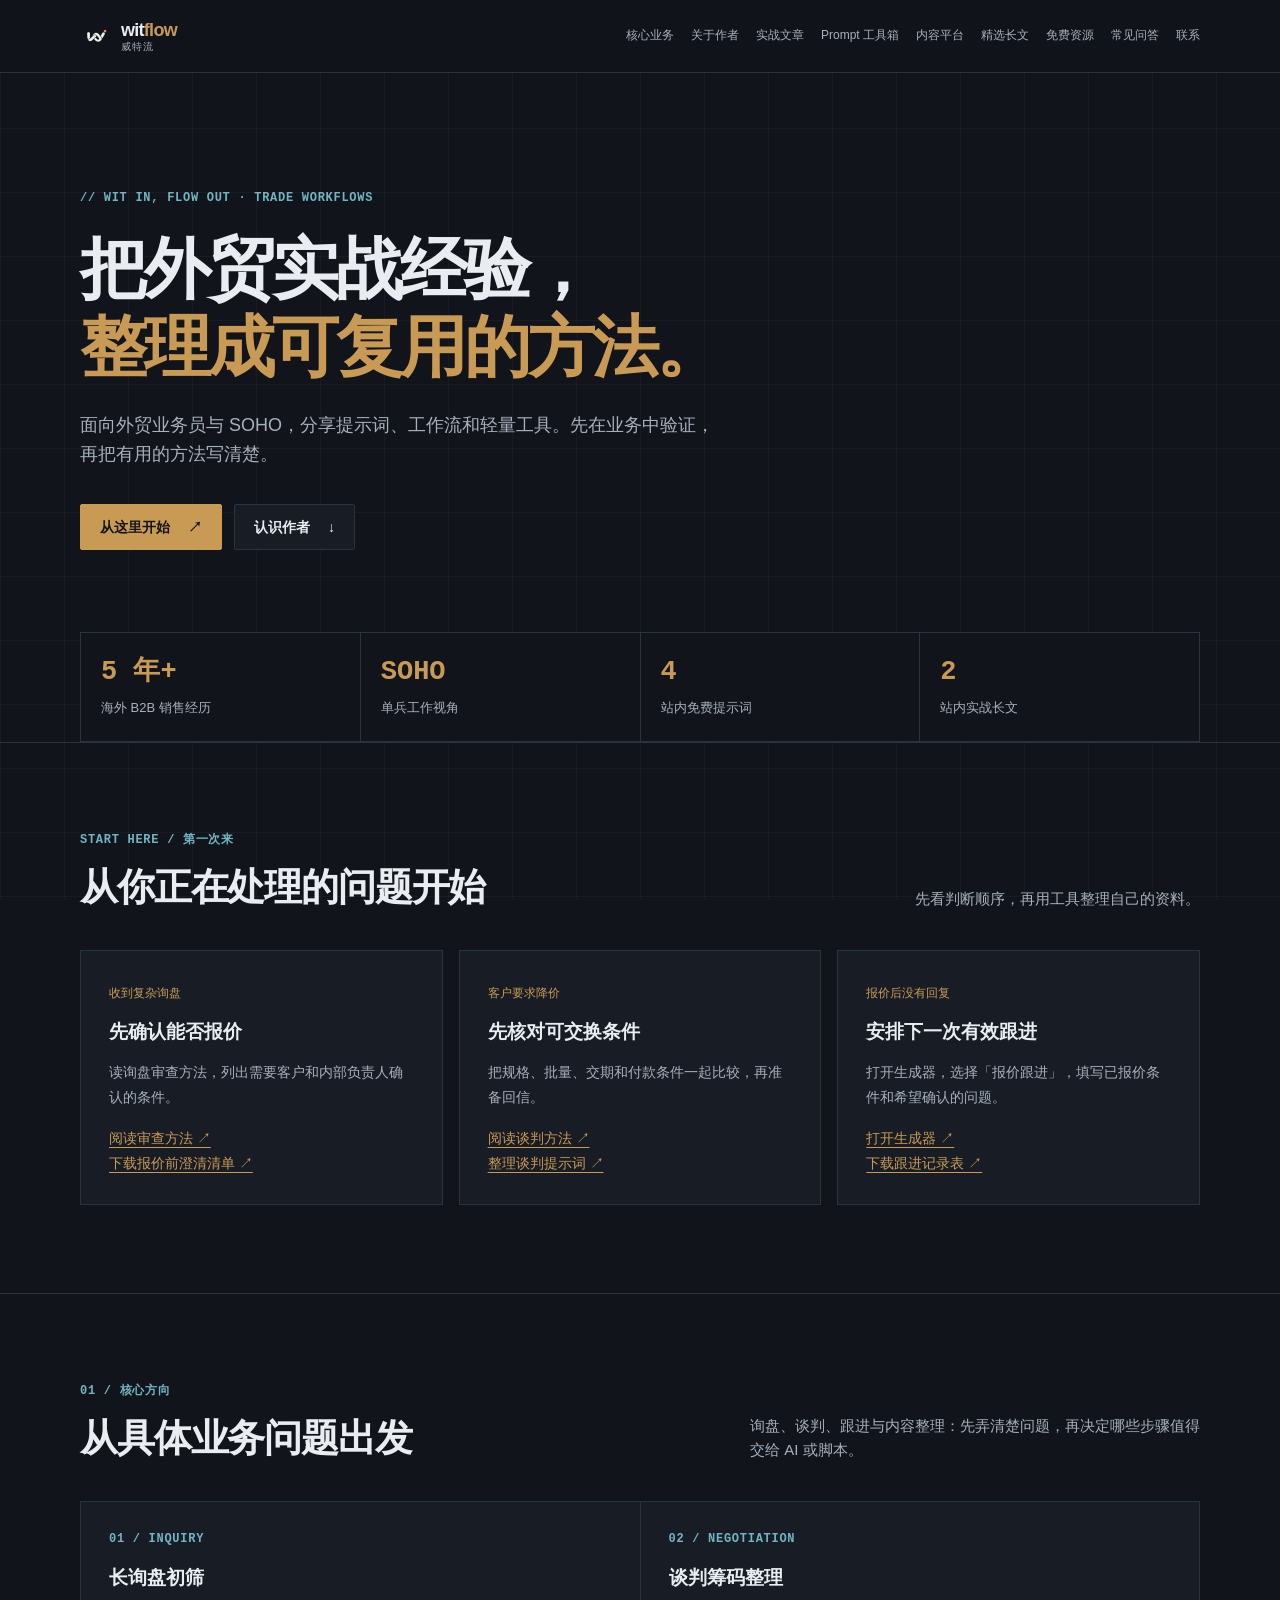
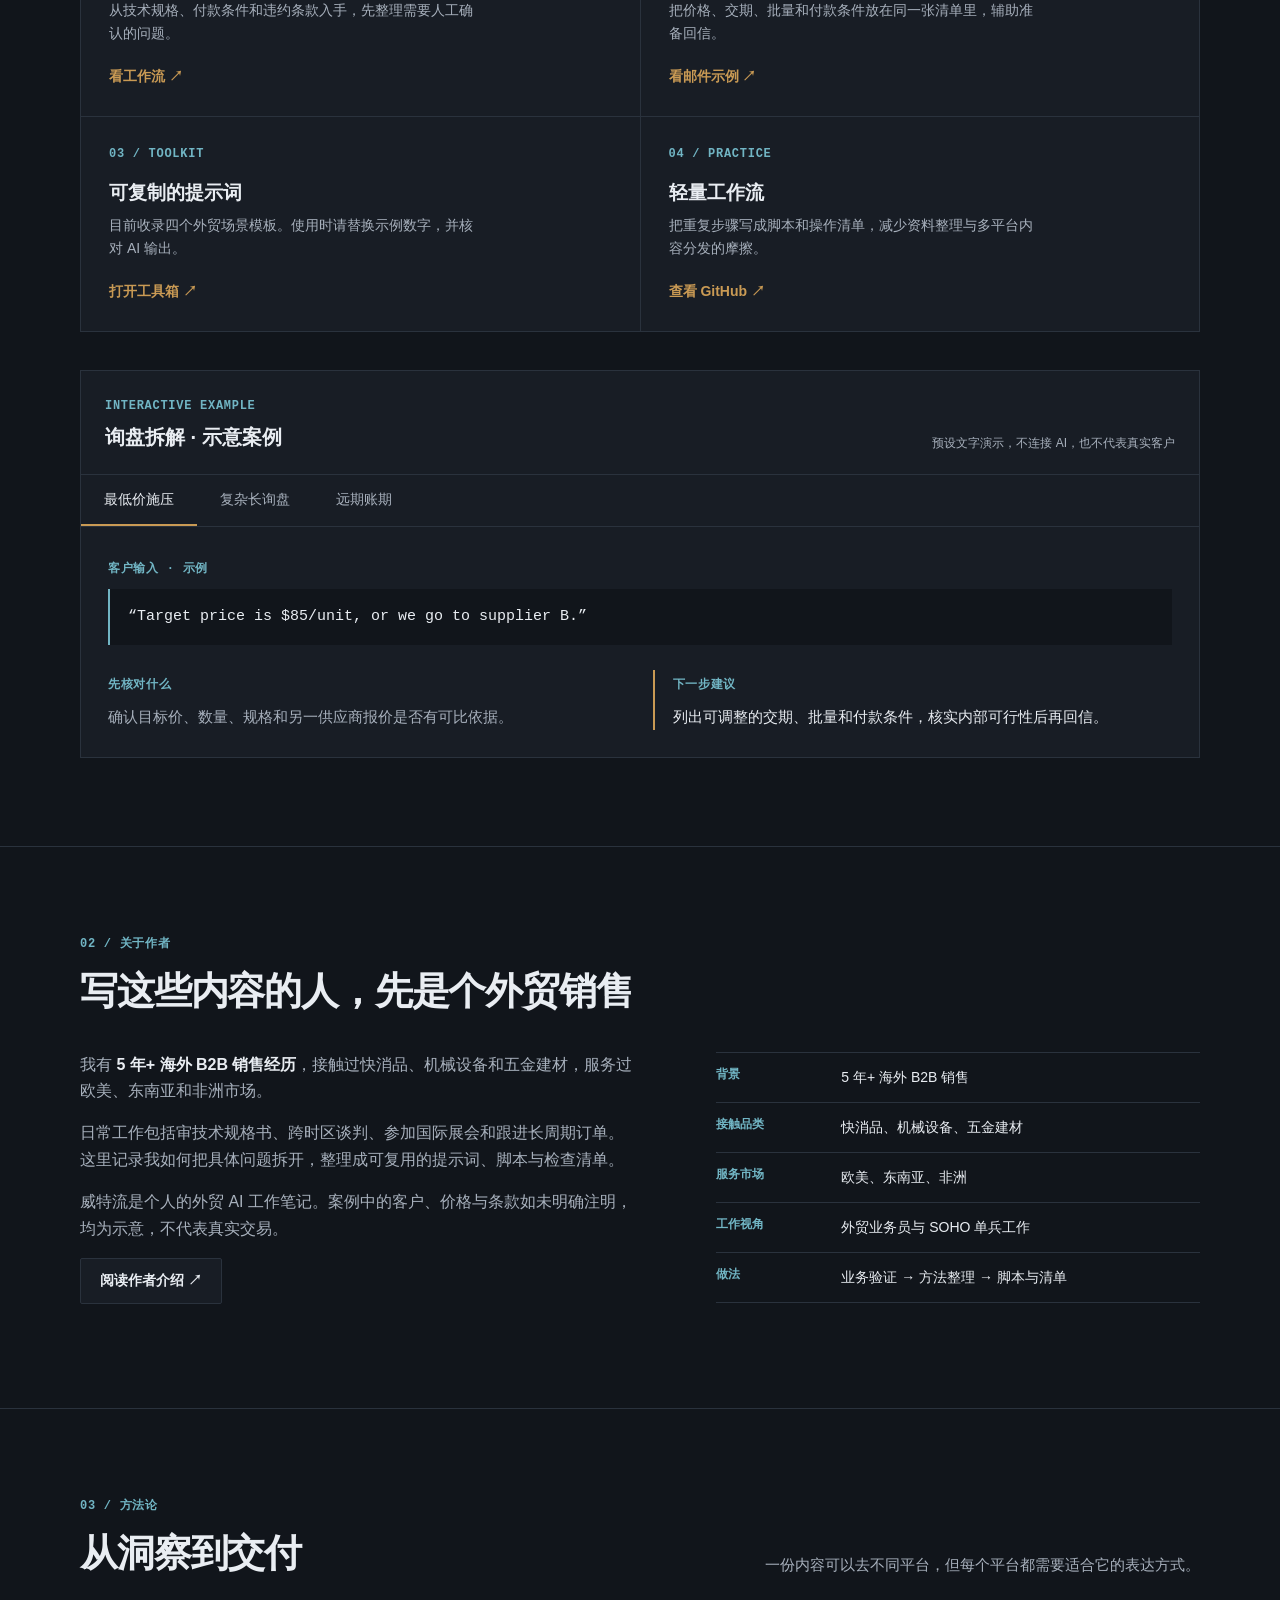
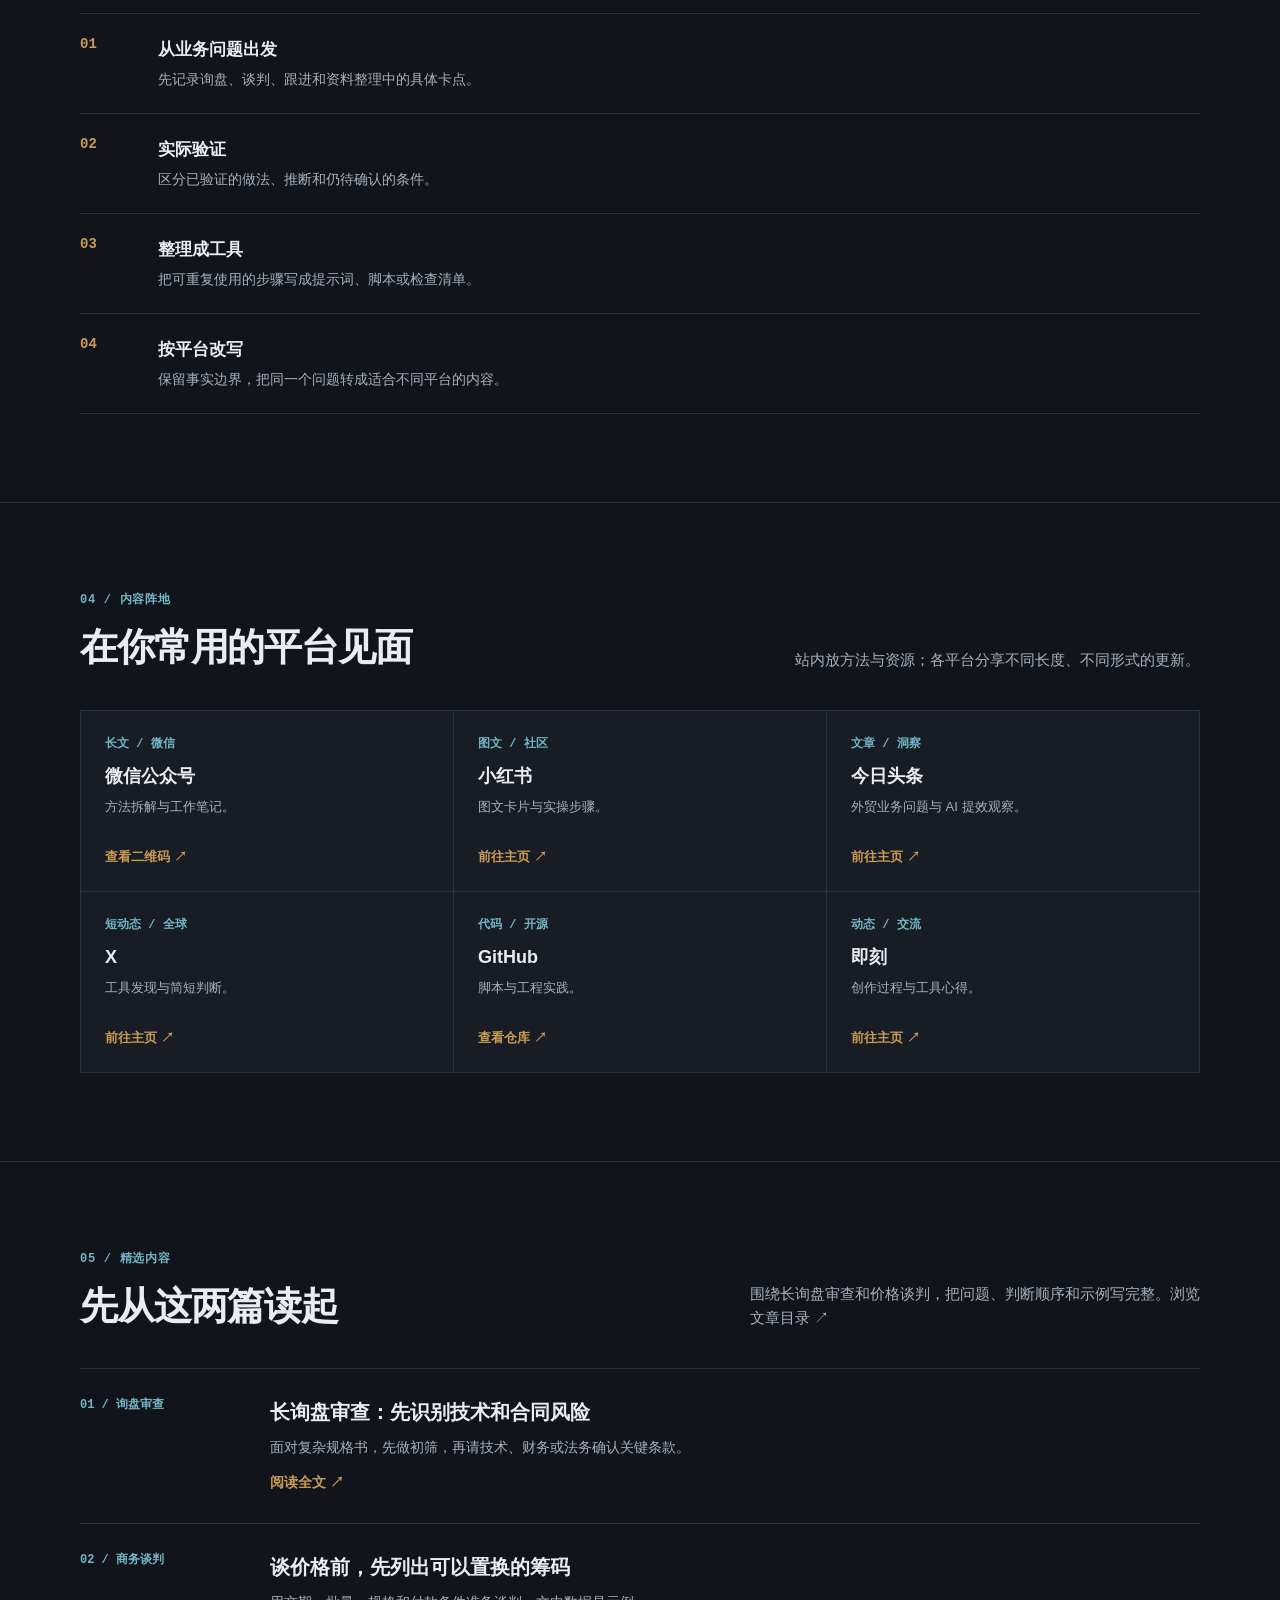
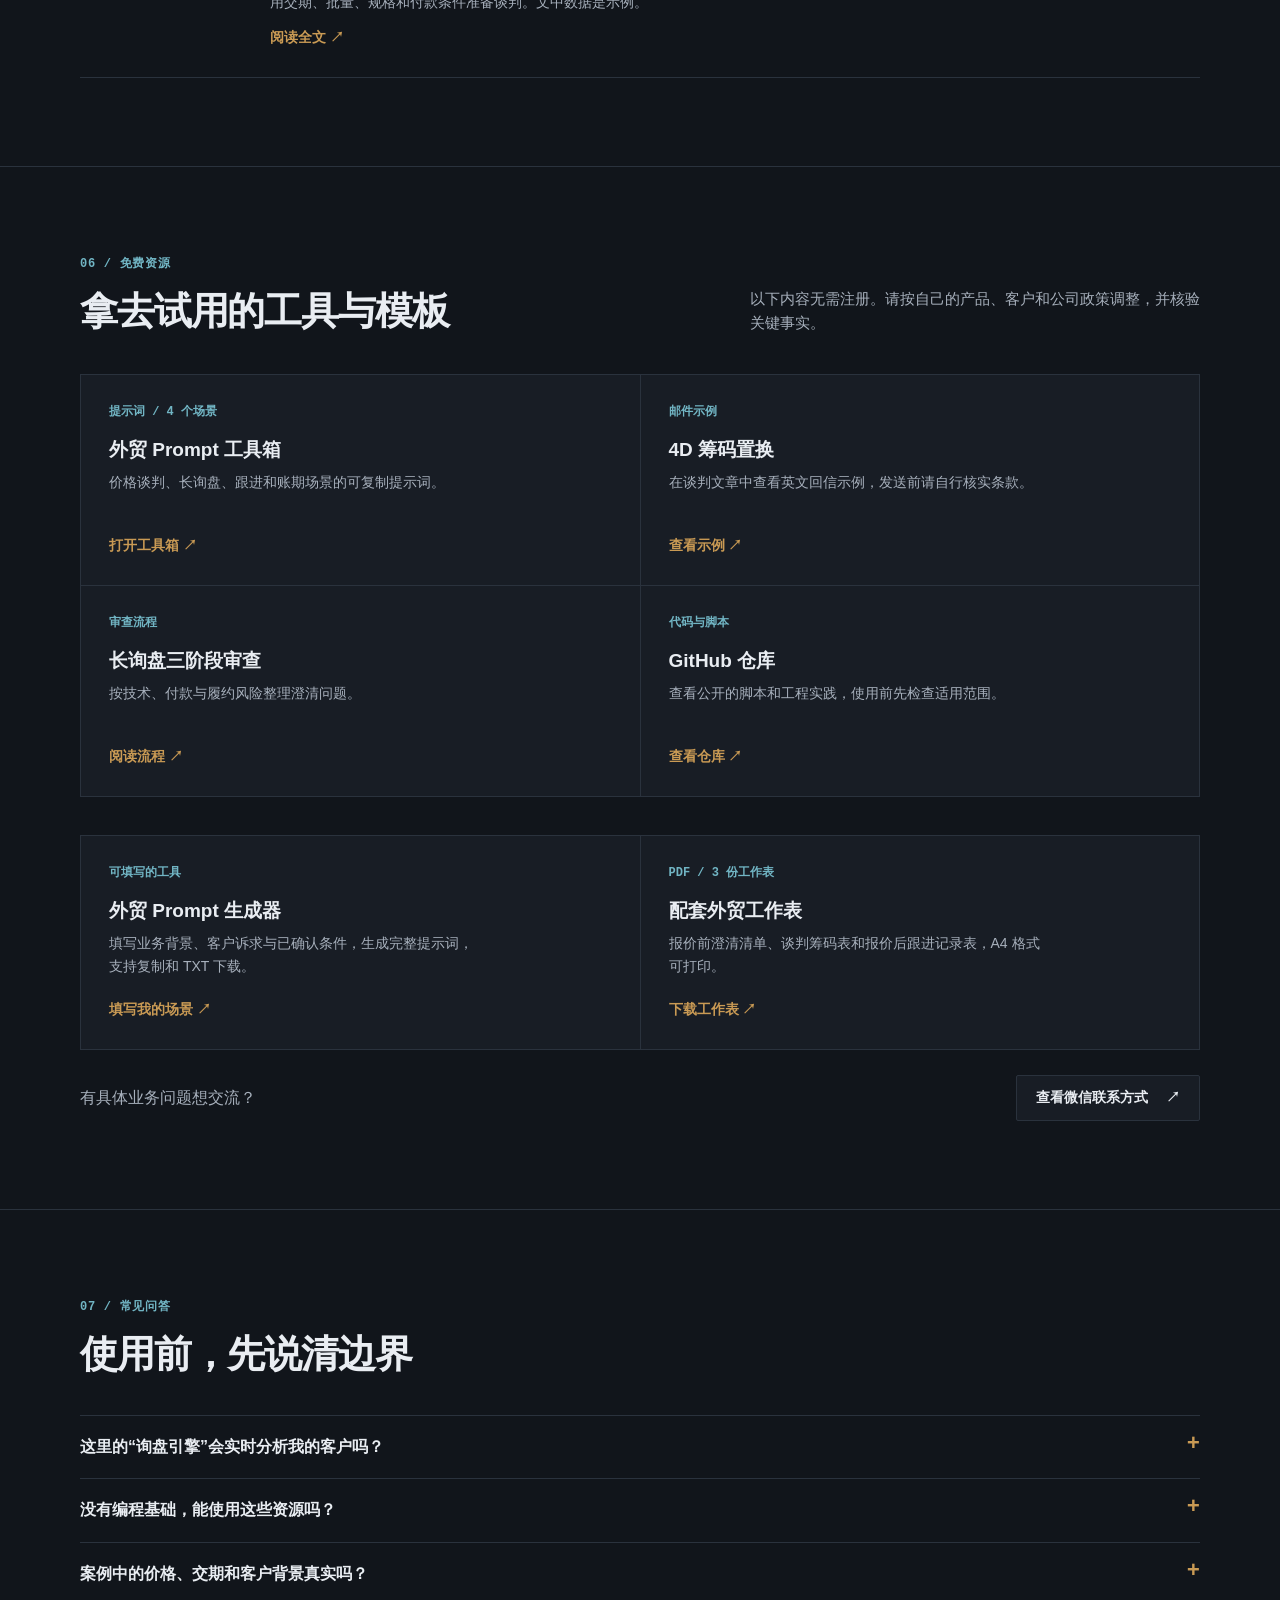
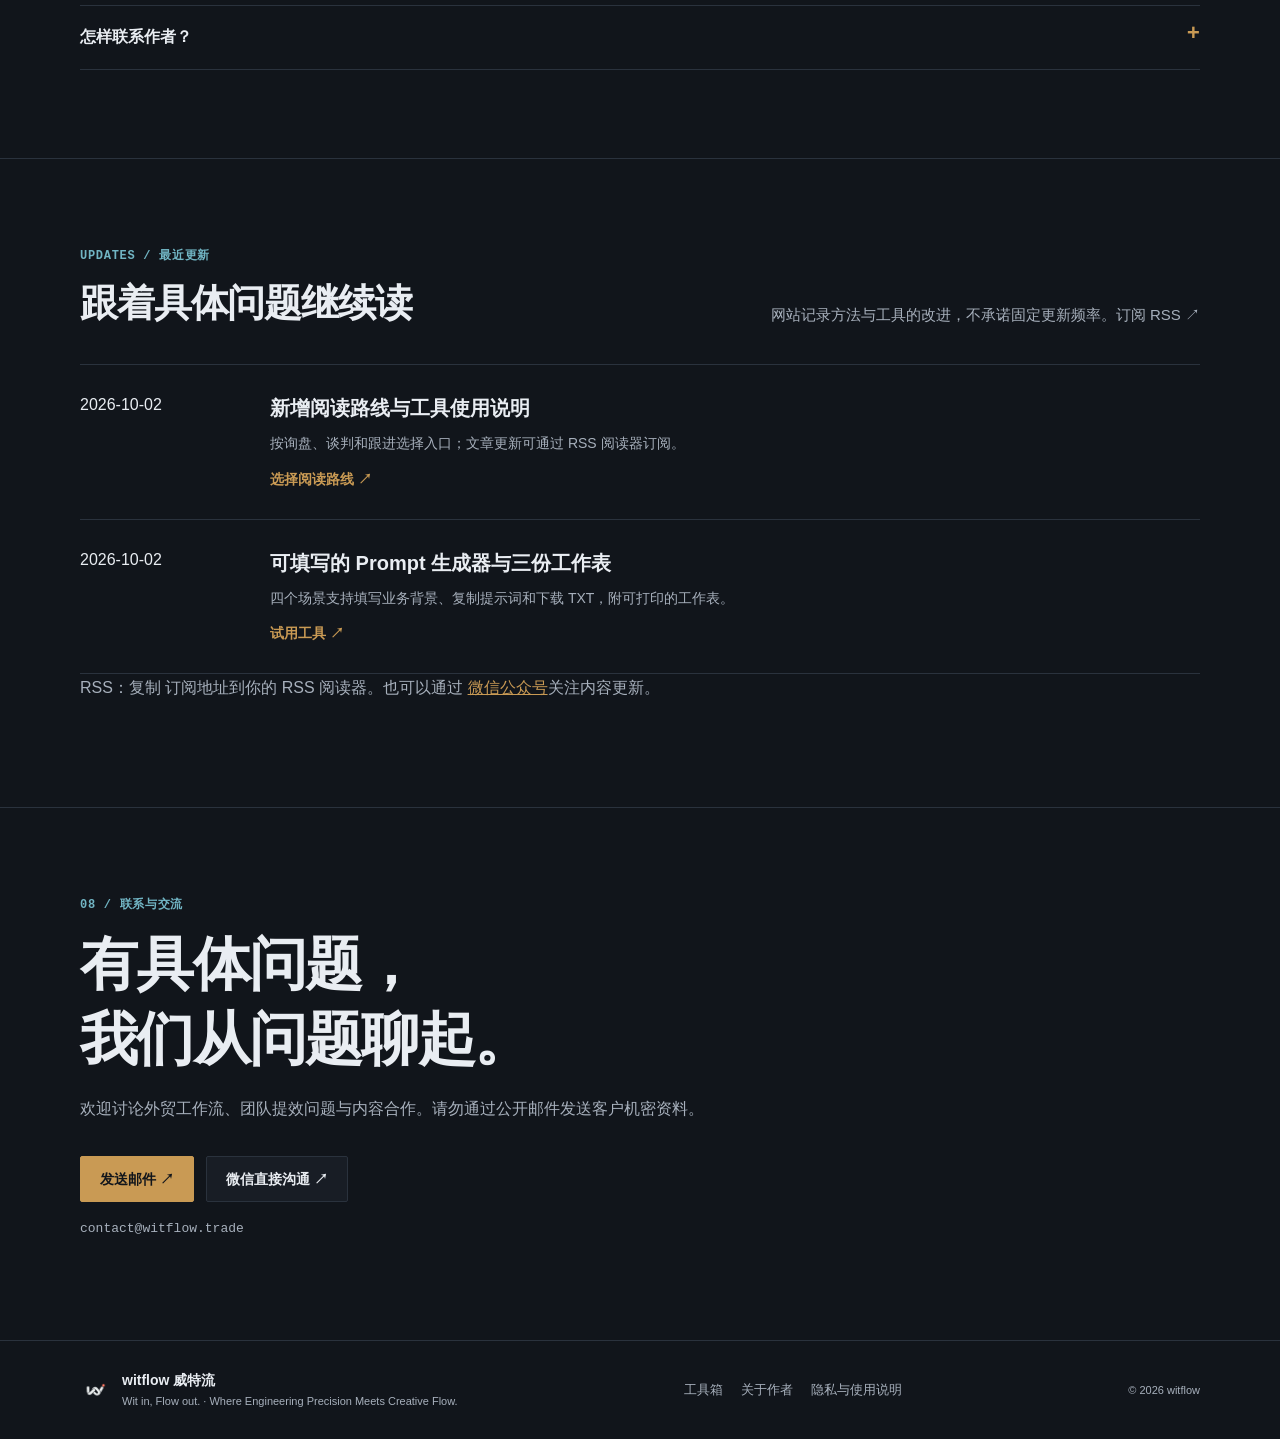
<file: index.html>
<!DOCTYPE html>
<html lang="zh-CN">
<head>
  <meta charset="UTF-8">
  <meta name="viewport" content="width=device-width, initial-scale=1, viewport-fit=cover">












  <link rel="icon" type="image/png" sizes="32x32" href="/assets/favicon-32.png">
  <link rel="icon" type="image/png" sizes="16x16" href="/assets/favicon-16.png">
  <link rel="apple-touch-icon" href="/assets/logo.png">
  <link rel="stylesheet" href="/homepage.css?v=1">

  <script src="/homepage.js?v=1" defer></script>

  <!-- GENERATED SEO START -->
  <link rel="alternate" type="application/rss+xml" title="witflow 实战文章" href="https://witflow.trade/feed.xml">
  <title>威特流 Witflow｜外贸 AI 工作流、提示词与实战笔记</title>
  <meta name="description" content="威特流记录海外 B2B 销售中的实际问题，分享外贸 AI 提示词、工作流与轻量工具。先在业务中验证，再整理成可复用的方法。">
  <link rel="canonical" href="https://witflow.trade/">
  <meta property="og:type" content="website">
  <meta property="og:site_name" content="witflow 威特流">
  <meta property="og:locale" content="zh_CN">
  <meta property="og:url" content="https://witflow.trade/">
  <meta property="og:title" content="威特流 Witflow｜外贸 AI 工作流、提示词与实战笔记">
  <meta property="og:description" content="威特流记录海外 B2B 销售中的实际问题，分享外贸 AI 提示词、工作流与轻量工具。先在业务中验证，再整理成可复用的方法。">
  <meta property="og:image" content="https://witflow.trade/assets/logo.png">
  <meta property="og:image:alt" content="witflow 威特流标志">
  <meta name="twitter:card" content="summary">
  <meta name="twitter:title" content="威特流 Witflow｜外贸 AI 工作流、提示词与实战笔记">
  <meta name="twitter:description" content="威特流记录海外 B2B 销售中的实际问题，分享外贸 AI 提示词、工作流与轻量工具。先在业务中验证，再整理成可复用的方法。">
  <meta name="twitter:image" content="https://witflow.trade/assets/logo.png">
  <script type="application/ld+json">{"@context": "https://schema.org", "@type": "WebSite", "name": "witflow 威特流", "url": "https://witflow.trade/", "description": "威特流记录海外 B2B 销售中的实际问题，分享外贸 AI 提示词、工作流与轻量工具。先在业务中验证，再整理成可复用的方法。", "inLanguage": "zh-CN", "alternateName": "Witflow"}</script>
  <!-- GENERATED SEO END -->
</head>
<body>
  <a class="skip-link" href="#main">跳到正文</a>
  <header class="site-header">
    <div class="wrap header-inner">
      <a class="brand" href="#top" aria-label="威特流，返回顶部">
        <img src="/assets/logo.png" alt="" width="32" height="32">
        <span>wit<span class="accent">flow</span><small>威特流</small></span>
      </a>
      <nav class="desktop-nav" aria-label="主导航">
        <a href="#core">核心业务</a><a href="/about">关于作者</a><a href="/articles/">实战文章</a>
        <a href="/tools">Prompt 工具箱</a><a href="#matrix">内容平台</a>
        <a href="#showcase">精选长文</a><a href="#resources">免费资源</a><a href="#faq">常见问答</a><a href="#contact">联系</a>
      </nav>
      <button class="menu-toggle" id="menu-toggle" type="button" aria-label="打开导航菜单" aria-controls="mobile-nav" aria-expanded="false"><span></span><span></span><span></span></button>
    </div>
    <nav class="mobile-nav" id="mobile-nav" aria-label="移动端导航" hidden>
      <a href="#core">核心业务</a><a href="/about">关于作者</a><a href="/articles/">实战文章</a>
      <a href="/tools">Prompt 工具箱</a><a href="#matrix">内容平台</a><a href="#showcase">精选长文</a>
      <a href="#resources">免费资源</a><a href="#faq">常见问答</a><a href="#contact">联系</a>
    </nav>
  </header>

  <main id="main">
    <section class="hero" id="top" aria-labelledby="hero-title">
      <div class="wrap">
        <p class="eyebrow">// WIT IN, FLOW OUT · TRADE WORKFLOWS</p>
        <h1 id="hero-title">把外贸实战经验，<br><em>整理成可复用的方法。</em></h1>
        <p class="hero-lede">面向外贸业务员与 SOHO，分享提示词、工作流和轻量工具。先在业务中验证，再把有用的方法写清楚。</p>
        <div class="hero-actions"><a class="button button-primary" href="#start">从这里开始 <span aria-hidden="true">↗</span></a><a class="button button-outline" href="#about">认识作者 <span aria-hidden="true">↓</span></a></div>
        <div class="stats" aria-label="网站概览">
          <div><strong>5 年+</strong><span>海外 B2B 销售经历</span></div>
          <div><strong>SOHO</strong><span>单兵工作视角</span></div>
          <div><strong>4</strong><span>站内免费提示词</span></div>
          <div><strong>2</strong><span>站内实战长文</span></div>
        </div>
      </div>
    </section>

    <section class="section" id="start" aria-labelledby="start-title"><div class="wrap">
      <p class="eyebrow">START HERE / 第一次来</p><div class="section-intro"><h2 id="start-title">从你正在处理的问题开始</h2><p>先看判断顺序，再用工具整理自己的资料。</p></div>
      <div class="start-grid">
        <article><span>收到复杂询盘</span><h3>先确认能否报价</h3><p>读询盘审查方法，列出需要客户和内部负责人确认的条件。</p><a href="/articles/01-long-inquiry-audit">阅读审查方法 ↗</a><p><a href="/prompt-builder#resources">下载报价前澄清清单 ↗</a></p></article>
        <article><span>客户要求降价</span><h3>先核对可交换条件</h3><p>把规格、批量、交期和付款条件一起比较，再准备回信。</p><a href="/articles/02-negotiation-chips">阅读谈判方法 ↗</a><p><a href="/prompt-builder">整理谈判提示词 ↗</a></p></article>
        <article><span>报价后没有回复</span><h3>安排下一次有效跟进</h3><p>打开生成器，选择「报价跟进」，填写已报价条件和希望确认的问题。</p><a href="/prompt-builder">打开生成器 ↗</a><p><a href="/prompt-builder#resources">下载跟进记录表 ↗</a></p></article>
      </div>
    </div></section>

    <section class="section" id="core" aria-labelledby="core-title">
      <div class="wrap">
        <p class="eyebrow">01 / 核心方向</p>
        <div class="section-intro"><h2 id="core-title">从具体业务问题出发</h2><p>询盘、谈判、跟进与内容整理：先弄清楚问题，再决定哪些步骤值得交给 AI 或脚本。</p></div>
        <div class="feature-grid">
          <article><span class="feature-number">01 / INQUIRY</span><h3>长询盘初筛</h3><p>从技术规格、付款条件和违约条款入手，先整理需要人工确认的问题。</p><a href="/articles/01-long-inquiry-audit">看工作流 <span aria-hidden="true">↗</span></a></article>
          <article><span class="feature-number">02 / NEGOTIATION</span><h3>谈判筹码整理</h3><p>把价格、交期、批量和付款条件放在同一张清单里，辅助准备回信。</p><a href="/articles/02-negotiation-chips">看邮件示例 <span aria-hidden="true">↗</span></a></article>
          <article><span class="feature-number">03 / TOOLKIT</span><h3>可复制的提示词</h3><p>目前收录四个外贸场景模板。使用时请替换示例数字，并核对 AI 输出。</p><a href="/tools">打开工具箱 <span aria-hidden="true">↗</span></a></article>
          <article><span class="feature-number">04 / PRACTICE</span><h3>轻量工作流</h3><p>把重复步骤写成脚本和操作清单，减少资料整理与多平台内容分发的摩擦。</p><a href="https://github.com/witflow2026" target="_blank" rel="noopener noreferrer">查看 GitHub <span aria-hidden="true">↗</span></a></article>
        </div>
        <div class="demo" aria-labelledby="demo-title">
          <div class="demo-heading"><div><span class="eyebrow">INTERACTIVE EXAMPLE</span><h3 id="demo-title">询盘拆解 · 示意案例</h3></div><span class="demo-note">预设文字演示，不连接 AI，也不代表真实客户</span></div>
          <div class="demo-tabs" role="tablist" aria-label="选择询盘示意场景">
            <button id="case-tab-0" class="demo-tab" type="button" role="tab" aria-selected="true" aria-controls="case-panel" tabindex="0" data-case="0">最低价施压</button>
            <button id="case-tab-1" class="demo-tab" type="button" role="tab" aria-selected="false" aria-controls="case-panel" tabindex="-1" data-case="1">复杂长询盘</button>
            <button id="case-tab-2" class="demo-tab" type="button" role="tab" aria-selected="false" aria-controls="case-panel" tabindex="-1" data-case="2">远期账期</button>
          </div>
          <div class="demo-panel" id="case-panel" role="tabpanel" aria-labelledby="case-tab-0" tabindex="0">
            <div><span class="field-label">客户输入 · 示例</span><p class="demo-quote" id="case-input">“Target price is $85/unit, or we go to supplier B.”</p></div>
            <div><span class="field-label">先核对什么</span><p id="case-check">确认目标价、数量、规格和另一供应商报价是否有可比依据。</p></div>
            <div class="demo-decision"><span class="field-label">下一步建议</span><p id="case-action">列出可调整的交期、批量和付款条件，核实内部可行性后再回信。</p></div>
          </div>
        </div>
      </div>
    </section>

    <section class="section" id="about" aria-labelledby="about-title"><div class="wrap">
      <p class="eyebrow">02 / 关于作者</p><h2 id="about-title">写这些内容的人，先是个外贸销售</h2>
      <div class="about-grid"><div class="about-copy"><p>我有 <strong>5 年+ 海外 B2B 销售经历</strong>，接触过快消品、机械设备和五金建材，服务过欧美、东南亚和非洲市场。</p><p>日常工作包括审技术规格书、跨时区谈判、参加国际展会和跟进长周期订单。这里记录我如何把具体问题拆开，整理成可复用的提示词、脚本与检查清单。</p><p>威特流是个人的外贸 AI 工作笔记。案例中的客户、价格与条款如未明确注明，均为示意，不代表真实交易。</p><p><a class="button button-outline" href="/about">阅读作者介绍 ↗</a></p></div>
      <dl class="fact-list"><div><dt>背景</dt><dd>5 年+ 海外 B2B 销售</dd></div><div><dt>接触品类</dt><dd>快消品、机械设备、五金建材</dd></div><div><dt>服务市场</dt><dd>欧美、东南亚、非洲</dd></div><div><dt>工作视角</dt><dd>外贸业务员与 SOHO 单兵工作</dd></div><div><dt>做法</dt><dd>业务验证 → 方法整理 → 脚本与清单</dd></div></dl></div>
    </div></section>

    <section class="section" id="method" aria-labelledby="method-title"><div class="wrap">
      <p class="eyebrow">03 / 方法论</p><div class="section-intro"><h2 id="method-title">从洞察到交付</h2><p>一份内容可以去不同平台，但每个平台都需要适合它的表达方式。</p></div>
      <ol class="method-list"><li><span>01</span><div><h3>从业务问题出发</h3><p>先记录询盘、谈判、跟进和资料整理中的具体卡点。</p></div></li><li><span>02</span><div><h3>实际验证</h3><p>区分已验证的做法、推断和仍待确认的条件。</p></div></li><li><span>03</span><div><h3>整理成工具</h3><p>把可重复使用的步骤写成提示词、脚本或检查清单。</p></div></li><li><span>04</span><div><h3>按平台改写</h3><p>保留事实边界，把同一个问题转成适合不同平台的内容。</p></div></li></ol>
    </div></section>

    <section class="section" id="matrix" aria-labelledby="matrix-title"><div class="wrap">
      <p class="eyebrow">04 / 内容阵地</p><div class="section-intro"><h2 id="matrix-title">在你常用的平台见面</h2><p>站内放方法与资源；各平台分享不同长度、不同形式的更新。</p></div>
      <div class="platform-grid">
        <div class="platform-card"><span>长文 / 微信</span><h3>微信公众号</h3><p>方法拆解与工作笔记。</p><button class="text-action qr-trigger" type="button">查看二维码 <span aria-hidden="true">↗</span></button></div>
        <a class="platform-card" href="https://www.xiaohongshu.com/user/profile/63c7acd70000000026010fc0" target="_blank" rel="noopener noreferrer"><span>图文 / 社区</span><h3>小红书</h3><p>图文卡片与实操步骤。</p><b>前往主页 ↗</b></a>
        <a class="platform-card" href="https://www.toutiao.com/c/user/token/CiyQLXFSPxvnW2S6nI90jooI-JXR-fX4o1oVY1OlZ1WLgP4PCgXgTorA4TUB5BpJCjwAAAAAAAAAAAAAUObbMn04lYPIkXTFLZGPlVncFvExhrnkIFIk7dBWNzImAlkGyNlDbQw3P1ZI33EZMBEQxKWcDhjDxYPqBCIBA-oT3dc=/" target="_blank" rel="noopener noreferrer"><span>文章 / 洞察</span><h3>今日头条</h3><p>外贸业务问题与 AI 提效观察。</p><b>前往主页 ↗</b></a>
        <a class="platform-card" href="https://x.com/1ngN4" target="_blank" rel="noopener noreferrer"><span>短动态 / 全球</span><h3>X</h3><p>工具发现与简短判断。</p><b>前往主页 ↗</b></a>
        <a class="platform-card" href="https://github.com/witflow2026" target="_blank" rel="noopener noreferrer"><span>代码 / 开源</span><h3>GitHub</h3><p>脚本与工程实践。</p><b>查看仓库 ↗</b></a>
        <a class="platform-card" href="https://web.okjike.com/u/8E9A13FF-F097-4EDF-B161-416586598E4A" target="_blank" rel="noopener noreferrer"><span>动态 / 交流</span><h3>即刻</h3><p>创作过程与工具心得。</p><b>前往主页 ↗</b></a>
      </div>
    </div></section>

    <section class="section" id="showcase" aria-labelledby="showcase-title"><div class="wrap">
      <p class="eyebrow">05 / 精选内容</p><div class="section-intro"><h2 id="showcase-title">先从这两篇读起</h2><p>围绕长询盘审查和价格谈判，把问题、判断顺序和示例写完整。<a href="/articles/">浏览文章目录 ↗</a></p></div>
      <div class="article-list"><article><span>01 / 询盘审查</span><div><h3>长询盘审查：先识别技术和合同风险</h3><p>面对复杂规格书，先做初筛，再请技术、财务或法务确认关键条款。</p><a href="/articles/01-long-inquiry-audit">阅读全文 ↗</a></div></article><article><span>02 / 商务谈判</span><div><h3>谈价格前，先列出可以置换的筹码</h3><p>用交期、批量、规格和付款条件准备谈判。文中数据是示例。</p><a href="/articles/02-negotiation-chips">阅读全文 ↗</a></div></article></div>
    </div></section>

    <section class="section" id="resources" aria-labelledby="resources-title"><div class="wrap">
      <p class="eyebrow">06 / 免费资源</p><div class="section-intro"><h2 id="resources-title">拿去试用的工具与模板</h2><p>以下内容无需注册。请按自己的产品、客户和公司政策调整，并核验关键事实。</p></div>
      <div class="resource-grid"><a href="/tools"><span>提示词 / 4 个场景</span><h3>外贸 Prompt 工具箱</h3><p>价格谈判、长询盘、跟进和账期场景的可复制提示词。</p><b>打开工具箱 ↗</b></a><a href="/articles/02-negotiation-chips"><span>邮件示例</span><h3>4D 筹码置换</h3><p>在谈判文章中查看英文回信示例，发送前请自行核实条款。</p><b>查看示例 ↗</b></a><a href="/articles/01-long-inquiry-audit"><span>审查流程</span><h3>长询盘三阶段审查</h3><p>按技术、付款与履约风险整理澄清问题。</p><b>阅读流程 ↗</b></a><a href="https://github.com/witflow2026" target="_blank" rel="noopener noreferrer"><span>代码与脚本</span><h3>GitHub 仓库</h3><p>查看公开的脚本和工程实践，使用前先检查适用范围。</p><b>查看仓库 ↗</b></a></div>
      <div class="resource-grid"><a href="/prompt-builder"><span>可填写的工具</span><h3>外贸 Prompt 生成器</h3><p>填写业务背景、客户诉求与已确认条件，生成完整提示词，支持复制和 TXT 下载。</p><b>填写我的场景 ↗</b></a><a href="/prompt-builder#resources"><span>PDF / 3 份工作表</span><h3>配套外贸工作表</h3><p>报价前澄清清单、谈判筹码表和报价后跟进记录表，A4 格式可打印。</p><b>下载工作表 ↗</b></a></div><div class="resource-cta"><p>有具体业务问题想交流？</p><button class="button button-outline qr-trigger" type="button">查看微信联系方式 <span aria-hidden="true">↗</span></button></div>
    </div></section>

    <section class="section" id="faq" aria-labelledby="faq-title"><div class="wrap">
      <p class="eyebrow">07 / 常见问答</p><h2 id="faq-title">使用前，先说清边界</h2>
      <div class="faq-list"><details><summary>这里的“询盘引擎”会实时分析我的客户吗？</summary><p>不会。首页是三组预设示意案例，不接收或处理客户资料。处理真实询盘时，请先检查保密要求，并由业务、技术和财务人员复核结论。</p></details><details><summary>没有编程基础，能使用这些资源吗？</summary><p>提示词可以直接复制、替换示例信息后试用。脚本通常需要一定配置；请先阅读说明，不确定时不要直接处理客户或公司数据。</p></details><details><summary>案例中的价格、交期和客户背景真实吗？</summary><p>未特别注明的演示数据均为示意。它们用于解释判断顺序，不是报价、交付或付款承诺。</p></details><details><summary>怎样联系作者？</summary><p>可以使用下方邮箱，或打开微信二维码。请简要说明你的业务场景和希望讨论的问题。</p></details></div>
    </div></section>

    <section class="section" id="updates" aria-labelledby="updates-title"><div class="wrap">
      <p class="eyebrow">UPDATES / 最近更新</p><div class="section-intro"><h2 id="updates-title">跟着具体问题继续读</h2><p>网站记录方法与工具的改进，不承诺固定更新频率。<a href="/feed.xml">订阅 RSS ↗</a></p></div>
      <div class="article-list"><article><time datetime="2026-10-02">2026-10-02</time><div><h3>新增阅读路线与工具使用说明</h3><p>按询盘、谈判和跟进选择入口；文章更新可通过 RSS 阅读器订阅。</p><a href="#start">选择阅读路线 ↗</a></div></article><article><time datetime="2026-10-02">2026-10-02</time><div><h3>可填写的 Prompt 生成器与三份工作表</h3><p>四个场景支持填写业务背景、复制提示词和下载 TXT，附可打印的工作表。</p><a href="/prompt-builder">试用工具 ↗</a></div></article></div>
      <p class="updates-note">RSS：复制 <a href="/feed.xml">订阅地址</a>到你的 RSS 阅读器。也可以通过 <button class="quiet-link qr-trigger" type="button">微信公众号</button>关注内容更新。</p>
    </div></section>

    <section class="section contact" id="contact" aria-labelledby="contact-title"><div class="wrap">
      <p class="eyebrow">08 / 联系与交流</p><h2 id="contact-title">有具体问题，<br>我们从问题聊起。</h2><p>欢迎讨论外贸工作流、团队提效问题与内容合作。请勿通过公开邮件发送客户机密资料。</p>
      <div class="contact-actions"><a class="button button-primary" href="mailto:contact@witflow.trade?subject=Witflow%20官网交流">发送邮件 ↗</a><button class="button button-outline qr-trigger" type="button">微信直接沟通 ↗</button></div>
      <p class="contact-email"><a href="mailto:contact@witflow.trade">contact@witflow.trade</a></p>
    </div></section>
  </main>

  <footer class="site-footer"><div class="wrap footer-inner"><div class="footer-brand"><img src="/assets/logo.png" alt="" width="30" height="30"><div><strong>witflow 威特流</strong><small>Wit in, Flow out. · Where Engineering Precision Meets Creative Flow.</small></div></div><div class="footer-links"><a href="/tools">工具箱</a><a href="/about">关于作者</a><a href="/privacy">隐私与使用说明</a></div><small>© 2026 witflow</small></div></footer>

  <div class="modal" id="wechat-modal" role="dialog" aria-modal="true" aria-labelledby="wechat-title" hidden><div class="modal-backdrop" data-close-modal></div><div class="modal-box"><button class="modal-close" type="button" aria-label="关闭微信联系方式" data-close-modal>×</button><p class="eyebrow">CONTACT / WECHAT</p><h2 id="wechat-title">微信联系威特流</h2><p>扫码关注公众号，或添加个人微信交流。</p><div class="qr-grid"><figure><img src="/assets/qr-wechat-official.jpg" alt="威特流公众号二维码" width="160" height="160"><figcaption>微信公众号</figcaption></figure><figure><img src="/assets/qr-wechat-personal.jpg" alt="个人微信二维码" width="160" height="160"><figcaption>个人微信</figcaption></figure></div><div class="wechat-id"><span>微信号：<strong>wit_flow</strong></span><button id="copy-wechat" type="button">复制微信号</button></div><p class="copy-status" id="copy-status" role="status" aria-live="polite"></p></div></div>
</body>
</html>
</file>
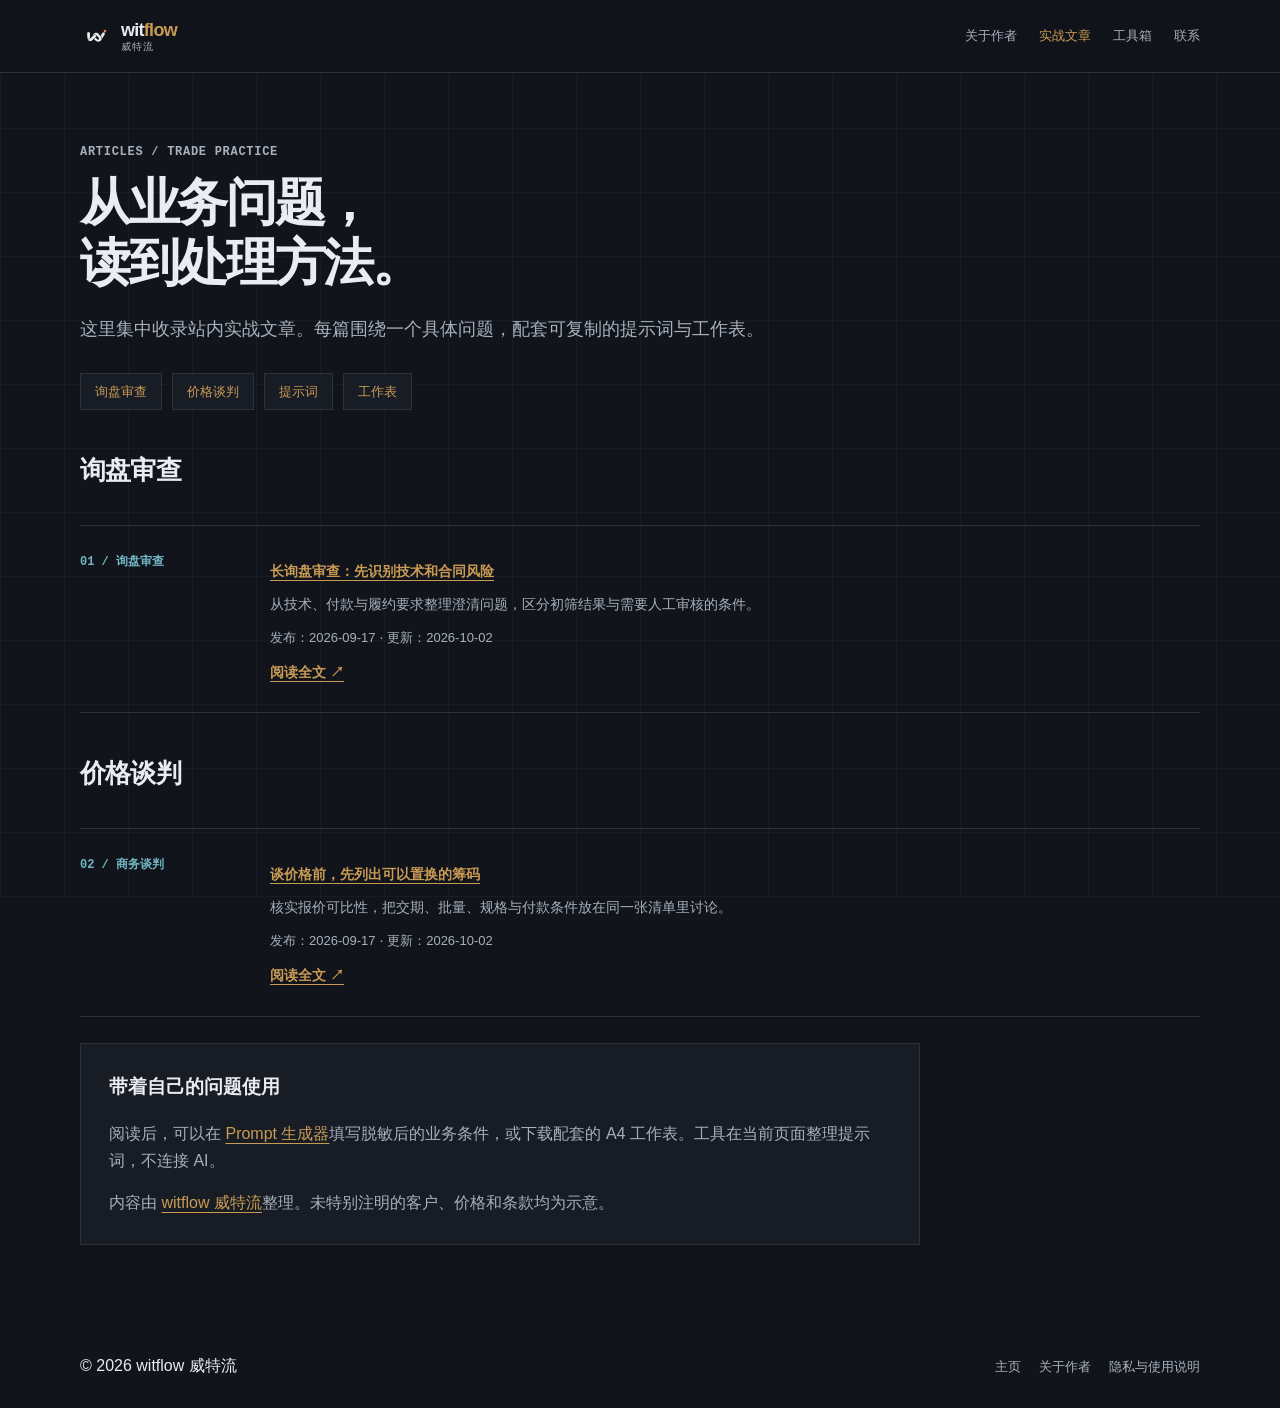
<file: articles/index.html>
<!doctype html>
<html lang="zh-CN">
<head>
  <meta charset="utf-8">
  <meta name="viewport" content="width=device-width,initial-scale=1">

  <link rel="icon" href="/assets/favicon-32.png">
  <link rel="stylesheet" href="/homepage.css?v=1">
  <link rel="stylesheet" href="/content-pages.css?v=1">

  <!-- GENERATED SEO START -->
  <link rel="alternate" type="application/rss+xml" title="witflow 实战文章" href="https://witflow.trade/feed.xml">
  <title>外贸实战文章与工作笔记 · witflow 威特流</title>
  <meta name="description" content="按业务问题阅读威特流的外贸实战文章：长询盘审查、价格谈判，以及可配套使用的提示词和工作表。">
  <link rel="canonical" href="https://witflow.trade/articles/">
  <meta property="og:type" content="website">
  <meta property="og:site_name" content="witflow 威特流">
  <meta property="og:locale" content="zh_CN">
  <meta property="og:url" content="https://witflow.trade/articles/">
  <meta property="og:title" content="外贸实战文章与工作笔记 · witflow 威特流">
  <meta property="og:description" content="按业务问题阅读威特流的外贸实战文章：长询盘审查、价格谈判，以及可配套使用的提示词和工作表。">
  <meta property="og:image" content="https://witflow.trade/assets/logo.png">
  <meta property="og:image:alt" content="witflow 威特流标志">
  <meta name="twitter:card" content="summary">
  <meta name="twitter:title" content="外贸实战文章与工作笔记 · witflow 威特流">
  <meta name="twitter:description" content="按业务问题阅读威特流的外贸实战文章：长询盘审查、价格谈判，以及可配套使用的提示词和工作表。">
  <meta name="twitter:image" content="https://witflow.trade/assets/logo.png">
  <script type="application/ld+json">{"@context": "https://schema.org", "@type": "CollectionPage", "name": "外贸实战文章与工作笔记 · witflow 威特流", "url": "https://witflow.trade/articles/", "description": "按业务问题阅读威特流的外贸实战文章：长询盘审查、价格谈判，以及可配套使用的提示词和工作表。", "inLanguage": "zh-CN", "hasPart": [{"@type": "Article", "headline": "长询盘审查：先识别技术和合同风险", "url": "https://witflow.trade/articles/01-long-inquiry-audit"}, {"@type": "Article", "headline": "谈价格前，先列出可以置换的筹码", "url": "https://witflow.trade/articles/02-negotiation-chips"}]}</script>
  <!-- GENERATED SEO END -->
</head>
<body>
  <a class="skip-link" href="#main">跳到正文</a>
  <header class="site-header"><div class="wrap header-inner">
    <a class="brand" href="/" aria-label="witflow 威特流主页"><img src="/assets/logo.png" alt="" width="32" height="32"><span>wit<span class="accent">flow</span><small>威特流</small></span></a>
    <nav class="page-nav" aria-label="主导航"><a href="/about">关于作者</a><a href="/articles/" aria-current="page">实战文章</a><a href="/tools">工具箱</a><a href="/#contact">联系</a></nav>
  </div></header>
  <main id="main" class="wrap content-main">
    <p class="eyebrow">ARTICLES / TRADE PRACTICE</p>
    <h1>从业务问题，<br>读到处理方法。</h1>
    <p class="content-lede">这里集中收录站内实战文章。每篇围绕一个具体问题，配套可复制的提示词与工作表。</p>
    <nav class="category-links" aria-label="按业务场景阅读"><a href="#inquiry">询盘审查</a><a href="#negotiation">价格谈判</a><a href="/tools">提示词</a><a href="/prompt-builder#resources">工作表</a></nav>
    <section id="inquiry" aria-labelledby="inquiry-title"><h2 id="inquiry-title">询盘审查</h2><div class="article-list"><article><span>01 / 询盘审查</span><div><h3><a href="/articles/01-long-inquiry-audit">长询盘审查：先识别技术和合同风险</a></h3><p>从技术、付款与履约要求整理澄清问题，区分初筛结果与需要人工审核的条件。</p><p><time datetime="2026-09-17">发布：2026-09-17</time> · <time datetime="2026-10-02">更新：2026-10-02</time></p><a href="/articles/01-long-inquiry-audit">阅读全文 ↗</a></div></article></div></section>
    <section id="negotiation" aria-labelledby="negotiation-title"><h2 id="negotiation-title">价格谈判</h2><div class="article-list"><article><span>02 / 商务谈判</span><div><h3><a href="/articles/02-negotiation-chips">谈价格前，先列出可以置换的筹码</a></h3><p>核实报价可比性，把交期、批量、规格与付款条件放在同一张清单里讨论。</p><p><time datetime="2026-09-17">发布：2026-09-17</time> · <time datetime="2026-10-02">更新：2026-10-02</time></p><a href="/articles/02-negotiation-chips">阅读全文 ↗</a></div></article></div></section>
    <div class="content-box"><h3>带着自己的问题使用</h3><p>阅读后，可以在 <a href="/prompt-builder">Prompt 生成器</a>填写脱敏后的业务条件，或下载配套的 A4 工作表。工具在当前页面整理提示词，不连接 AI。</p><p>内容由 <a href="/about">witflow 威特流</a>整理。未特别注明的客户、价格和条款均为示意。</p></div>
</main>
  <footer class="site-footer"><div class="wrap footer-inner"><span>© 2026 witflow 威特流</span><nav class="footer-links" aria-label="页脚导航"><a href="/">主页</a><a href="/about">关于作者</a><a href="/privacy">隐私与使用说明</a></nav></div></footer>
</body>
</html>
</file>
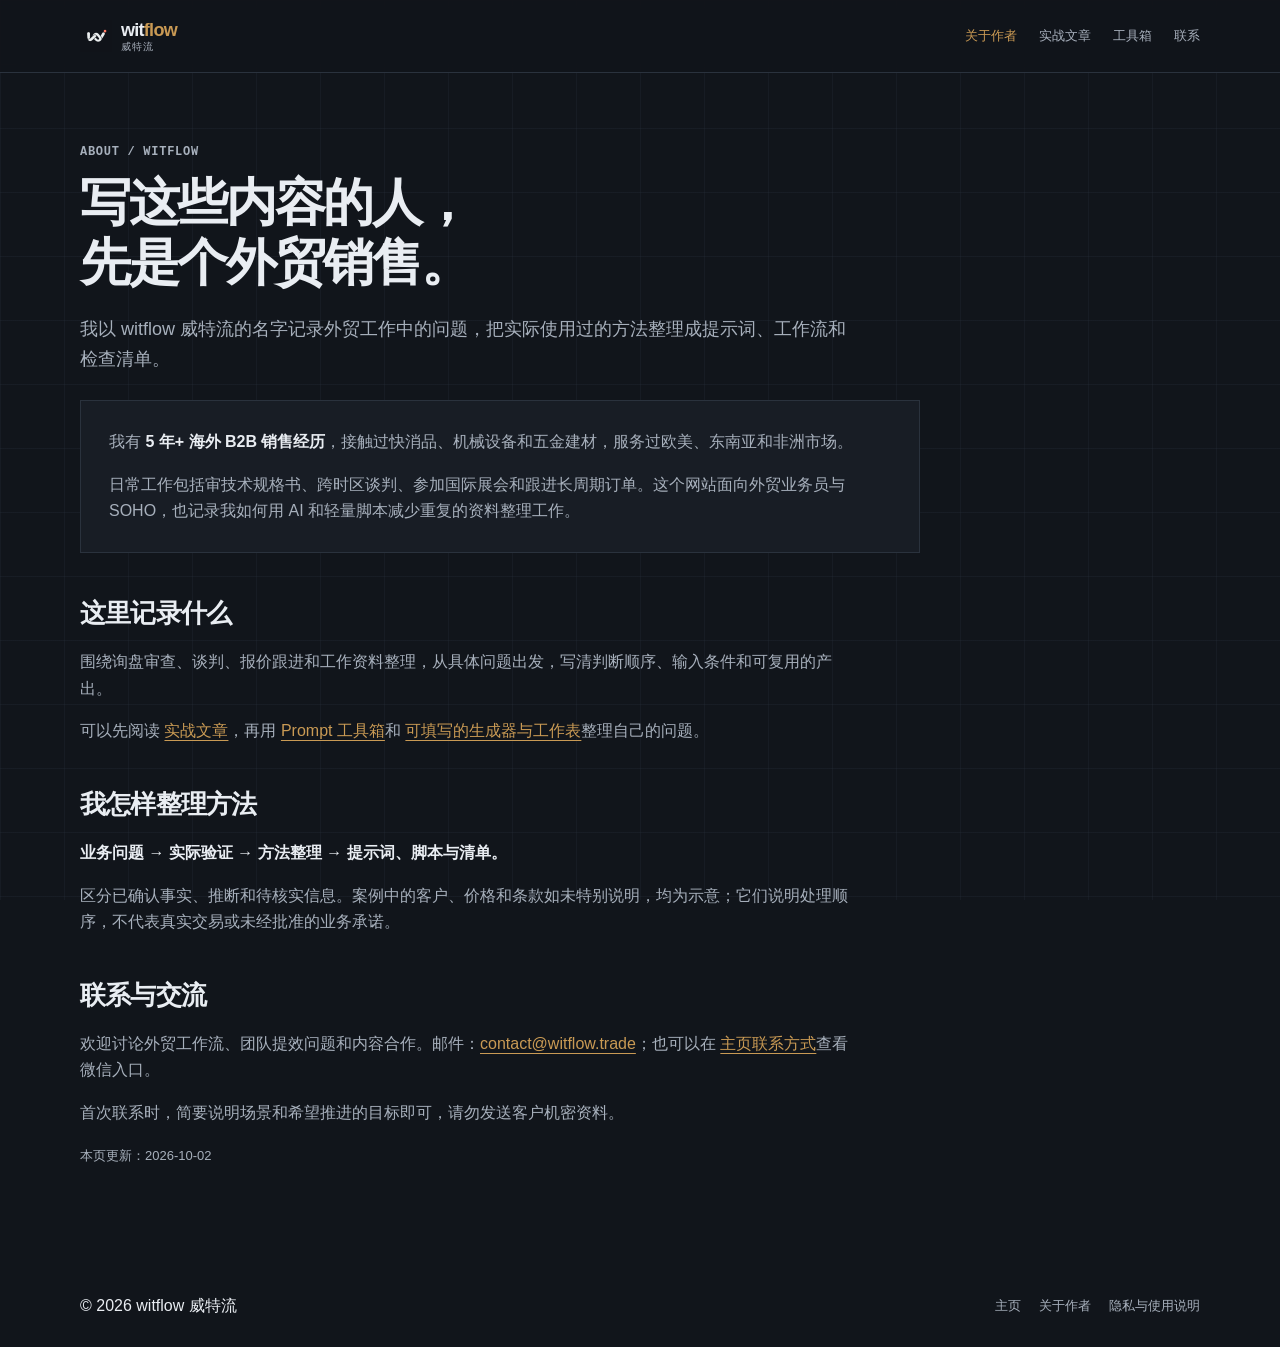
<file: about.html>
<!doctype html>
<html lang="zh-CN">
<head>
  <meta charset="utf-8">
  <meta name="viewport" content="width=device-width,initial-scale=1">

  <link rel="icon" href="/assets/favicon-32.png">
  <link rel="stylesheet" href="/homepage.css?v=1">
  <link rel="stylesheet" href="/content-pages.css?v=1">

  <!-- GENERATED SEO START -->
  <link rel="alternate" type="application/rss+xml" title="witflow 实战文章" href="https://witflow.trade/feed.xml">
  <title>关于作者 · witflow 威特流</title>
  <meta name="description" content="witflow 威特流的个人外贸工作笔记：海外 B2B 销售背景、实践方法，以及提示词和工具的使用方式。">
  <link rel="canonical" href="https://witflow.trade/about">
  <meta property="og:type" content="website">
  <meta property="og:site_name" content="witflow 威特流">
  <meta property="og:locale" content="zh_CN">
  <meta property="og:url" content="https://witflow.trade/about">
  <meta property="og:title" content="关于作者 · witflow 威特流">
  <meta property="og:description" content="witflow 威特流的个人外贸工作笔记：海外 B2B 销售背景、实践方法，以及提示词和工具的使用方式。">
  <meta property="og:image" content="https://witflow.trade/assets/logo.png">
  <meta property="og:image:alt" content="witflow 威特流标志">
  <meta name="twitter:card" content="summary">
  <meta name="twitter:title" content="关于作者 · witflow 威特流">
  <meta name="twitter:description" content="witflow 威特流的个人外贸工作笔记：海外 B2B 销售背景、实践方法，以及提示词和工具的使用方式。">
  <meta name="twitter:image" content="https://witflow.trade/assets/logo.png">
  <script type="application/ld+json">{"@context": "https://schema.org", "@type": "ProfilePage", "name": "关于作者 · witflow 威特流", "url": "https://witflow.trade/about", "description": "witflow 威特流的个人外贸工作笔记：海外 B2B 销售背景、实践方法，以及提示词和工具的使用方式。", "inLanguage": "zh-CN", "mainEntity": {"@type": "Person", "name": "witflow 威特流", "url": "https://witflow.trade/about"}}</script>
  <!-- GENERATED SEO END -->
</head>
<body>
  <a class="skip-link" href="#main">跳到正文</a>
  <header class="site-header"><div class="wrap header-inner">
    <a class="brand" href="/" aria-label="witflow 威特流主页"><img src="/assets/logo.png" alt="" width="32" height="32"><span>wit<span class="accent">flow</span><small>威特流</small></span></a>
    <nav class="page-nav" aria-label="主导航"><a href="/about" aria-current="page">关于作者</a><a href="/articles/">实战文章</a><a href="/tools">工具箱</a><a href="/#contact">联系</a></nav>
  </div></header>
  <main id="main" class="wrap content-main">
    <p class="eyebrow">ABOUT / WITFLOW</p>
    <h1>写这些内容的人，<br>先是个外贸销售。</h1>
    <p class="content-lede">我以 witflow 威特流的名字记录外贸工作中的问题，把实际使用过的方法整理成提示词、工作流和检查清单。</p>
    <div class="content-box"><p>我有 <strong>5 年+ 海外 B2B 销售经历</strong>，接触过快消品、机械设备和五金建材，服务过欧美、东南亚和非洲市场。</p><p>日常工作包括审技术规格书、跨时区谈判、参加国际展会和跟进长周期订单。这个网站面向外贸业务员与 SOHO，也记录我如何用 AI 和轻量脚本减少重复的资料整理工作。</p></div>
    <h2>这里记录什么</h2>
    <p>围绕询盘审查、谈判、报价跟进和工作资料整理，从具体问题出发，写清判断顺序、输入条件和可复用的产出。</p>
    <p>可以先阅读 <a href="/articles/">实战文章</a>，再用 <a href="/tools">Prompt 工具箱</a>和 <a href="/prompt-builder">可填写的生成器与工作表</a>整理自己的问题。</p>
    <h2>我怎样整理方法</h2>
    <p><strong>业务问题 → 实际验证 → 方法整理 → 提示词、脚本与清单。</strong></p>
    <p>区分已确认事实、推断和待核实信息。案例中的客户、价格和条款如未特别说明，均为示意；它们说明处理顺序，不代表真实交易或未经批准的业务承诺。</p>
    <h2>联系与交流</h2>
    <p>欢迎讨论外贸工作流、团队提效问题和内容合作。邮件：<a href="mailto:contact@witflow.trade">contact@witflow.trade</a>；也可以在 <a href="/#contact">主页联系方式</a>查看微信入口。</p>
    <p>首次联系时，简要说明场景和希望推进的目标即可，请勿发送客户机密资料。</p>
    <p><time datetime="2026-10-02">本页更新：2026-10-02</time></p>
</main>
  <footer class="site-footer"><div class="wrap footer-inner"><span>© 2026 witflow 威特流</span><nav class="footer-links" aria-label="页脚导航"><a href="/">主页</a><a href="/about">关于作者</a><a href="/privacy">隐私与使用说明</a></nav></div></footer>
</body>
</html>
</file>
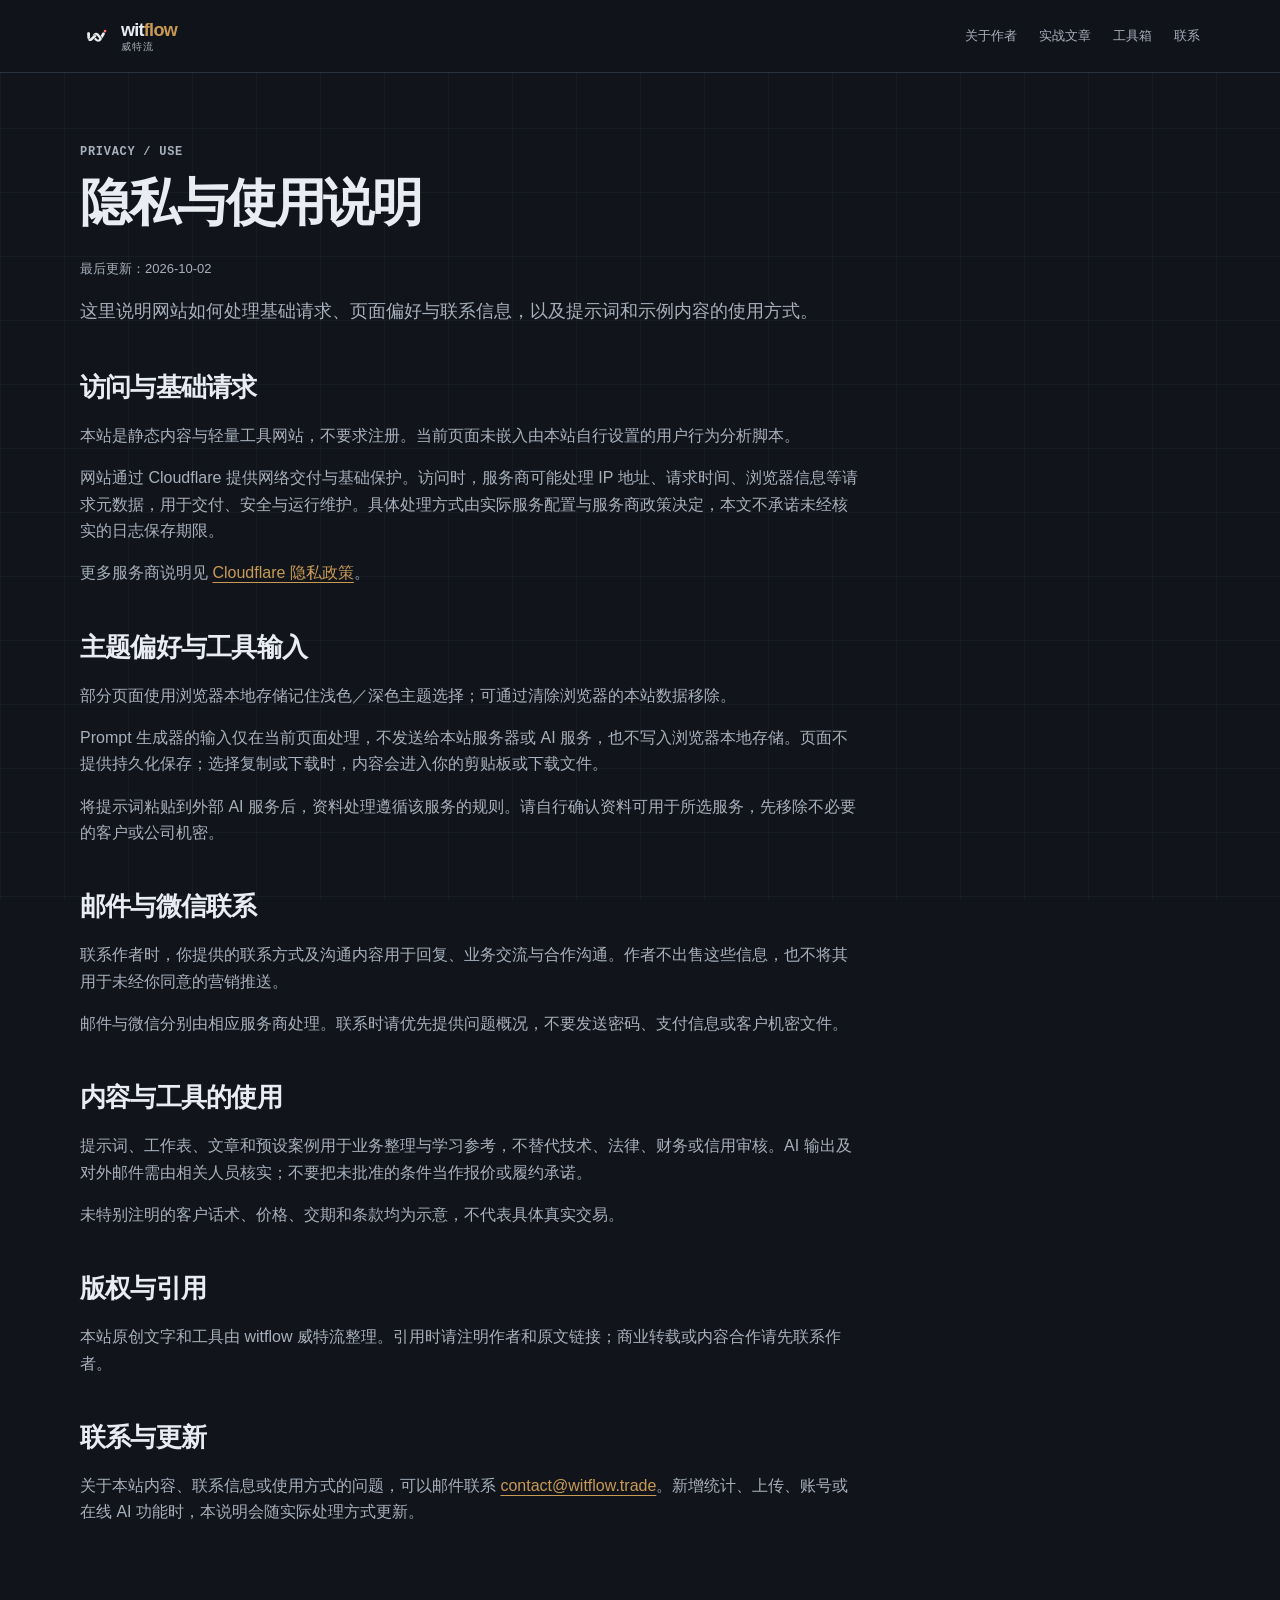
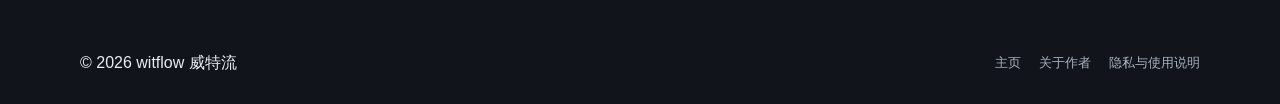
<file: privacy.html>
<!doctype html>
<html lang="zh-CN">
<head>
  <meta charset="utf-8">
  <meta name="viewport" content="width=device-width,initial-scale=1">

  <link rel="icon" href="/assets/favicon-32.png">
  <link rel="stylesheet" href="/homepage.css?v=1">
  <link rel="stylesheet" href="/content-pages.css?v=1">

  <!-- GENERATED SEO START -->
  <link rel="alternate" type="application/rss+xml" title="witflow 实战文章" href="https://witflow.trade/feed.xml">
  <title>隐私与使用说明 · witflow 威特流</title>
  <meta name="description" content="威特流网站的基础请求处理、主题偏好存储、联系信息用途，以及提示词、工具和示例内容的使用说明。">
  <link rel="canonical" href="https://witflow.trade/privacy">
  <meta property="og:type" content="website">
  <meta property="og:site_name" content="witflow 威特流">
  <meta property="og:locale" content="zh_CN">
  <meta property="og:url" content="https://witflow.trade/privacy">
  <meta property="og:title" content="隐私与使用说明 · witflow 威特流">
  <meta property="og:description" content="威特流网站的基础请求处理、主题偏好存储、联系信息用途，以及提示词、工具和示例内容的使用说明。">
  <meta property="og:image" content="https://witflow.trade/assets/logo.png">
  <meta property="og:image:alt" content="witflow 威特流标志">
  <meta name="twitter:card" content="summary">
  <meta name="twitter:title" content="隐私与使用说明 · witflow 威特流">
  <meta name="twitter:description" content="威特流网站的基础请求处理、主题偏好存储、联系信息用途，以及提示词、工具和示例内容的使用说明。">
  <meta name="twitter:image" content="https://witflow.trade/assets/logo.png">
  <script type="application/ld+json">{"@context": "https://schema.org", "@type": "WebPage", "name": "隐私与使用说明 · witflow 威特流", "url": "https://witflow.trade/privacy", "description": "威特流网站的基础请求处理、主题偏好存储、联系信息用途，以及提示词、工具和示例内容的使用说明。", "inLanguage": "zh-CN"}</script>
  <!-- GENERATED SEO END -->
</head>
<body>
  <a class="skip-link" href="#main">跳到正文</a>
  <header class="site-header"><div class="wrap header-inner">
    <a class="brand" href="/" aria-label="witflow 威特流主页"><img src="/assets/logo.png" alt="" width="32" height="32"><span>wit<span class="accent">flow</span><small>威特流</small></span></a>
    <nav class="page-nav" aria-label="主导航"><a href="/about">关于作者</a><a href="/articles/">实战文章</a><a href="/tools">工具箱</a><a href="/#contact">联系</a></nav>
  </div></header>
  <main id="main" class="wrap content-main">
    <p class="eyebrow">PRIVACY / USE</p>
    <h1>隐私与使用说明</h1>
    <p><time datetime="2026-10-02">最后更新：2026-10-02</time></p>
    <p class="content-lede">这里说明网站如何处理基础请求、页面偏好与联系信息，以及提示词和示例内容的使用方式。</p>
    <h2>访问与基础请求</h2>
    <p>本站是静态内容与轻量工具网站，不要求注册。当前页面未嵌入由本站自行设置的用户行为分析脚本。</p>
    <p>网站通过 Cloudflare 提供网络交付与基础保护。访问时，服务商可能处理 IP 地址、请求时间、浏览器信息等请求元数据，用于交付、安全与运行维护。具体处理方式由实际服务配置与服务商政策决定，本文不承诺未经核实的日志保存期限。</p>
    <p>更多服务商说明见 <a href="https://www.cloudflare.com/privacypolicy/" target="_blank" rel="noopener noreferrer">Cloudflare 隐私政策</a>。</p>
    <h2>主题偏好与工具输入</h2>
    <p>部分页面使用浏览器本地存储记住浅色／深色主题选择；可通过清除浏览器的本站数据移除。</p>
    <p>Prompt 生成器的输入仅在当前页面处理，不发送给本站服务器或 AI 服务，也不写入浏览器本地存储。页面不提供持久化保存；选择复制或下载时，内容会进入你的剪贴板或下载文件。</p>
    <p>将提示词粘贴到外部 AI 服务后，资料处理遵循该服务的规则。请自行确认资料可用于所选服务，先移除不必要的客户或公司机密。</p>
    <h2>邮件与微信联系</h2>
    <p>联系作者时，你提供的联系方式及沟通内容用于回复、业务交流与合作沟通。作者不出售这些信息，也不将其用于未经你同意的营销推送。</p>
    <p>邮件与微信分别由相应服务商处理。联系时请优先提供问题概况，不要发送密码、支付信息或客户机密文件。</p>
    <h2>内容与工具的使用</h2>
    <p>提示词、工作表、文章和预设案例用于业务整理与学习参考，不替代技术、法律、财务或信用审核。AI 输出及对外邮件需由相关人员核实；不要把未批准的条件当作报价或履约承诺。</p>
    <p>未特别注明的客户话术、价格、交期和条款均为示意，不代表具体真实交易。</p>
    <h2>版权与引用</h2>
    <p>本站原创文字和工具由 witflow 威特流整理。引用时请注明作者和原文链接；商业转载或内容合作请先联系作者。</p>
    <h2>联系与更新</h2>
    <p>关于本站内容、联系信息或使用方式的问题，可以邮件联系 <a href="mailto:contact@witflow.trade">contact@witflow.trade</a>。新增统计、上传、账号或在线 AI 功能时，本说明会随实际处理方式更新。</p>
</main>
  <footer class="site-footer"><div class="wrap footer-inner"><span>© 2026 witflow 威特流</span><nav class="footer-links" aria-label="页脚导航"><a href="/">主页</a><a href="/about">关于作者</a><a href="/privacy">隐私与使用说明</a></nav></div></footer>
</body>
</html>
</file>
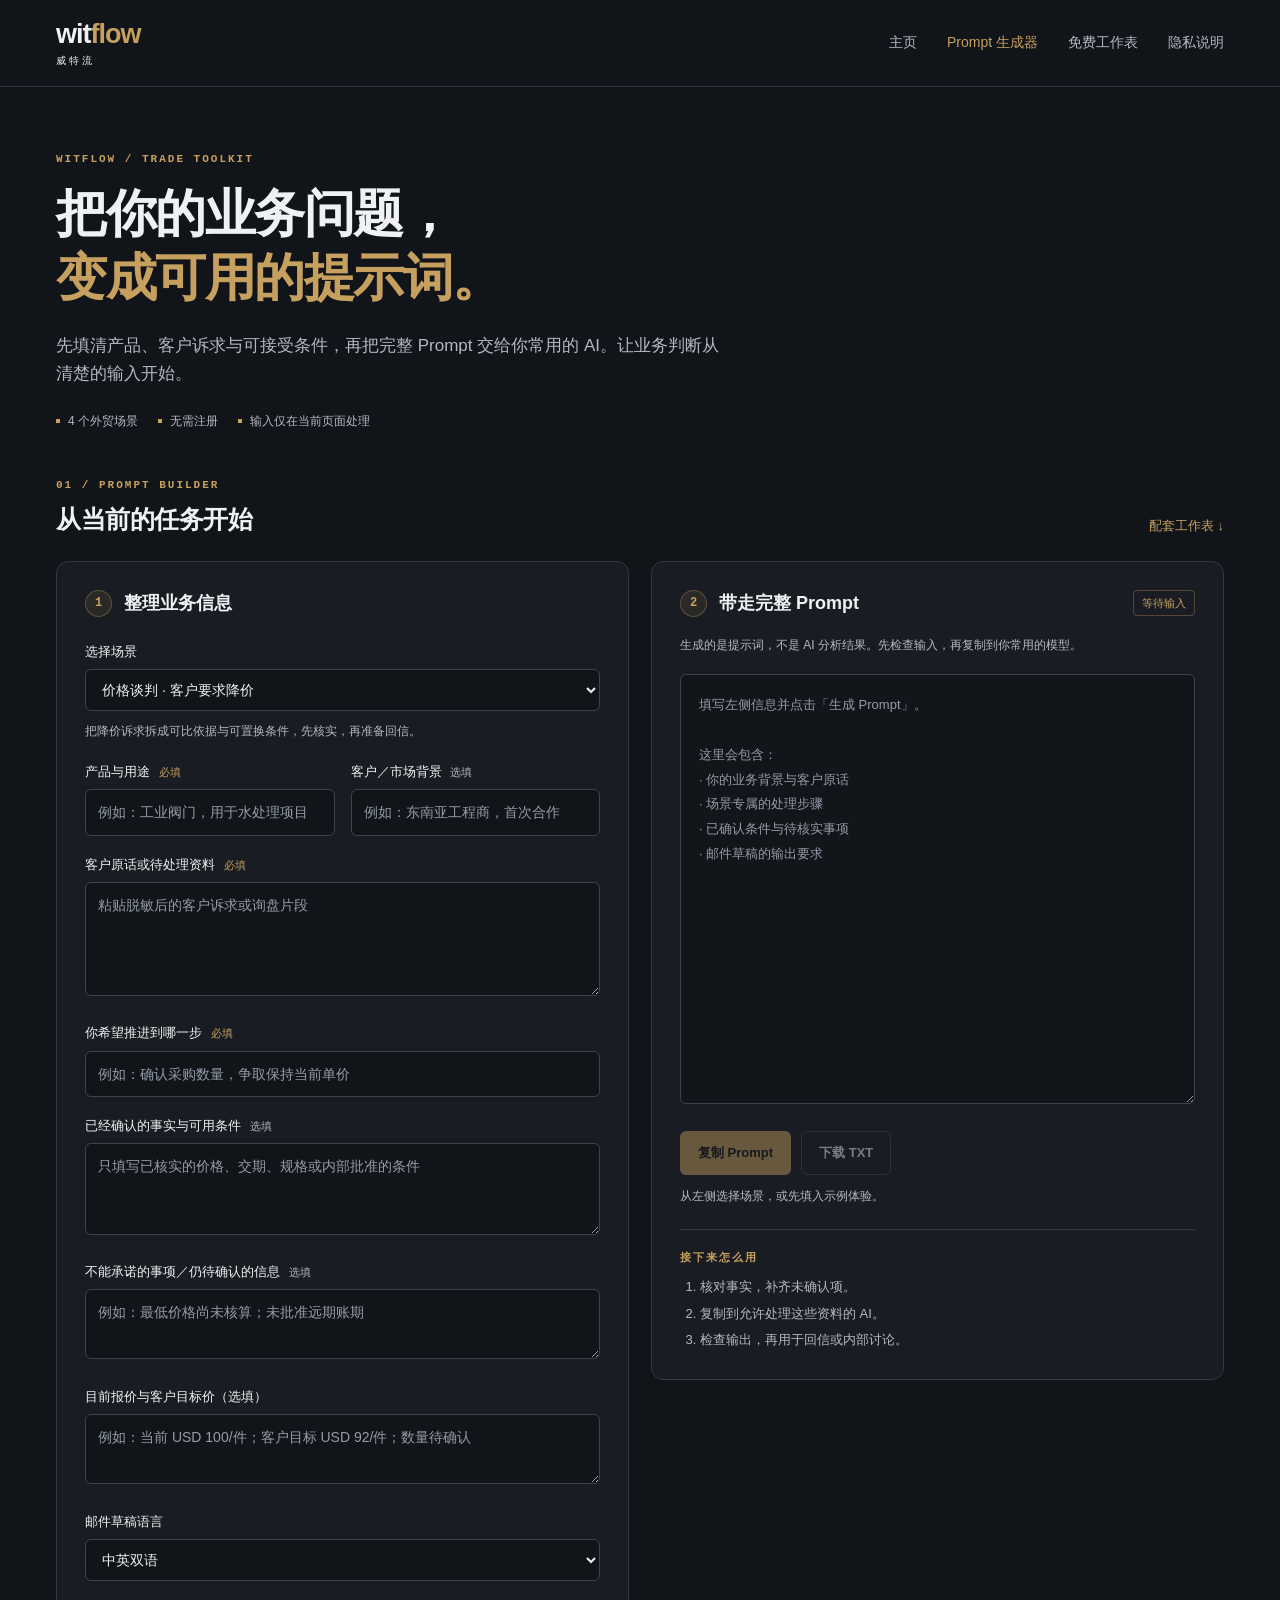
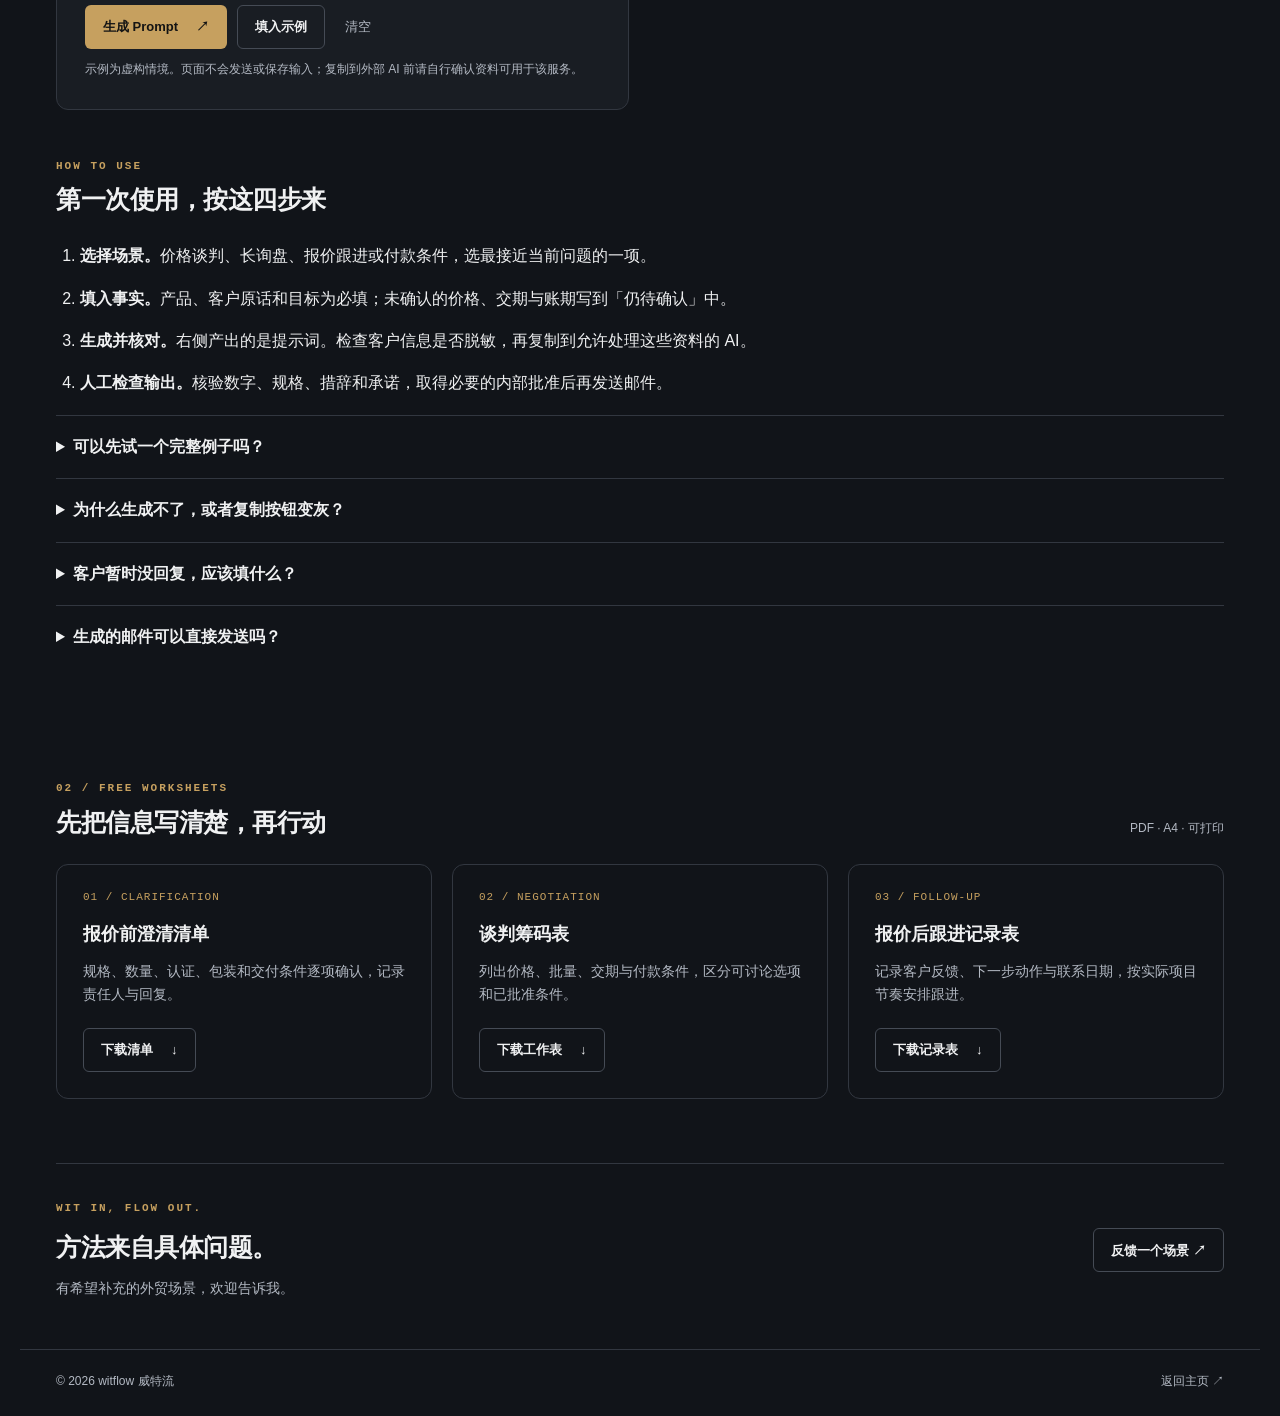
<file: prompt-builder.html>
<!doctype html>
<html lang="zh-CN">
<head>
  <meta charset="utf-8">
  <meta name="viewport" content="width=device-width,initial-scale=1">


  <meta name="theme-color" content="#111419">
  <link rel="icon" href="/assets/logo.png">
  <link rel="stylesheet" href="/prompt-builder.css">
  <script src="/prompt-builder.js" defer></script>

  <!-- GENERATED SEO START -->
  <link rel="alternate" type="application/rss+xml" title="witflow 实战文章" href="https://witflow.trade/feed.xml">
  <title>外贸 Prompt 生成器与免费工作表 · witflow 威特流</title>
  <meta name="description" content="填写产品、客户诉求和已确认条件，生成完整外贸提示词。支持复制、TXT 下载，并提供三份免费 A4 工作表。">
  <link rel="canonical" href="https://witflow.trade/prompt-builder">
  <meta property="og:type" content="website">
  <meta property="og:site_name" content="witflow 威特流">
  <meta property="og:locale" content="zh_CN">
  <meta property="og:url" content="https://witflow.trade/prompt-builder">
  <meta property="og:title" content="外贸 Prompt 生成器与免费工作表 · witflow 威特流">
  <meta property="og:description" content="填写产品、客户诉求和已确认条件，生成完整外贸提示词。支持复制、TXT 下载，并提供三份免费 A4 工作表。">
  <meta property="og:image" content="https://witflow.trade/assets/logo.png">
  <meta property="og:image:alt" content="witflow 威特流标志">
  <meta name="twitter:card" content="summary">
  <meta name="twitter:title" content="外贸 Prompt 生成器与免费工作表 · witflow 威特流">
  <meta name="twitter:description" content="填写产品、客户诉求和已确认条件，生成完整外贸提示词。支持复制、TXT 下载，并提供三份免费 A4 工作表。">
  <meta name="twitter:image" content="https://witflow.trade/assets/logo.png">
  <script type="application/ld+json">{"@context": "https://schema.org", "@type": "WebPage", "name": "外贸 Prompt 生成器与免费工作表 · witflow 威特流", "url": "https://witflow.trade/prompt-builder", "description": "填写产品、客户诉求和已确认条件，生成完整外贸提示词。支持复制、TXT 下载，并提供三份免费 A4 工作表。", "inLanguage": "zh-CN"}</script>
  <!-- GENERATED SEO END -->
</head>
<body>
  <a class="skip" href="#main">跳到正文</a>
  <header class="header"><div class="wrap header-inner">
    <a class="brand" href="/" aria-label="witflow 威特流主页">wit<span>flow</span><small>威特流</small></a>
    <nav aria-label="主导航"><a href="/">主页</a><a href="#builder" aria-current="page">Prompt 生成器</a><a href="#resources">免费工作表</a><a href="/privacy">隐私说明</a></nav>
  </div></header>
  <main id="main" class="wrap">
    <section class="intro" aria-labelledby="page-title">
      <p class="eyebrow">WITFLOW / TRADE TOOLKIT</p>
      <h1 id="page-title">把你的业务问题，<br><span>变成可用的提示词。</span></h1>
      <p class="lede">先填清产品、客户诉求与可接受条件，再把完整 Prompt 交给你常用的 AI。让业务判断从清楚的输入开始。</p>
      <div class="intro-meta"><span>4 个外贸场景</span><span>无需注册</span><span>输入仅在当前页面处理</span></div>
    </section>
    <section id="builder" aria-labelledby="builder-title">
      <div class="section-heading"><div><p class="eyebrow">01 / PROMPT BUILDER</p><h2 id="builder-title">从当前的任务开始</h2></div><a class="text-link" href="#resources">配套工作表 ↓</a></div>
      <div class="workspace">
        <form id="prompt-form" class="panel input-panel">
          <div class="step-heading"><span class="step">1</span><h3>整理业务信息</h3></div>
          <label for="scenario">选择场景</label>
          <select id="scenario" name="scenario"><option value="negotiation">价格谈判 · 客户要求降价</option><option value="inquiry">长询盘 · 报价前澄清</option><option value="followup">报价跟进 · 客户暂未回复</option><option value="payment">付款条件 · 客户要求账期</option></select>
          <p id="scenario-description" class="hint"></p>
          <div class="field-grid"><div><label for="product">产品与用途 <span class="required">必填</span></label><input id="product" name="product" required maxlength="500" placeholder="例如：工业阀门，用于水处理项目"></div><div><label for="market">客户／市场背景 <span class="optional">选填</span></label><input id="market" name="market" maxlength="500" placeholder="例如：东南亚工程商，首次合作"></div></div>
          <label for="customer">客户原话或待处理资料 <span class="required">必填</span></label><textarea id="customer" name="customer" required maxlength="12000" rows="4" placeholder="粘贴脱敏后的客户诉求或询盘片段"></textarea>
          <label for="goal">你希望推进到哪一步 <span class="required">必填</span></label><input id="goal" name="goal" required maxlength="1000" placeholder="例如：确认采购数量，争取保持当前单价">
          <label for="confirmed">已经确认的事实与可用条件 <span class="optional">选填</span></label><textarea id="confirmed" name="confirmed" maxlength="5000" rows="3" placeholder="只填写已核实的价格、交期、规格或内部批准的条件"></textarea>
          <label for="limits">不能承诺的事项／仍待确认的信息 <span class="optional">选填</span></label><textarea id="limits" name="limits" maxlength="3000" rows="2" placeholder="例如：最低价格尚未核算；未批准远期账期"></textarea>
          <div id="scenario-fields"></div>
          <label for="language">邮件草稿语言</label><select id="language" name="language"><option value="中英双语">中英双语</option><option value="英文">英文</option><option value="中文">中文</option></select>
          <div class="form-actions"><button class="button primary" type="submit">生成 Prompt <span aria-hidden="true">↗</span></button><button class="button secondary" type="button" id="demo">填入示例</button><button class="quiet" type="reset">清空</button></div>
          <p class="hint">示例为虚构情境。页面不会发送或保存输入；复制到外部 AI 前请自行确认资料可用于该服务。</p>
        </form>
        <section class="panel output-panel" aria-labelledby="output-title">
          <div class="output-heading"><div class="step-heading"><span class="step">2</span><h3 id="output-title">带走完整 Prompt</h3></div><span id="output-badge" class="badge">等待输入</span></div>
          <p class="hint">生成的是提示词，不是 AI 分析结果。先检查输入，再复制到你常用的模型。</p>
          <label class="sr-only" for="output">生成的提示词</label><textarea id="output" readonly placeholder="填写左侧信息并点击「生成 Prompt」。&#10;&#10;这里会包含：&#10;· 你的业务背景与客户原话&#10;· 场景专属的处理步骤&#10;· 已确认条件与待核实事项&#10;· 邮件草稿的输出要求"></textarea>
          <div class="output-actions"><button class="button primary" id="copy" type="button" disabled>复制 Prompt</button><button class="button secondary" id="download" type="button" disabled>下载 TXT</button></div>
          <p id="status" class="status" role="status" aria-live="polite">从左侧选择场景，或先填入示例体验。</p>
          <div class="next-step"><p class="eyebrow">接下来怎么用</p><ol><li>核对事实，补齐未确认项。</li><li>复制到允许处理这些资料的 AI。</li><li>检查输出，再用于回信或内部讨论。</li></ol></div>
        </section>
      </div>
      <noscript><p class="panel">请启用 JavaScript 使用生成器。下方 PDF 工作表仍可直接下载。</p></noscript>
    </section>
    <section class="usage-guide" id="guide" aria-labelledby="guide-title">
      <div class="section-heading"><div><p class="eyebrow">HOW TO USE</p><h2 id="guide-title">第一次使用，按这四步来</h2></div></div>
      <ol><li><strong>选择场景。</strong>价格谈判、长询盘、报价跟进或付款条件，选最接近当前问题的一项。</li><li><strong>填入事实。</strong>产品、客户原话和目标为必填；未确认的价格、交期与账期写到「仍待确认」中。</li><li><strong>生成并核对。</strong>右侧产出的是提示词。检查客户信息是否脱敏，再复制到允许处理这些资料的 AI。</li><li><strong>人工检查输出。</strong>核验数字、规格、措辞和承诺，取得必要的内部批准后再发送邮件。</li></ol>
      <details><summary>可以先试一个完整例子吗？</summary><p>选择「价格谈判」，点击「填入示例」，再点击「生成 Prompt」。页面会填入一套虚构业务条件，你可以看到客户要求、可用条件和底线怎样组合成提示词。切换到其他场景后也可以重新填入对应示例。</p></details>
      <details><summary>为什么生成不了，或者复制按钮变灰？</summary><p>先补齐三个必填字段。修改输入后，旧结果会失效，需要再次点击「生成 Prompt」，确保复制的是最新条件。若浏览器不能复制，可以在结果框中手动全选复制，或下载 TXT。</p></details>
      <details><summary>客户暂时没回复，应该填什么？</summary><p>选择「报价跟进」，填写已发送的报价条件、此前沟通背景，以及这次最希望确认的问题。没有客户回复就明确写「暂无回复」，不要替客户编造理由。</p></details>
      <details><summary>生成的邮件可以直接发送吗？</summary><p>请先检查事实、价格、交期、付款与履约承诺。工具不会审核真实性，也不会替你发送邮件。</p></details>
    </section>
    <section id="resources" class="resources" aria-labelledby="resources-title">
      <div class="section-heading"><div><p class="eyebrow">02 / FREE WORKSHEETS</p><h2 id="resources-title">先把信息写清楚，再行动</h2></div><span class="hint">PDF · A4 · 可打印</span></div>
      <div class="resource-grid">
        <article class="resource-card"><span class="resource-number">01 / CLARIFICATION</span><h3>报价前澄清清单</h3><p>规格、数量、认证、包装和交付条件逐项确认，记录责任人与回复。</p><a class="button secondary" href="/downloads/pre-quote-clarification.pdf" download>下载清单 <span aria-hidden="true">↓</span></a></article>
        <article class="resource-card"><span class="resource-number">02 / NEGOTIATION</span><h3>谈判筹码表</h3><p>列出价格、批量、交期与付款条件，区分可讨论选项和已批准条件。</p><a class="button secondary" href="/downloads/negotiation-planner.pdf" download>下载工作表 <span aria-hidden="true">↓</span></a></article>
        <article class="resource-card"><span class="resource-number">03 / FOLLOW-UP</span><h3>报价后跟进记录表</h3><p>记录客户反馈、下一步动作与联系日期，按实际项目节奏安排跟进。</p><a class="button secondary" href="/downloads/quote-follow-up.pdf" download>下载记录表 <span aria-hidden="true">↓</span></a></article>
      </div>
    </section>
    <section class="closing"><div><p class="eyebrow">WIT IN, FLOW OUT.</p><h2>方法来自具体问题。</h2><p>有希望补充的外贸场景，欢迎告诉我。</p></div><a class="button secondary" href="mailto:contact@witflow.trade?subject=Witflow%20工具箱反馈">反馈一个场景 ↗</a></section>
  </main>
  <footer class="wrap footer"><span>© 2026 witflow 威特流</span><a href="/">返回主页 ↗</a></footer>
</body>
</html>
</file>
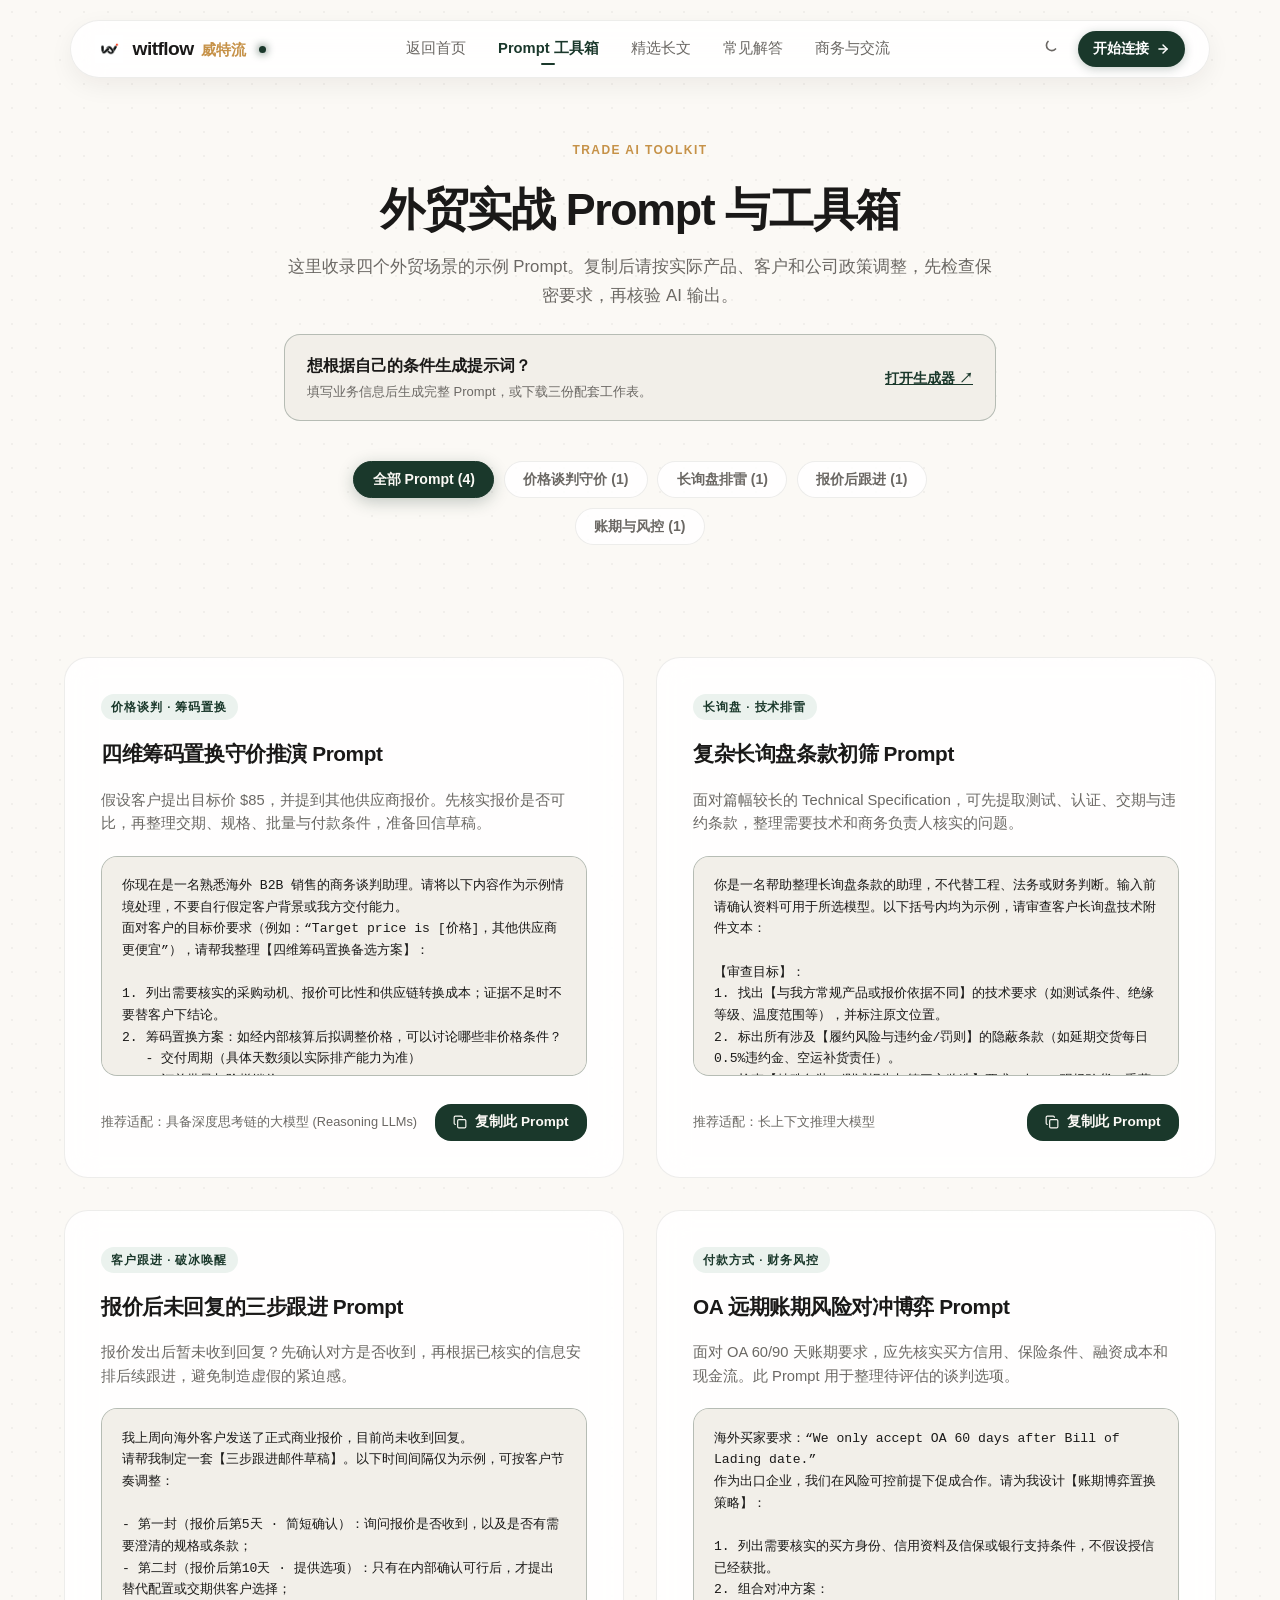
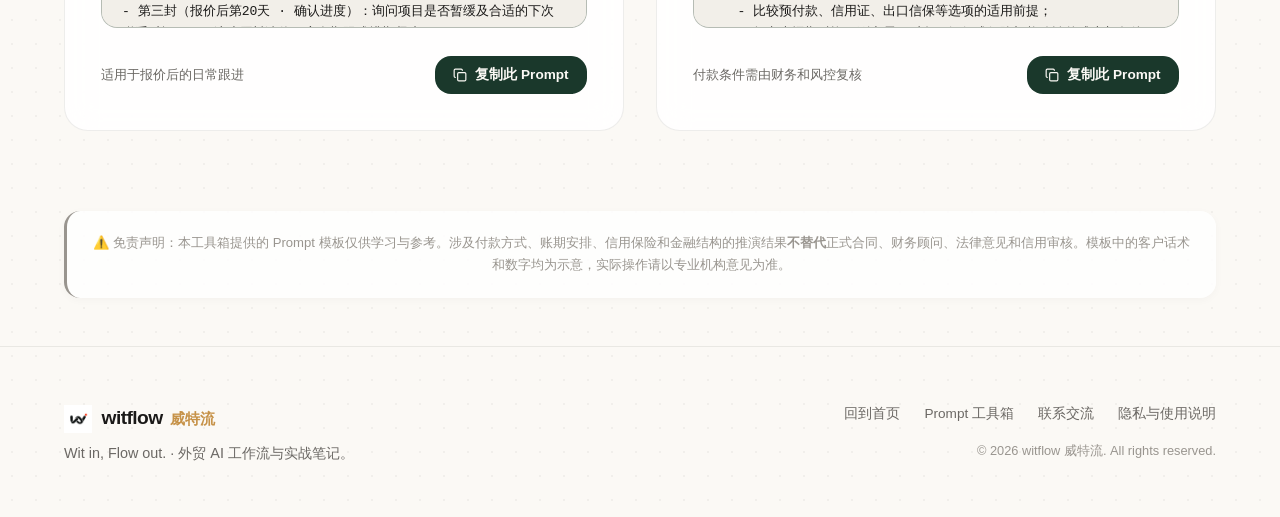
<file: tools.html>
<!DOCTYPE html>
<html lang="zh-CN" data-theme="light">
<head>
  <meta charset="UTF-8">
  <meta name="viewport" content="width=device-width, initial-scale=1.0">



  <link rel="icon" type="image/png" sizes="32x32" href="/assets/favicon-32.png">
  <link rel="icon" type="image/png" sizes="16x16" href="/assets/favicon-16.png">
  <link rel="apple-touch-icon" sizes="180x180" href="/assets/logo.png">
  <link rel="stylesheet" href="/styles.css?v=3.3">
  <link rel="stylesheet" href="/tools-theme.css?v=1">
  <link rel="stylesheet" href="/content-pages.css?v=1">

  <!-- GENERATED SEO START -->
  <link rel="alternate" type="application/rss+xml" title="witflow 实战文章" href="https://witflow.trade/feed.xml">
  <title>外贸实战 Prompt 与工具箱 · witflow 威特流</title>
  <meta name="description" content="价格谈判、长询盘审查、报价跟进和付款条件四个外贸场景的可复制提示词，附可填写的生成器与工作表。">
  <link rel="canonical" href="https://witflow.trade/tools">
  <meta property="og:type" content="website">
  <meta property="og:site_name" content="witflow 威特流">
  <meta property="og:locale" content="zh_CN">
  <meta property="og:url" content="https://witflow.trade/tools">
  <meta property="og:title" content="外贸实战 Prompt 与工具箱 · witflow 威特流">
  <meta property="og:description" content="价格谈判、长询盘审查、报价跟进和付款条件四个外贸场景的可复制提示词，附可填写的生成器与工作表。">
  <meta property="og:image" content="https://witflow.trade/assets/logo.png">
  <meta property="og:image:alt" content="witflow 威特流标志">
  <meta name="twitter:card" content="summary">
  <meta name="twitter:title" content="外贸实战 Prompt 与工具箱 · witflow 威特流">
  <meta name="twitter:description" content="价格谈判、长询盘审查、报价跟进和付款条件四个外贸场景的可复制提示词，附可填写的生成器与工作表。">
  <meta name="twitter:image" content="https://witflow.trade/assets/logo.png">
  <script type="application/ld+json">{"@context": "https://schema.org", "@type": "WebPage", "name": "外贸实战 Prompt 与工具箱 · witflow 威特流", "url": "https://witflow.trade/tools", "description": "价格谈判、长询盘审查、报价跟进和付款条件四个外贸场景的可复制提示词，附可填写的生成器与工作表。", "inLanguage": "zh-CN"}</script>
  <!-- GENERATED SEO END -->
</head>
<body class="tools-page">

  <!-- Top Reading Progress Indicator -->
  <div id="scroll-progress" class="scroll-progress-bar" aria-hidden="true"></div>

  <!-- Floating Navigation Bar -->
  <header class="navbar-wrapper">
    <nav class="navbar glass">
      <a href="/" class="brand-logo">
        <img src="/assets/logo.png" alt="witflow 威特流 Logo" class="brand-logo-img" width="28" height="28">
        <div class="brand-title-group">
          <span class="logo-text-en">witflow</span>
          <span class="logo-text-zh">威特流</span>
        </div>
        <span class="status-dot" title="活跃运行中"></span>
      </a>

      <div class="nav-links">
        <a href="/" class="nav-link">返回首页</a>
        <a href="/tools" class="nav-link active">Prompt 工具箱</a>
        <a href="/articles/" class="nav-link">精选长文</a>
        <a href="/#faq" class="nav-link">常见解答</a>
        <a href="/#contact" class="nav-link">商务与交流</a>
      </div>

      <div class="nav-actions">
        <button id="theme-toggle" class="icon-btn" aria-label="切换主题" title="切换深色/浅色模式">
          <svg class="sun-icon" width="20" height="20" viewBox="0 0 24 24" fill="none" stroke="currentColor" stroke-width="2" stroke-linecap="round" stroke-linejoin="round">
            <circle cx="12" cy="12" r="4"></circle>
            <path d="M12 2v2"></path><path d="M12 20v2"></path>
            <path d="m4.93 4.93 1.41 1.41"></path><path d="m17.66 17.66 1.41 1.41"></path>
            <path d="M2 12h2"></path><path d="M20 12h2"></path>
            <path d="m6.34 17.66-1.41 1.41"></path><path d="m19.07 4.93-1.41 1.41"></path>
          </svg>
          <svg class="moon-icon" width="20" height="20" viewBox="0 0 24 24" fill="none" stroke="currentColor" stroke-width="2" stroke-linecap="round" stroke-linejoin="round">
            <path d="M12 3a6 6 0 0 0 9 9 9 0 1 1-9-9Z"></path>
          </svg>
        </button>
        <a href="/#contact" class="cta-btn sm">
          <span>开始连接</span>
          <svg width="14" height="14" viewBox="0 0 24 24" fill="none" stroke="currentColor" stroke-width="2.5" stroke-linecap="round" stroke-linejoin="round"><path d="M5 12h14"></path><path d="m12 5 7 7-7 7"></path></svg>
        </a>
        <!-- Mobile Menu Toggle Button -->
        <button id="mobile-menu-btn" class="icon-btn mobile-menu-toggle" aria-label="打开移动端导航菜单" aria-expanded="false">
          <svg class="hamburger-icon" width="20" height="20" viewBox="0 0 24 24" fill="none" stroke="currentColor" stroke-width="2" stroke-linecap="round" stroke-linejoin="round">
            <line x1="4" x2="20" y1="6" y2="6"></line>
            <line x1="4" x2="20" y1="12" y2="12"></line>
            <line x1="4" x2="20" y1="18" y2="18"></line>
          </svg>
          <svg class="close-icon" width="20" height="20" viewBox="0 0 24 24" fill="none" stroke="currentColor" stroke-width="2" stroke-linecap="round" stroke-linejoin="round">
            <line x1="18" y1="6" x2="6" y2="18"></line>
            <line x1="6" y1="6" x2="18" y2="18"></line>
          </svg>
        </button>
      </div>
    </nav>

    <!-- Mobile Drawer Menu -->
    <div id="mobile-menu-drawer" class="mobile-menu-drawer glass hidden" aria-label="移动端导航菜单">
      <div class="mobile-menu-inner">
        <a href="/" class="mobile-nav-link">返回首页</a>
        <a href="/tools" class="mobile-nav-link" style="color: var(--accent-primary); font-weight: 600;">⚡ Prompt 工具箱</a>
        <a href="/articles/" class="mobile-nav-link">精选长文</a>
        <a href="/#faq" class="mobile-nav-link">常见解答</a>
        <a href="/#contact" class="mobile-nav-link">商务与交流</a>
      </div>
    </div>
  </header>

  <main>
    <!-- Subpage Hero -->
    <section class="subpage-hero">
      <div class="container subpage-header">
        <span class="section-tag">TRADE AI TOOLKIT</span>
        <h1 class="subpage-title">外贸实战 Prompt 与工具箱</h1>
        <p class="subpage-desc">
          这里收录四个外贸场景的示例 Prompt。复制后请按实际产品、客户和公司政策调整，先检查保密要求，再核验 AI 输出。
        </p>

        <div class="tool-builder-link"><div><strong>想根据自己的条件生成提示词？</strong><p>填写业务信息后生成完整 Prompt，或下载三份配套工作表。</p></div><a href="/prompt-builder">打开生成器 ↗</a></div>
        <!-- Filter Tabs -->
        <div class="tools-filter-bar">
          <button class="filter-btn active" data-filter="all">全部 Prompt (4)</button>
          <button class="filter-btn" data-filter="price">价格谈判守价 (1)</button>
          <button class="filter-btn" data-filter="inquiry">长询盘排雷 (1)</button>
          <button class="filter-btn" data-filter="followup">报价后跟进 (1)</button>
          <button class="filter-btn" data-filter="payment">账期与风控 (1)</button>
        </div>
      </div>
    </section>

    <!-- Tools Grid -->
    <section class="container">
      <div class="tools-grid">

        <!-- Tool 1: 价格谈判 -->
        <div class="tool-card glass spotlight-card" data-category="price">
          <div class="tool-card-header">
            <span class="tool-category-badge">价格谈判 · 筹码置换</span>
          </div>
          <h3 class="tool-card-title">四维筹码置换守价推演 Prompt</h3>
          <p class="tool-card-desc">
            假设客户提出目标价 $85，并提到其他供应商报价。先核实报价是否可比，再整理交期、规格、批量与付款条件，准备回信草稿。
          </p>
          <div class="prompt-preview-box">你现在是一名熟悉海外 B2B 销售的商务谈判助理。请将以下内容作为示例情境处理，不要自行假定客户背景或我方交付能力。
面对客户的目标价要求（例如：“Target price is [价格]，其他供应商更便宜”），请帮我整理【四维筹码置换备选方案】：

1. 列出需要核实的采购动机、报价可比性和供应链转换成本；证据不足时不要替客户下结论。
2. 筹码置换方案：如经内部核算后拟调整价格，可以讨论哪些非价格条件？
   - 交付周期（具体天数须以实际排产能力为准）
   - 订单批量与阶梯锁价
   - 技术公差与包装规格
   - 付款比例与汇率锁定
3. 撰写双语邮件草稿：只使用已经核实的交期、价格和质量条件；待确认的信息以问题列出，不写成承诺。</div>
          <div class="tool-card-footer">
            <span class="tool-meta-tip">推荐适配：具备深度思考链的大模型 (Reasoning LLMs)</span>
            <button class="copy-prompt-btn">
              <svg width="14" height="14" viewBox="0 0 24 24" fill="none" stroke="currentColor" stroke-width="2" stroke-linecap="round" stroke-linejoin="round"><rect width="14" height="14" x="8" y="8" rx="2" ry="2"/><path d="M4 16c-1.1 0-2-.9-2-2V4c0-1.1.9-2 2-2h10c1.1 0 2 .9 2 2"/></svg>
              <span>复制此 Prompt</span>
            </button>
          </div>
        </div>

        <!-- Tool 2: 长询盘排雷 -->
        <div class="tool-card glass spotlight-card" data-category="inquiry">
          <div class="tool-card-header">
            <span class="tool-category-badge">长询盘 · 技术排雷</span>
          </div>
          <h3 class="tool-card-title">复杂长询盘条款初筛 Prompt</h3>
          <p class="tool-card-desc">
            面对篇幅较长的 Technical Specification，可先提取测试、认证、交期与违约条款，整理需要技术和商务负责人核实的问题。
          </p>
          <div class="prompt-preview-box">你是一名帮助整理长询盘条款的助理，不代替工程、法务或财务判断。输入前请确认资料可用于所选模型。以下括号内均为示例，请审查客户长询盘技术附件文本：

【审查目标】：
1. 找出【与我方常规产品或报价依据不同】的技术要求（如测试条件、绝缘等级、温度范围等），并标注原文位置。
2. 标出所有涉及【履约风险与违约金/罚则】的隐蔽条款（如延期交货每日0.5%违约金、空运补货责任）。
3. 检查【特殊包装、测试报告与第三方监造】要求（如SGS现场验货、熏蒸木箱标识）。
4. 输出《技术澄清清单（Clarification List）》，标注原文位置和不确定项，供我方技术及商务负责人在报价前核实。</div>
          <div class="tool-card-footer">
            <span class="tool-meta-tip">推荐适配：长上下文推理大模型</span>
            <button class="copy-prompt-btn">
              <svg width="14" height="14" viewBox="0 0 24 24" fill="none" stroke="currentColor" stroke-width="2" stroke-linecap="round" stroke-linejoin="round"><rect width="14" height="14" x="8" y="8" rx="2" ry="2"/><path d="M4 16c-1.1 0-2-.9-2-2V4c0-1.1.9-2 2-2h10c1.1 0 2 .9 2 2"/></svg>
              <span>复制此 Prompt</span>
            </button>
          </div>
        </div>

        <!-- Tool 3: 客户激活 -->
        <div class="tool-card glass spotlight-card" data-category="followup">
          <div class="tool-card-header">
            <span class="tool-category-badge">客户跟进 · 破冰唤醒</span>
          </div>
          <h3 class="tool-card-title">报价后未回复的三步跟进 Prompt</h3>
          <p class="tool-card-desc">
            报价发出后暂未收到回复？先确认对方是否收到，再根据已核实的信息安排后续跟进，避免制造虚假的紧迫感。
          </p>
          <div class="prompt-preview-box">我上周向海外客户发送了正式商业报价，目前尚未收到回复。
请帮我制定一套【三步跟进邮件草稿】。以下时间间隔仅为示例，可按客户节奏调整：

- 第一封（报价后第5天 · 简短确认）：询问报价是否收到，以及是否有需要澄清的规格或条款；
- 第二封（报价后第10天 · 提供选项）：只有在内部确认可行后，才提出替代配置或交期供客户选择；
- 第三封（报价后第20天 · 确认进度）：询问项目是否暂缓及合适的下次联系时间；不要编造原料涨价、库存期限或排期紧张。</div>
          <div class="tool-card-footer">
            <span class="tool-meta-tip">适用于报价后的日常跟进</span>
            <button class="copy-prompt-btn">
              <svg width="14" height="14" viewBox="0 0 24 24" fill="none" stroke="currentColor" stroke-width="2" stroke-linecap="round" stroke-linejoin="round"><rect width="14" height="14" x="8" y="8" rx="2" ry="2"/><path d="M4 16c-1.1 0-2-.9-2-2V4c0-1.1.9-2 2-2h10c1.1 0 2 .9 2 2"/></svg>
              <span>复制此 Prompt</span>
            </button>
          </div>
        </div>

        <!-- Tool 4: 账期风控 -->
        <div class="tool-card glass spotlight-card" data-category="payment">
          <div class="tool-card-header">
            <span class="tool-category-badge">付款方式 · 财务风控</span>
          </div>
          <h3 class="tool-card-title">OA 远期账期风险对冲博弈 Prompt</h3>
          <p class="tool-card-desc">
            面对 OA 60/90 天账期要求，应先核实买方信用、保险条件、融资成本和现金流。此 Prompt 用于整理待评估的谈判选项。
          </p>
          <div class="prompt-preview-box">海外买家要求：“We only accept OA 60 days after Bill of Lading date.”
作为出口企业，我们在风险可控前提下促成合作。请为我设计【账期博弈置换策略】：

1. 列出需要核实的买方身份、信用资料及信保或银行支持条件，不假设授信已经获批。
2. 组合对冲方案：
   - 比较预付款、信用证、出口信保等选项的适用前提；
   - 如考虑远期融资，列出需要财务、银行或保险机构确认的成本与条件；
3. 输出商务回函草稿：说明付款条件仍待内部审核，不承诺未经批准的授信、保险或融资安排。</div>
          <div class="tool-card-footer">
            <span class="tool-meta-tip">付款条件需由财务和风控复核</span>
            <button class="copy-prompt-btn">
              <svg width="14" height="14" viewBox="0 0 24 24" fill="none" stroke="currentColor" stroke-width="2" stroke-linecap="round" stroke-linejoin="round"><rect width="14" height="14" x="8" y="8" rx="2" ry="2"/><path d="M4 16c-1.1 0-2-.9-2-2V4c0-1.1.9-2 2-2h10c1.1 0 2 .9 2 2"/></svg>
              <span>复制此 Prompt</span>
            </button>
          </div>
        </div>

      </div>
    </section>

    <!-- 免责声明 -->
    <section class="container" style="margin-bottom: 3rem;">
      <div class="article-callout" style="text-align: center; border-left-color: var(--text-subtle);">
        <p style="font-size: 0.82rem; color: var(--text-subtle); margin: 0; line-height: 1.7;">
          ⚠️ 免责声明：本工具箱提供的 Prompt 模板仅供学习与参考。涉及付款方式、账期安排、信用保险和金融结构的推演结果<strong>不替代</strong>正式合同、财务顾问、法律意见和信用审核。模板中的客户话术和数字均为示意，实际操作请以专业机构意见为准。
        </p>
      </div>
    </section>
  </main>

  <!-- Site Footer -->
  <footer class="site-footer">
    <div class="container footer-container">
      <div class="footer-left">
        <div class="brand-logo footer-logo">
          <img src="/assets/logo.png" alt="witflow 威特流 Logo" class="brand-logo-img" width="28" height="28">
          <div class="brand-title-group">
            <span class="logo-text-en">witflow</span>
            <span class="logo-text-zh">威特流</span>
          </div>
        </div>
        <p class="footer-slogan">Wit in, Flow out. · 外贸 AI 工作流与实战笔记。</p>
      </div>

      <div class="footer-right">
        <div class="footer-nav">
          <a href="/">回到首页</a>
          <a href="/tools">Prompt 工具箱</a>
          <a href="/#contact">联系交流</a>
          <a href="/privacy">隐私与使用说明</a>
        </div>
        <p class="copyright">© 2026 witflow 威特流. All rights reserved.</p>
      </div>
    </div>
  </footer>

  <!-- Back to Top Button -->
  <button id="back-to-top" class="back-to-top-btn glass hidden" aria-label="回到页面顶部" title="返回页面顶部">
    <svg width="20" height="20" viewBox="0 0 24 24" fill="none" stroke="currentColor" stroke-width="2.5" stroke-linecap="round" stroke-linejoin="round"><path d="m18 15-6-6-6 6"/></svg>
  </button>

  <!-- Toast Notification System -->
  <div id="toast" class="toast-notification hidden" role="status" aria-live="polite">
    <div class="toast-icon">
      <svg width="18" height="18" viewBox="0 0 24 24" fill="none" stroke="currentColor" stroke-width="2.5" stroke-linecap="round" stroke-linejoin="round"><path d="M20 6 9 17l-5-5"/></svg>
    </div>
    <span class="toast-msg">已成功复制到剪贴板！</span>
  </div>

  <script src="/main.js?v=2.6"></script>
</body>
</html>
</file>
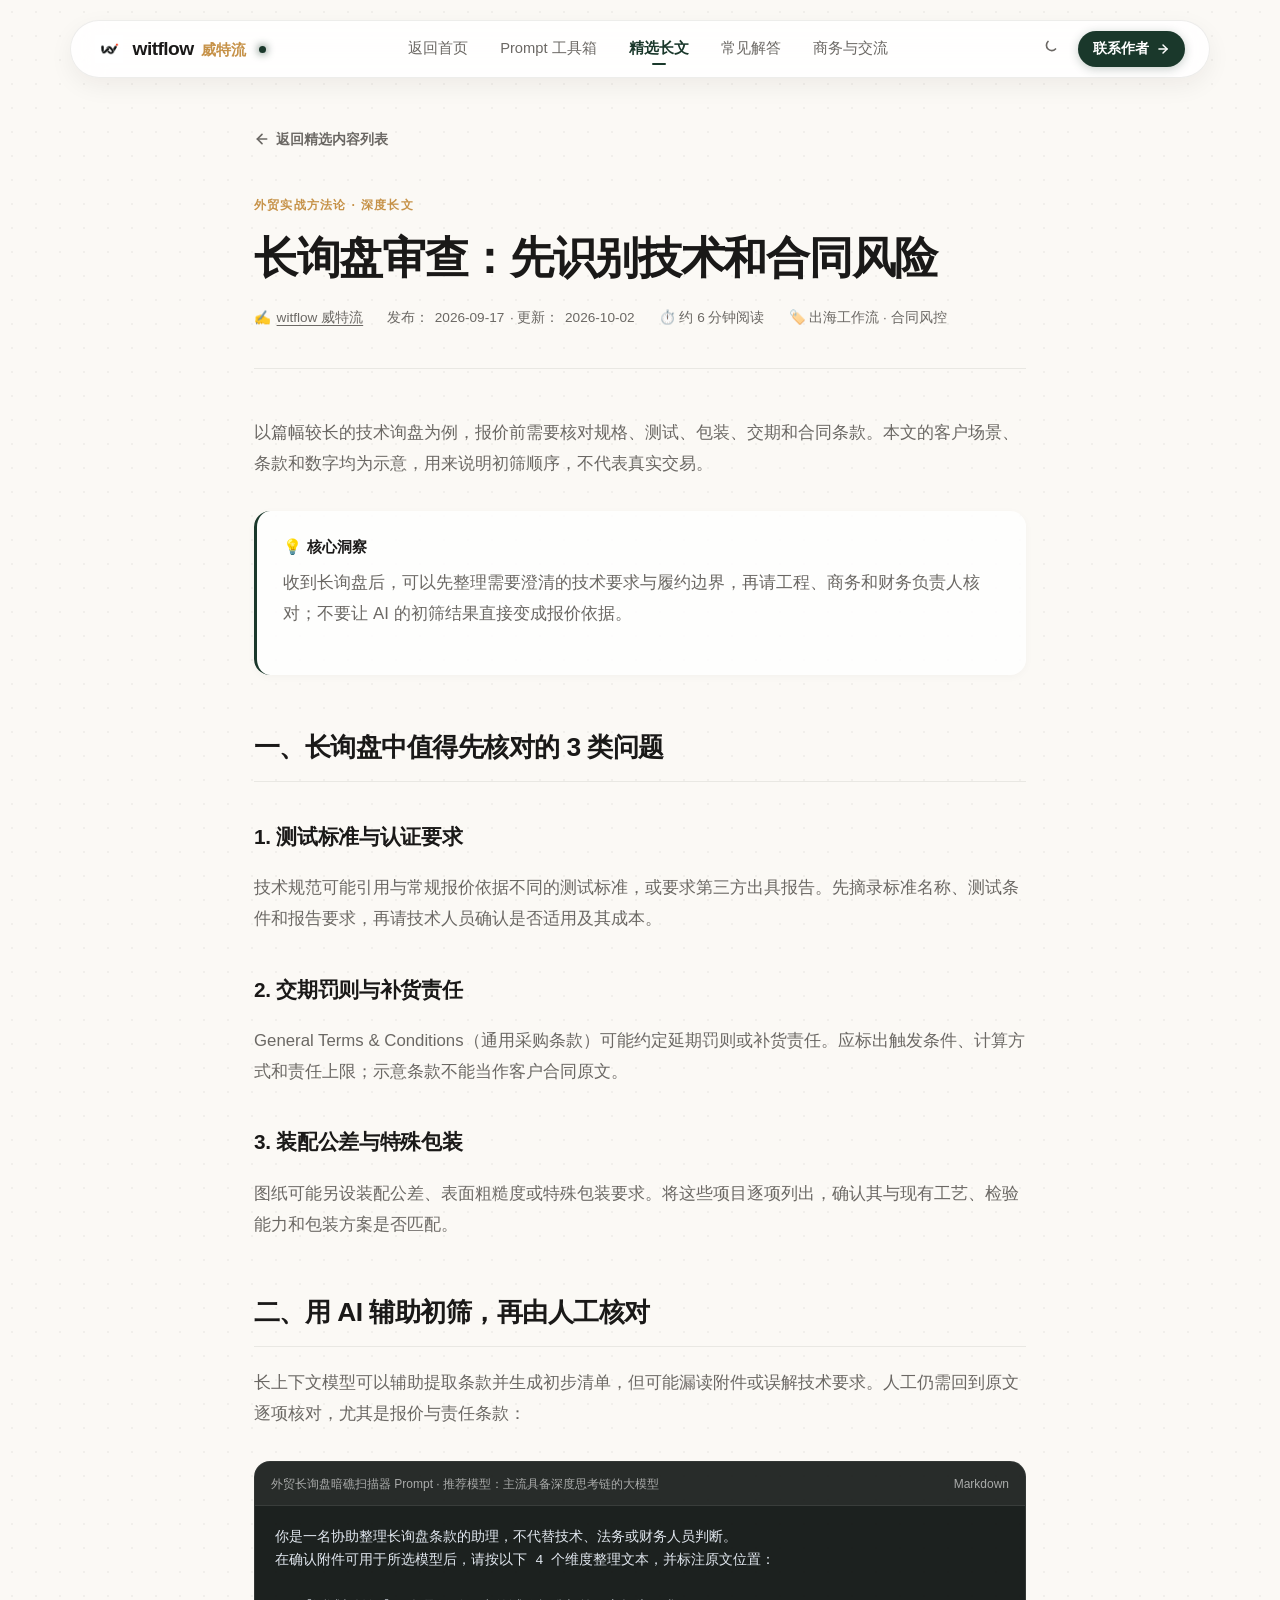
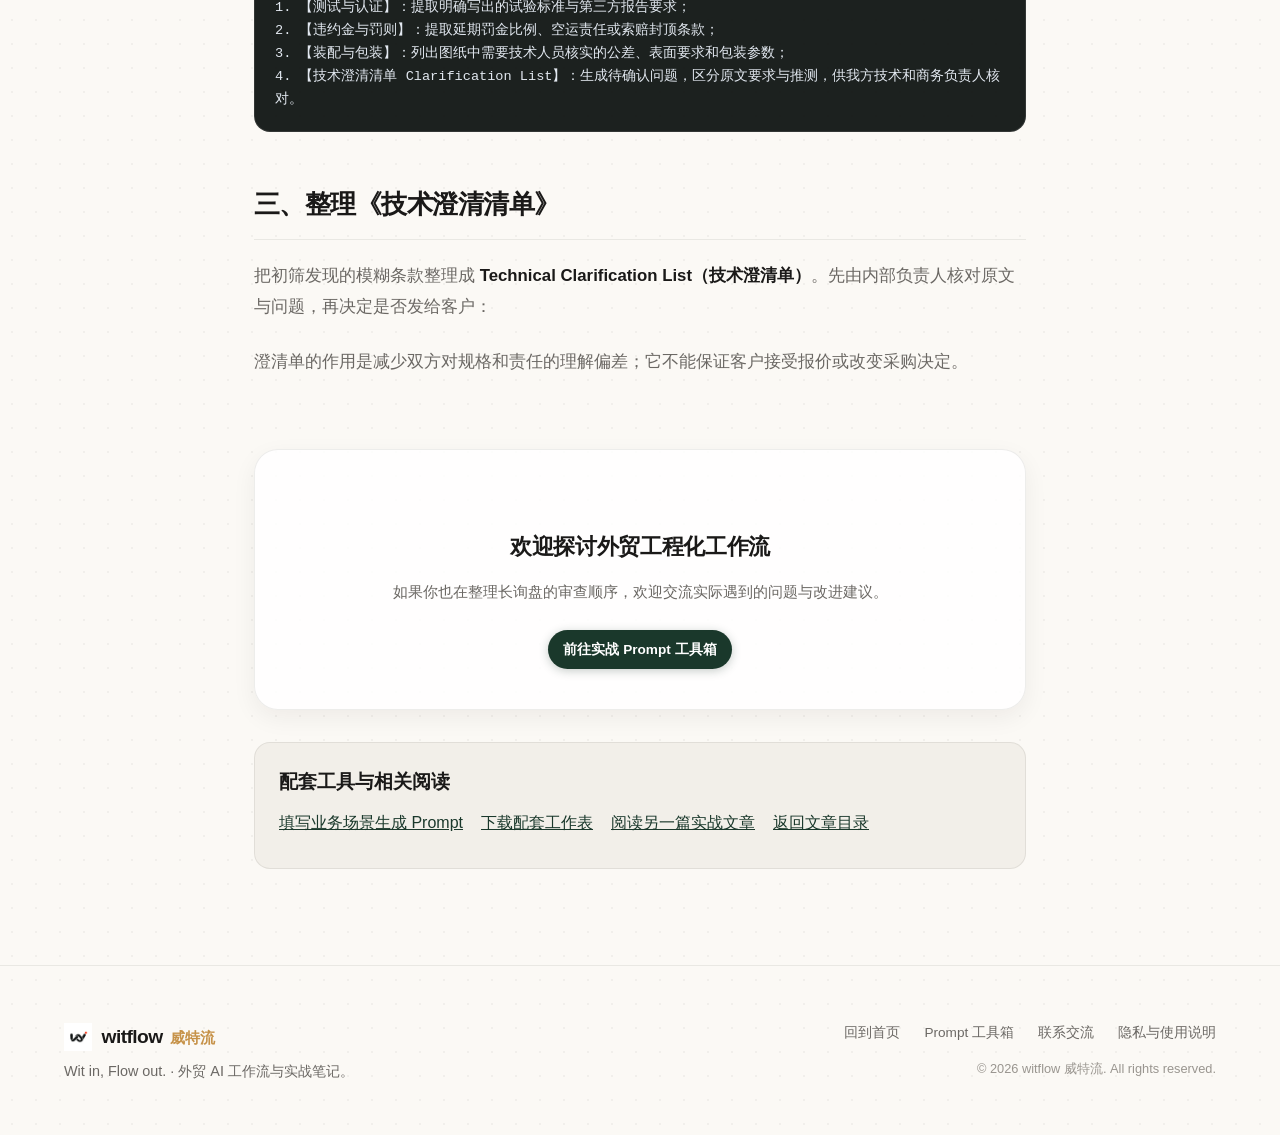
<file: articles/01-long-inquiry-audit.html>
<!DOCTYPE html>
<html lang="zh-CN" data-theme="light">
<head>
  <meta charset="UTF-8">
  <meta name="viewport" content="width=device-width, initial-scale=1.0">



  <link rel="icon" type="image/png" sizes="32x32" href="/assets/favicon-32.png">
  <link rel="icon" type="image/png" sizes="16x16" href="/assets/favicon-16.png">
  <link rel="apple-touch-icon" sizes="180x180" href="/assets/logo.png">
  <link rel="stylesheet" href="/styles.css?v=3.3">
  <link rel="stylesheet" href="/content-pages.css?v=1">

  <!-- GENERATED SEO START -->
  <link rel="alternate" type="application/rss+xml" title="witflow 实战文章" href="https://witflow.trade/feed.xml">
  <title>长询盘审查：先识别技术和合同风险 · witflow 威特流</title>
  <meta name="description" content="面对篇幅较长的技术规范，先整理测试、包装、交期和违约条款，再交由相关负责人确认。文中条款与数字均为示意。">
  <link rel="canonical" href="https://witflow.trade/articles/01-long-inquiry-audit">
  <meta property="og:type" content="article">
  <meta property="og:site_name" content="witflow 威特流">
  <meta property="og:locale" content="zh_CN">
  <meta property="og:url" content="https://witflow.trade/articles/01-long-inquiry-audit">
  <meta property="og:title" content="长询盘审查：先识别技术和合同风险 · witflow 威特流">
  <meta property="og:description" content="面对篇幅较长的技术规范，先整理测试、包装、交期和违约条款，再交由相关负责人确认。文中条款与数字均为示意。">
  <meta property="og:image" content="https://witflow.trade/assets/logo.png">
  <meta property="og:image:alt" content="witflow 威特流标志">
  <meta name="twitter:card" content="summary">
  <meta name="twitter:title" content="长询盘审查：先识别技术和合同风险 · witflow 威特流">
  <meta name="twitter:description" content="面对篇幅较长的技术规范，先整理测试、包装、交期和违约条款，再交由相关负责人确认。文中条款与数字均为示意。">
  <meta name="twitter:image" content="https://witflow.trade/assets/logo.png">
  <script type="application/ld+json">{"@context": "https://schema.org", "@type": "Article", "name": "长询盘审查：先识别技术和合同风险", "url": "https://witflow.trade/articles/01-long-inquiry-audit", "description": "面对篇幅较长的技术规范，先整理测试、包装、交期和违约条款，再交由相关负责人确认。文中条款与数字均为示意。", "inLanguage": "zh-CN", "headline": "长询盘审查：先识别技术和合同风险", "datePublished": "2026-09-17", "dateModified": "2026-10-02", "author": {"@type": "Person", "name": "witflow 威特流", "url": "https://witflow.trade/about"}, "mainEntityOfPage": {"@type": "WebPage", "@id": "https://witflow.trade/articles/01-long-inquiry-audit"}, "image": "https://witflow.trade/assets/logo.png"}</script>
  <!-- GENERATED SEO END -->
</head>
<body>

  <!-- Top Reading Progress Indicator -->
  <div id="scroll-progress" class="scroll-progress-bar" aria-hidden="true"></div>

  <!-- Navbar -->
  <header class="navbar-wrapper">
    <nav class="navbar glass">
      <a href="/" class="brand-logo">
        <img src="/assets/logo.png" alt="witflow 威特流 Logo" class="brand-logo-img" width="28" height="28">
        <div class="brand-title-group">
          <span class="logo-text-en">witflow</span>
          <span class="logo-text-zh">威特流</span>
        </div>
        <span class="status-dot" title="活跃运行中"></span>
      </a>

      <div class="nav-links">
        <a href="/" class="nav-link">返回首页</a>
        <a href="/tools" class="nav-link">Prompt 工具箱</a>
        <a href="/articles/" class="nav-link active">精选长文</a>
        <a href="/#faq" class="nav-link">常见解答</a>
        <a href="/#contact" class="nav-link">商务与交流</a>
      </div>

      <div class="nav-actions">
        <button id="theme-toggle" class="icon-btn" aria-label="切换主题" title="切换深色/浅色模式">
          <svg class="sun-icon" width="20" height="20" viewBox="0 0 24 24" fill="none" stroke="currentColor" stroke-width="2" stroke-linecap="round" stroke-linejoin="round">
            <circle cx="12" cy="12" r="4"></circle>
            <path d="M12 2v2"></path><path d="M12 20v2"></path>
            <path d="m4.93 4.93 1.41 1.41"></path><path d="m17.66 17.66 1.41 1.41"></path>
            <path d="M2 12h2"></path><path d="M20 12h2"></path>
            <path d="m6.34 17.66-1.41 1.41"></path><path d="m19.07 4.93-1.41 1.41"></path>
          </svg>
          <svg class="moon-icon" width="20" height="20" viewBox="0 0 24 24" fill="none" stroke="currentColor" stroke-width="2" stroke-linecap="round" stroke-linejoin="round">
            <path d="M12 3a6 6 0 0 0 9 9 9 0 1 1-9-9Z"></path>
          </svg>
        </button>
        <a href="/#contact" class="cta-btn sm">
          <span>联系作者</span>
          <svg width="14" height="14" viewBox="0 0 24 24" fill="none" stroke="currentColor" stroke-width="2.5" stroke-linecap="round" stroke-linejoin="round"><path d="M5 12h14"></path><path d="m12 5 7 7-7 7"></path></svg>
        </a>
        <!-- Mobile Menu Toggle Button -->
        <button id="mobile-menu-btn" class="icon-btn mobile-menu-toggle" aria-label="打开移动端导航菜单" aria-expanded="false">
          <svg class="hamburger-icon" width="20" height="20" viewBox="0 0 24 24" fill="none" stroke="currentColor" stroke-width="2" stroke-linecap="round" stroke-linejoin="round">
            <line x1="4" x2="20" y1="6" y2="6"></line>
            <line x1="4" x2="20" y1="12" y2="12"></line>
            <line x1="4" x2="20" y1="18" y2="18"></line>
          </svg>
          <svg class="close-icon" width="20" height="20" viewBox="0 0 24 24" fill="none" stroke="currentColor" stroke-width="2" stroke-linecap="round" stroke-linejoin="round">
            <line x1="18" y1="6" x2="6" y2="18"></line>
            <line x1="6" y1="6" x2="18" y2="18"></line>
          </svg>
        </button>
      </div>
    </nav>

    <!-- Mobile Drawer Menu -->
    <div id="mobile-menu-drawer" class="mobile-menu-drawer glass hidden" aria-label="移动端导航菜单">
      <div class="mobile-menu-inner">
        <a href="/" class="mobile-nav-link">返回首页</a>
        <a href="/tools" class="mobile-nav-link">⚡ Prompt 工具箱</a>
        <a href="/articles/" class="mobile-nav-link" style="color: var(--accent-primary); font-weight: 600;">精选长文</a>
        <a href="/#faq" class="mobile-nav-link">常见解答</a>
        <a href="/#contact" class="mobile-nav-link">商务与交流</a>
      </div>
    </div>
  </header>

  <main class="article-container">
    <div class="article-back-nav">
      <a href="/articles/" class="back-link">
        <svg width="16" height="16" viewBox="0 0 24 24" fill="none" stroke="currentColor" stroke-width="2.5" stroke-linecap="round" stroke-linejoin="round"><path d="m12 19-7-7 7-7"/><path d="M19 12H5"/></svg>
        <span>返回精选内容列表</span>
      </a>
    </div>

    <article>
      <header class="article-header">
        <span class="article-category">外贸实战方法论 · 深度长文</span>
        <h1 class="article-main-title">长询盘审查：先识别技术和合同风险</h1>
        <div class="article-meta-row">
          <span class="article-meta-item">✍️ <a href="/about" rel="author">witflow 威特流</a></span>
          <span class="article-meta-item">发布：<time datetime="2026-09-17">2026-09-17</time> · 更新：<time datetime="2026-10-02">2026-10-02</time></span>
          <span class="article-meta-item">⏱️ 约 6 分钟阅读</span>
          <span class="article-meta-item">🏷️ 出海工作流 · 合同风控</span>
        </div>
      </header>

      <div class="article-content">
        <p class="lead-paragraph">
          以篇幅较长的技术询盘为例，报价前需要核对规格、测试、包装、交期和合同条款。本文的客户场景、条款和数字均为示意，用来说明初筛顺序，不代表真实交易。
        </p>

        <div class="article-callout">
          <div class="article-callout-title">💡 核心洞察</div>
          <p>收到长询盘后，可以先整理需要澄清的技术要求与履约边界，再请工程、商务和财务负责人核对；不要让 AI 的初筛结果直接变成报价依据。</p>
        </div>

        <h2>一、长询盘中值得先核对的 3 类问题</h2>

        <h3>1. 测试标准与认证要求</h3>
        <p>
          技术规范可能引用与常规报价依据不同的测试标准，或要求第三方出具报告。先摘录标准名称、测试条件和报告要求，再请技术人员确认是否适用及其成本。
        </p>

        <h3>2. 交期罚则与补货责任</h3>
        <p>
          General Terms & Conditions（通用采购条款）可能约定延期罚则或补货责任。应标出触发条件、计算方式和责任上限；示意条款不能当作客户合同原文。
        </p>

        <h3>3. 装配公差与特殊包装</h3>
        <p>
          图纸可能另设装配公差、表面粗糙度或特殊包装要求。将这些项目逐项列出，确认其与现有工艺、检验能力和包装方案是否匹配。
        </p>

        <h2>二、用 AI 辅助初筛，再由人工核对</h2>
        <p>
          长上下文模型可以辅助提取条款并生成初步清单，但可能漏读附件或误解技术要求。人工仍需回到原文逐项核对，尤其是报价与责任条款：
        </p>

        <div class="article-code-panel">
          <div class="article-code-header">
            <span>外贸长询盘暗礁扫描器 Prompt · 推荐模型：主流具备深度思考链的大模型</span>
            <span>Markdown</span>
          </div>
          <div class="article-code-body">你是一名协助整理长询盘条款的助理，不代替技术、法务或财务人员判断。
在确认附件可用于所选模型后，请按以下 4 个维度整理文本，并标注原文位置：

1. 【测试与认证】：提取明确写出的试验标准与第三方报告要求；
2. 【违约金与罚则】：提取延期罚金比例、空运责任或索赔封顶条款；
3. 【装配与包装】：列出图纸中需要技术人员核实的公差、表面要求和包装参数；
4. 【技术澄清清单 Clarification List】：生成待确认问题，区分原文要求与推测，供我方技术和商务负责人核对。</div>
        </div>

        <h2>三、整理《技术澄清清单》</h2>
        <p>
          把初筛发现的模糊条款整理成 <strong>Technical Clarification List（技术澄清单）</strong>。先由内部负责人核对原文与问题，再决定是否发给客户：
        </p>
        <p>
          澄清单的作用是减少双方对规格和责任的理解偏差；它不能保证客户接受报价或改变采购决定。
        </p>

        <div class="article-share-cta">
          <h3>欢迎探讨外贸工程化工作流</h3>
          <p>如果你也在整理长询盘的审查顺序，欢迎交流实际遇到的问题与改进建议。</p>
          <a href="/tools" class="cta-btn sm">
            <span>前往实战 Prompt 工具箱</span>
          </a>
        </div>
      </div>
      <section class="article-related" aria-label="配套工具与相关阅读"><h2>配套工具与相关阅读</h2><a href="/prompt-builder">填写业务场景生成 Prompt</a><a href="/downloads/pre-quote-clarification.pdf" download>下载配套工作表</a><a href="/articles/02-negotiation-chips">阅读另一篇实战文章</a><a href="/articles/">返回文章目录</a></section>
    </article>
  </main>

  <!-- Site Footer -->
  <footer class="site-footer">
    <div class="container footer-container">
      <div class="footer-left">
        <div class="brand-logo footer-logo">
          <img src="/assets/logo.png" alt="witflow 威特流 Logo" class="brand-logo-img" width="28" height="28">
          <div class="brand-title-group">
            <span class="logo-text-en">witflow</span>
            <span class="logo-text-zh">威特流</span>
          </div>
        </div>
        <p class="footer-slogan">Wit in, Flow out. · 外贸 AI 工作流与实战笔记。</p>
      </div>

      <div class="footer-right">
        <div class="footer-nav">
          <a href="/">回到首页</a>
          <a href="/tools">Prompt 工具箱</a>
          <a href="/#contact">联系交流</a>
          <a href="/privacy">隐私与使用说明</a>
        </div>
        <p class="copyright">© 2026 witflow 威特流. All rights reserved.</p>
      </div>
    </div>
  </footer>

  <button id="back-to-top" class="back-to-top-btn glass hidden" aria-label="回到页面顶部" title="返回页面顶部">
    <svg width="20" height="20" viewBox="0 0 24 24" fill="none" stroke="currentColor" stroke-width="2.5" stroke-linecap="round" stroke-linejoin="round"><path d="m18 15-6-6-6 6"/></svg>
  </button>

  <script src="/main.js?v=2.6"></script>
</body>
</html>
</file>
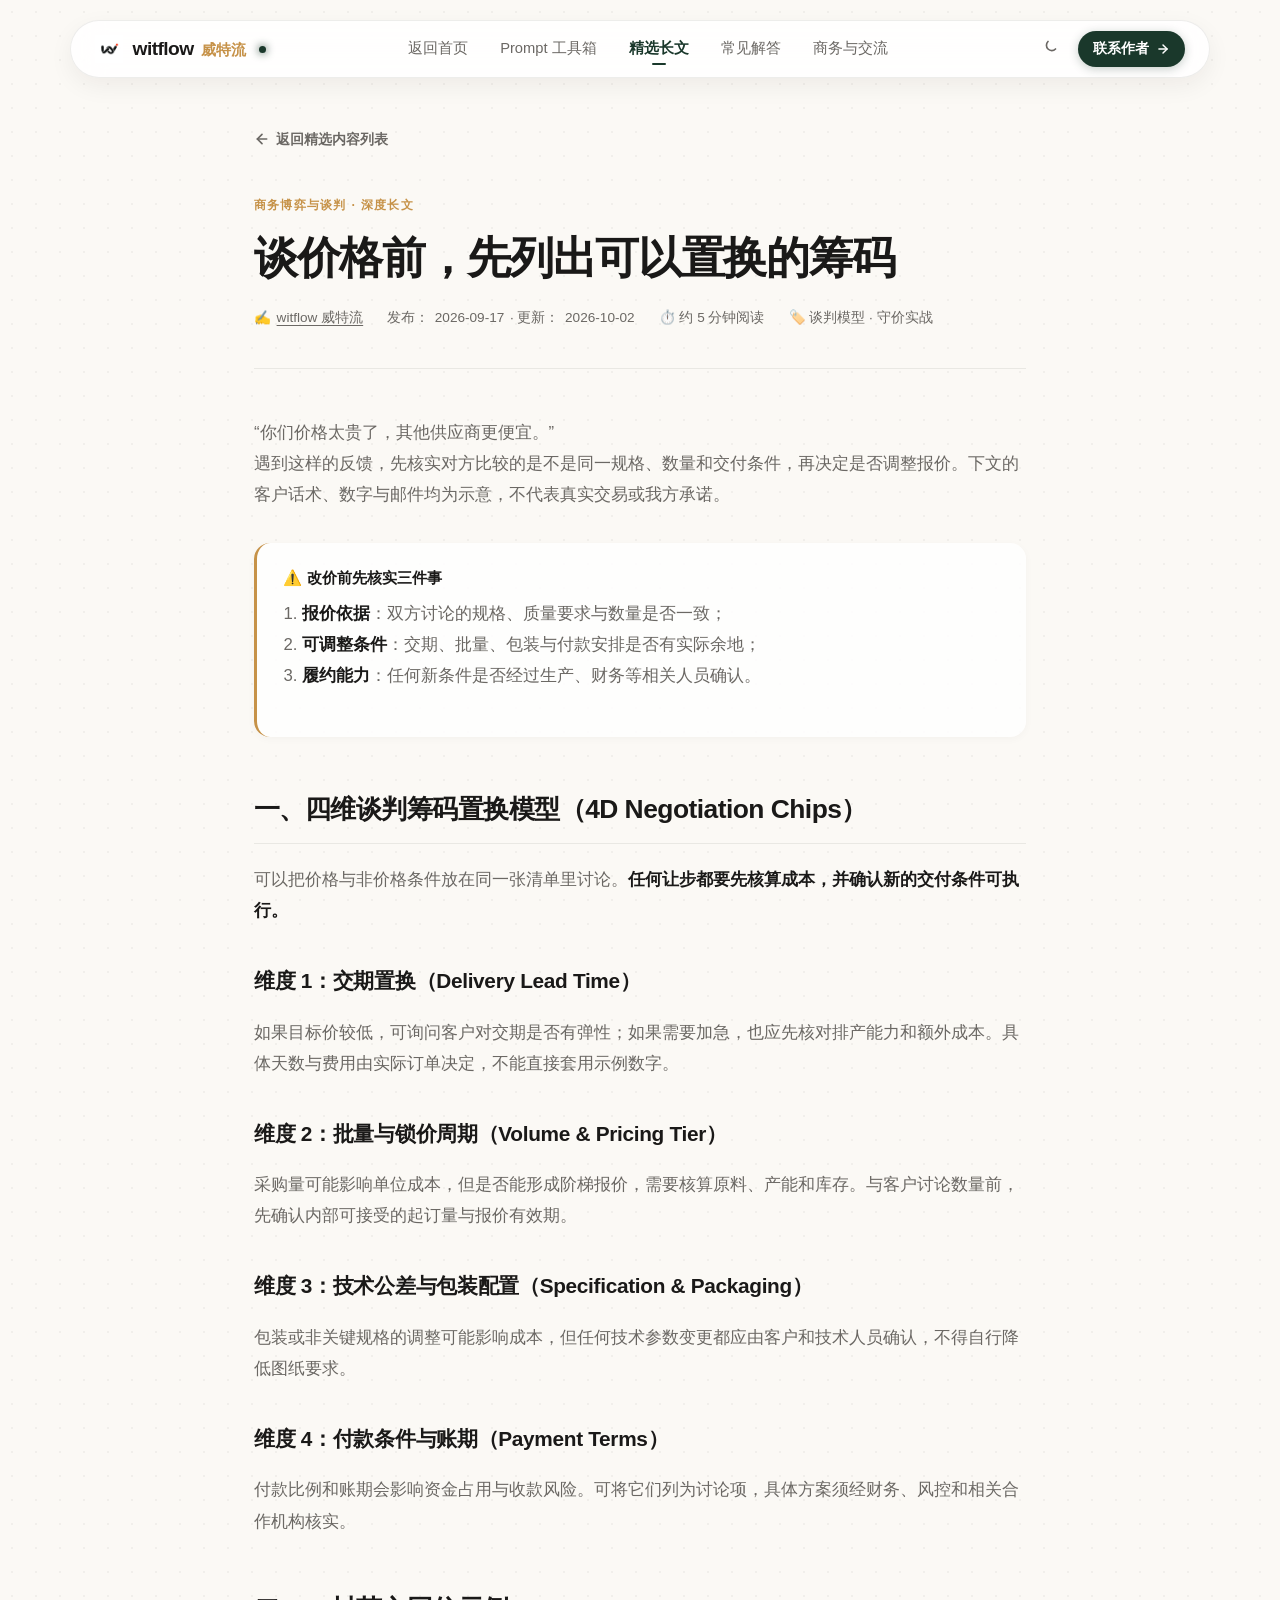
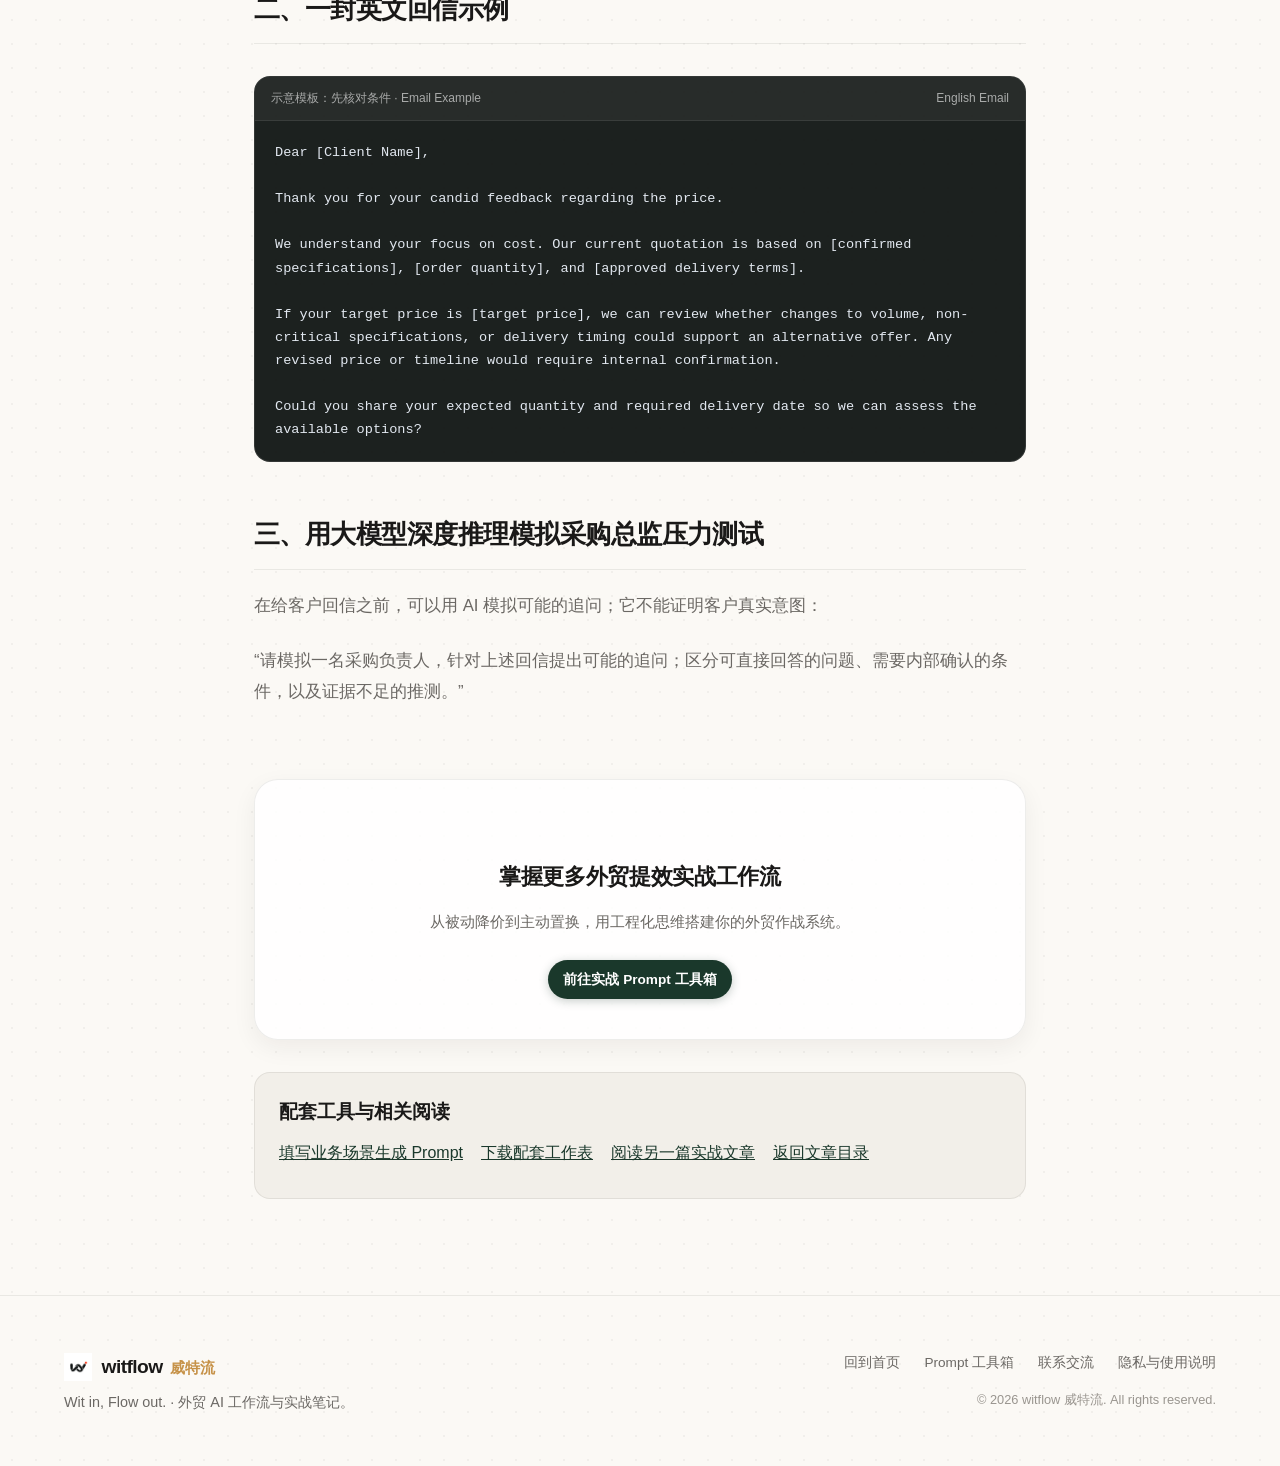
<file: articles/02-negotiation-chips.html>
<!DOCTYPE html>
<html lang="zh-CN" data-theme="light">
<head>
  <meta charset="UTF-8">
  <meta name="viewport" content="width=device-width, initial-scale=1.0">



  <link rel="icon" type="image/png" sizes="32x32" href="/assets/favicon-32.png">
  <link rel="icon" type="image/png" sizes="16x16" href="/assets/favicon-16.png">
  <link rel="apple-touch-icon" sizes="180x180" href="/assets/logo.png">
  <link rel="stylesheet" href="/styles.css?v=3.3">
  <link rel="stylesheet" href="/content-pages.css?v=1">

  <!-- GENERATED SEO START -->
  <link rel="alternate" type="application/rss+xml" title="witflow 实战文章" href="https://witflow.trade/feed.xml">
  <title>谈价格前，先列出可以置换的筹码 · witflow 威特流</title>
  <meta name="description" content="面对海外买家的目标价要求，先核实报价条件，再从交期、批量、规格和付款方式整理可讨论的选项。文中数字与邮件为示意。">
  <link rel="canonical" href="https://witflow.trade/articles/02-negotiation-chips">
  <meta property="og:type" content="article">
  <meta property="og:site_name" content="witflow 威特流">
  <meta property="og:locale" content="zh_CN">
  <meta property="og:url" content="https://witflow.trade/articles/02-negotiation-chips">
  <meta property="og:title" content="谈价格前，先列出可以置换的筹码 · witflow 威特流">
  <meta property="og:description" content="面对海外买家的目标价要求，先核实报价条件，再从交期、批量、规格和付款方式整理可讨论的选项。文中数字与邮件为示意。">
  <meta property="og:image" content="https://witflow.trade/assets/logo.png">
  <meta property="og:image:alt" content="witflow 威特流标志">
  <meta name="twitter:card" content="summary">
  <meta name="twitter:title" content="谈价格前，先列出可以置换的筹码 · witflow 威特流">
  <meta name="twitter:description" content="面对海外买家的目标价要求，先核实报价条件，再从交期、批量、规格和付款方式整理可讨论的选项。文中数字与邮件为示意。">
  <meta name="twitter:image" content="https://witflow.trade/assets/logo.png">
  <script type="application/ld+json">{"@context": "https://schema.org", "@type": "Article", "name": "谈价格前，先列出可以置换的筹码", "url": "https://witflow.trade/articles/02-negotiation-chips", "description": "面对海外买家的目标价要求，先核实报价条件，再从交期、批量、规格和付款方式整理可讨论的选项。文中数字与邮件为示意。", "inLanguage": "zh-CN", "headline": "谈价格前，先列出可以置换的筹码", "datePublished": "2026-09-17", "dateModified": "2026-10-02", "author": {"@type": "Person", "name": "witflow 威特流", "url": "https://witflow.trade/about"}, "mainEntityOfPage": {"@type": "WebPage", "@id": "https://witflow.trade/articles/02-negotiation-chips"}, "image": "https://witflow.trade/assets/logo.png"}</script>
  <!-- GENERATED SEO END -->
</head>
<body>

  <!-- Top Reading Progress Indicator -->
  <div id="scroll-progress" class="scroll-progress-bar" aria-hidden="true"></div>

  <!-- Navbar -->
  <header class="navbar-wrapper">
    <nav class="navbar glass">
      <a href="/" class="brand-logo">
        <img src="/assets/logo.png" alt="witflow 威特流 Logo" class="brand-logo-img" width="28" height="28">
        <div class="brand-title-group">
          <span class="logo-text-en">witflow</span>
          <span class="logo-text-zh">威特流</span>
        </div>
        <span class="status-dot" title="活跃运行中"></span>
      </a>

      <div class="nav-links">
        <a href="/" class="nav-link">返回首页</a>
        <a href="/tools" class="nav-link">Prompt 工具箱</a>
        <a href="/articles/" class="nav-link active">精选长文</a>
        <a href="/#faq" class="nav-link">常见解答</a>
        <a href="/#contact" class="nav-link">商务与交流</a>
      </div>

      <div class="nav-actions">
        <button id="theme-toggle" class="icon-btn" aria-label="切换主题" title="切换深色/浅色模式">
          <svg class="sun-icon" width="20" height="20" viewBox="0 0 24 24" fill="none" stroke="currentColor" stroke-width="2" stroke-linecap="round" stroke-linejoin="round">
            <circle cx="12" cy="12" r="4"></circle>
            <path d="M12 2v2"></path><path d="M12 20v2"></path>
            <path d="m4.93 4.93 1.41 1.41"></path><path d="m17.66 17.66 1.41 1.41"></path>
            <path d="M2 12h2"></path><path d="M20 12h2"></path>
            <path d="m6.34 17.66-1.41 1.41"></path><path d="m19.07 4.93-1.41 1.41"></path>
          </svg>
          <svg class="moon-icon" width="20" height="20" viewBox="0 0 24 24" fill="none" stroke="currentColor" stroke-width="2" stroke-linecap="round" stroke-linejoin="round">
            <path d="M12 3a6 6 0 0 0 9 9 9 0 1 1-9-9Z"></path>
          </svg>
        </button>
        <a href="/#contact" class="cta-btn sm">
          <span>联系作者</span>
          <svg width="14" height="14" viewBox="0 0 24 24" fill="none" stroke="currentColor" stroke-width="2.5" stroke-linecap="round" stroke-linejoin="round"><path d="M5 12h14"></path><path d="m12 5 7 7-7 7"></path></svg>
        </a>
        <!-- Mobile Menu Toggle Button -->
        <button id="mobile-menu-btn" class="icon-btn mobile-menu-toggle" aria-label="打开移动端导航菜单" aria-expanded="false">
          <svg class="hamburger-icon" width="20" height="20" viewBox="0 0 24 24" fill="none" stroke="currentColor" stroke-width="2" stroke-linecap="round" stroke-linejoin="round">
            <line x1="4" x2="20" y1="6" y2="6"></line>
            <line x1="4" x2="20" y1="12" y2="12"></line>
            <line x1="4" x2="20" y1="18" y2="18"></line>
          </svg>
          <svg class="close-icon" width="20" height="20" viewBox="0 0 24 24" fill="none" stroke="currentColor" stroke-width="2" stroke-linecap="round" stroke-linejoin="round">
            <line x1="18" y1="6" x2="6" y2="18"></line>
            <line x1="6" y1="6" x2="18" y2="18"></line>
          </svg>
        </button>
      </div>
    </nav>

    <!-- Mobile Drawer Menu -->
    <div id="mobile-menu-drawer" class="mobile-menu-drawer glass hidden" aria-label="移动端导航菜单">
      <div class="mobile-menu-inner">
        <a href="/" class="mobile-nav-link">返回首页</a>
        <a href="/tools" class="mobile-nav-link">⚡ Prompt 工具箱</a>
        <a href="/articles/" class="mobile-nav-link" style="color: var(--accent-primary); font-weight: 600;">精选长文</a>
        <a href="/#faq" class="mobile-nav-link">常见解答</a>
        <a href="/#contact" class="mobile-nav-link">商务与交流</a>
      </div>
    </div>
  </header>

  <main class="article-container">
    <div class="article-back-nav">
      <a href="/articles/" class="back-link">
        <svg width="16" height="16" viewBox="0 0 24 24" fill="none" stroke="currentColor" stroke-width="2.5" stroke-linecap="round" stroke-linejoin="round"><path d="m12 19-7-7 7-7"/><path d="M19 12H5"/></svg>
        <span>返回精选内容列表</span>
      </a>
    </div>

    <article>
      <header class="article-header">
        <span class="article-category">商务博弈与谈判 · 深度长文</span>
        <h1 class="article-main-title">谈价格前，先列出可以置换的筹码</h1>
        <div class="article-meta-row">
          <span class="article-meta-item">✍️ <a href="/about" rel="author">witflow 威特流</a></span>
          <span class="article-meta-item">发布：<time datetime="2026-09-17">2026-09-17</time> · 更新：<time datetime="2026-10-02">2026-10-02</time></span>
          <span class="article-meta-item">⏱️ 约 5 分钟阅读</span>
          <span class="article-meta-item">🏷️ 谈判模型 · 守价实战</span>
        </div>
      </header>

      <div class="article-content">
        <p class="lead-paragraph">
          “你们价格太贵了，其他供应商更便宜。”<br>
          遇到这样的反馈，先核实对方比较的是不是同一规格、数量和交付条件，再决定是否调整报价。下文的客户话术、数字与邮件均为示意，不代表真实交易或我方承诺。
        </p>

        <div class="article-callout warning">
          <div class="article-callout-title">⚠️ 改价前先核实三件事</div>
          <p>
            1. <strong>报价依据</strong>：双方讨论的规格、质量要求与数量是否一致；<br>
            2. <strong>可调整条件</strong>：交期、批量、包装与付款安排是否有实际余地；<br>
            3. <strong>履约能力</strong>：任何新条件是否经过生产、财务等相关人员确认。
          </p>
        </div>

        <h2>一、四维谈判筹码置换模型（4D Negotiation Chips）</h2>
        <p>
          可以把价格与非价格条件放在同一张清单里讨论。<strong>任何让步都要先核算成本，并确认新的交付条件可执行。</strong>
        </p>

        <h3>维度 1：交期置换（Delivery Lead Time）</h3>
        <p>
          如果目标价较低，可询问客户对交期是否有弹性；如果需要加急，也应先核对排产能力和额外成本。具体天数与费用由实际订单决定，不能直接套用示例数字。
        </p>

        <h3>维度 2：批量与锁价周期（Volume & Pricing Tier）</h3>
        <p>
          采购量可能影响单位成本，但是否能形成阶梯报价，需要核算原料、产能和库存。与客户讨论数量前，先确认内部可接受的起订量与报价有效期。
        </p>

        <h3>维度 3：技术公差与包装配置（Specification & Packaging）</h3>
        <p>
          包装或非关键规格的调整可能影响成本，但任何技术参数变更都应由客户和技术人员确认，不得自行降低图纸要求。
        </p>

        <h3>维度 4：付款条件与账期（Payment Terms）</h3>
        <p>
          付款比例和账期会影响资金占用与收款风险。可将它们列为讨论项，具体方案须经财务、风控和相关合作机构核实。
        </p>

        <h2>二、一封英文回信示例</h2>

        <div class="article-code-panel">
          <div class="article-code-header">
            <span>示意模板：先核对条件 · Email Example</span>
            <span>English Email</span>
          </div>
          <div class="article-code-body">Dear [Client Name],

Thank you for your candid feedback regarding the price.

We understand your focus on cost. Our current quotation is based on [confirmed specifications], [order quantity], and [approved delivery terms].

If your target price is [target price], we can review whether changes to volume, non-critical specifications, or delivery timing could support an alternative offer. Any revised price or timeline would require internal confirmation.

Could you share your expected quantity and required delivery date so we can assess the available options?</div>
        </div>

        <h2>三、用大模型深度推理模拟采购总监压力测试</h2>
        <p>
          在给客户回信之前，可以用 AI 模拟可能的追问；它不能证明客户真实意图：
        </p>
        <p>
          “请模拟一名采购负责人，针对上述回信提出可能的追问；区分可直接回答的问题、需要内部确认的条件，以及证据不足的推测。”
        </p>

        <div class="article-share-cta">
          <h3>掌握更多外贸提效实战工作流</h3>
          <p>从被动降价到主动置换，用工程化思维搭建你的外贸作战系统。</p>
          <a href="/tools" class="cta-btn sm">
            <span>前往实战 Prompt 工具箱</span>
          </a>
        </div>
      </div>
      <section class="article-related" aria-label="配套工具与相关阅读"><h2>配套工具与相关阅读</h2><a href="/prompt-builder">填写业务场景生成 Prompt</a><a href="/downloads/negotiation-planner.pdf" download>下载配套工作表</a><a href="/articles/01-long-inquiry-audit">阅读另一篇实战文章</a><a href="/articles/">返回文章目录</a></section>
    </article>
  </main>

  <!-- Site Footer -->
  <footer class="site-footer">
    <div class="container footer-container">
      <div class="footer-left">
        <div class="brand-logo footer-logo">
          <img src="/assets/logo.png" alt="witflow 威特流 Logo" class="brand-logo-img" width="28" height="28">
          <div class="brand-title-group">
            <span class="logo-text-en">witflow</span>
            <span class="logo-text-zh">威特流</span>
          </div>
        </div>
        <p class="footer-slogan">Wit in, Flow out. · 外贸 AI 工作流与实战笔记。</p>
      </div>

      <div class="footer-right">
        <div class="footer-nav">
          <a href="/">回到首页</a>
          <a href="/tools">Prompt 工具箱</a>
          <a href="/#contact">联系交流</a>
          <a href="/privacy">隐私与使用说明</a>
        </div>
        <p class="copyright">© 2026 witflow 威特流. All rights reserved.</p>
      </div>
    </div>
  </footer>

  <button id="back-to-top" class="back-to-top-btn glass hidden" aria-label="回到页面顶部" title="返回页面顶部">
    <svg width="20" height="20" viewBox="0 0 24 24" fill="none" stroke="currentColor" stroke-width="2.5" stroke-linecap="round" stroke-linejoin="round"><path d="m18 15-6-6-6 6"/></svg>
  </button>

  <script src="/main.js?v=2.6"></script>
</body>
</html>
</file>
<file: homepage.css>
:root{--bg:#11151b;--panel:#181d25;--panel-hover:#1e242d;--line:#2a323d;--text:#e9edf2;--muted:#a7b0bc;--accent:#c99a54;--accent-blue:#71b5c4;--mono:ui-monospace,SFMono-Regular,Consolas,monospace;--sans:-apple-system,BlinkMacSystemFont,"PingFang SC","Microsoft YaHei",Arial,sans-serif;color-scheme:dark}
*,*::before,*::after{box-sizing:border-box}
html{scroll-behavior:smooth;scroll-padding-top:84px}
body{margin:0;color:var(--text);font:16px/1.65 var(--sans);background:var(--bg);background-image:linear-gradient(#2a323d44 1px,transparent 1px),linear-gradient(90deg,#2a323d44 1px,transparent 1px);background-size:64px 64px;background-attachment:fixed;min-width:320px}
button{font:inherit}
a{color:inherit;text-decoration:none}
img{max-width:100%;height:auto}
button,a{ -webkit-tap-highlight-color:transparent }
:focus-visible{outline:2px solid var(--accent);outline-offset:4px}
.skip-link{position:absolute;top:-70px;left:16px;z-index:100;padding:10px 16px;background:var(--accent);color:var(--bg)}
.skip-link:focus{top:10px}
.wrap{width:min(1120px,calc(100% - 56px));margin:0 auto}
.site-header{position:sticky;top:0;z-index:20;border-bottom:1px solid var(--line);background:rgba(17,21,27,.95);backdrop-filter:blur(12px)}
.header-inner{display:flex;align-items:center;gap:24px;min-height:72px}
.brand{display:flex;align-items:center;gap:9px;flex:none;font-size:18px;font-weight:800;letter-spacing:-.04em;line-height:1}
.brand img,.footer-brand img{object-fit:contain;filter:invert(1) hue-rotate(180deg);mix-blend-mode:screen}
.brand small{display:block;margin-top:3px;font-size:10px;font-weight:500;letter-spacing:.1em;color:var(--muted)}
.accent{color:var(--accent)}
.desktop-nav{display:flex;align-items:center;justify-content:flex-end;gap:17px;flex:1;min-width:0;white-space:nowrap;font-size:12px;color:var(--muted)}
.desktop-nav a:hover,.mobile-nav a:hover,.footer-links a:hover{color:var(--accent)}
.menu-toggle{display:none;flex-direction:column;justify-content:center;align-items:center;gap:5px;margin-left:auto;width:42px;height:42px;border:1px solid var(--line);background:var(--panel);color:var(--text);cursor:pointer}
.menu-toggle span{width:18px;height:2px;background:currentColor}
.mobile-nav[hidden],.modal[hidden]{display:none!important}
.mobile-nav{display:grid;grid-template-columns:repeat(2,minmax(0,1fr));gap:0 18px;padding:6px max(28px,calc((100vw - 1120px)/2)) 18px;border-top:1px solid var(--line);background:var(--bg)}
.mobile-nav a{padding:11px 0;border-bottom:1px solid var(--line);font-size:14px}
.eyebrow,.field-label,.feature-number{font:600 12px/1.5 var(--mono);letter-spacing:.06em;color:var(--accent-blue)}
.hero{padding:116px 0 0;border-bottom:1px solid var(--line)}
.hero .eyebrow{margin:0 0 24px}
h1,h2,h3,p{margin-top:0}
h1{max-width:940px;margin-bottom:24px;font-size:clamp(38px,5.2vw,72px);line-height:1.17;letter-spacing:-.045em}
h1 em{font-style:normal;color:var(--accent)}
.hero-lede{max-width:640px;margin-bottom:0;color:var(--muted);font-size:18px}
.hero-actions,.contact-actions{display:flex;flex-wrap:wrap;gap:12px;margin-top:34px}
.button{display:inline-flex;align-items:center;justify-content:center;gap:18px;min-height:46px;padding:10px 19px;border:1px solid var(--line);border-radius:2px;cursor:pointer;font-weight:650;font-size:14px;transition:background-color .15s,color .15s,border-color .15s}
.button-primary{background:var(--accent);border-color:var(--accent);color:#11151b}
.button-primary:hover{background:#e0b579}
.button-outline{background:var(--panel);color:var(--text)}
.button-outline:hover{border-color:var(--accent);color:var(--accent)}
.stats{display:grid;grid-template-columns:repeat(4,minmax(0,1fr));gap:1px;margin-top:82px;background:var(--line);border:1px solid var(--line)}
.stats>div{min-width:0;padding:23px 20px;background:var(--bg)}
.stats strong{display:block;color:var(--accent);font:700 clamp(20px,2.5vw,27px)/1.2 var(--mono)}
.stats span{display:block;margin-top:8px;color:var(--muted);font-size:13px}
.section{padding:88px 0;border-bottom:1px solid var(--line)}
.section>.wrap>.eyebrow{margin:0 0 13px}
h2{margin-bottom:0;font-size:clamp(29px,3vw,40px);line-height:1.3;letter-spacing:-.03em}
.section-intro{display:flex;justify-content:space-between;align-items:end;gap:26px}
.section-intro h2{max-width:530px}
.section-intro p{max-width:450px;margin:0;color:var(--muted);font-size:15px}
.feature-grid,.platform-grid,.resource-grid{display:grid;gap:1px;background:var(--line);border:1px solid var(--line);margin-top:38px}
.feature-grid,.resource-grid{grid-template-columns:repeat(2,minmax(0,1fr))}
.feature-grid article,.resource-grid a{display:flex;flex-direction:column;min-width:0;min-height:210px;padding:28px;background:var(--panel);transition:background-color .15s}
.feature-grid article:hover,.resource-grid a:hover,.platform-card:hover{background:var(--panel-hover)}
.feature-grid h3,.resource-grid h3{margin:17px 0 8px;font-size:19px;line-height:1.35}
.feature-grid p,.resource-grid p{max-width:48ch;margin:0 0 20px;color:var(--muted);font-size:14px}
.feature-grid a,.resource-grid b{margin-top:auto;color:var(--accent);font-size:14px;font-weight:600}
.resource-grid a>span,.platform-card>span{color:var(--accent-blue);font:600 12px var(--mono)}
.demo{margin-top:38px;background:var(--panel);border:1px solid var(--line)}
.demo-heading{display:flex;justify-content:space-between;align-items:end;gap:16px;padding:20px 24px;border-bottom:1px solid var(--line)}
.demo-heading h3{margin:4px 0 0;font-size:20px}
.demo-heading .eyebrow{margin:0}
.demo-note{max-width:320px;color:var(--muted);font-size:12px;text-align:right}
.demo-tabs{display:flex;overflow-x:auto;border-bottom:1px solid var(--line)}
.demo-tab{flex:none;padding:13px 23px;border:0;border-bottom:2px solid transparent;background:transparent;color:var(--muted);cursor:pointer;font-size:14px}
.demo-tab[aria-selected="true"]{border-bottom-color:var(--accent);color:var(--text)}
.demo-tab:hover{background:var(--panel-hover)}
.demo-panel{display:grid;grid-template-columns:1fr 1fr;gap:25px;padding:27px}
.demo-panel>div:first-child{grid-column:1/-1}
.demo-panel p{margin:8px 0 0;font-size:15px}
.demo-panel>div:nth-child(2) p{color:var(--muted)}
.demo-quote{padding:16px 18px;border-left:2px solid var(--accent-blue);background:var(--bg);font-family:var(--mono);overflow-wrap:anywhere}
.demo-decision{padding-left:18px;border-left:2px solid var(--accent)}
.about-grid{display:grid;grid-template-columns:1.15fr 1fr;gap:80px;margin-top:36px}
.about-copy p{color:var(--muted);font-size:16px}
.about-copy strong{color:var(--text)}
.fact-list{margin:0;border-top:1px solid var(--line)}
.fact-list>div{display:grid;grid-template-columns:115px 1fr;gap:10px;padding:13px 0;border-bottom:1px solid var(--line)}
.fact-list dt{color:var(--accent-blue);font:600 12px var(--mono)}
.fact-list dd{margin:0;font-size:14px}
.method-list{margin:35px 0 0;padding:0;list-style:none;border-top:1px solid var(--line)}
.method-list li{display:grid;grid-template-columns:60px 1fr;gap:18px;padding:22px 0;border-bottom:1px solid var(--line)}
.method-list li>span{color:var(--accent);font:700 14px var(--mono)}
.method-list h3{margin-bottom:4px;font-size:17px}
.method-list p{margin:0;color:var(--muted);font-size:14px}
.platform-grid{grid-template-columns:repeat(3,minmax(0,1fr))}
.platform-card{display:flex;flex-direction:column;min-width:0;min-height:180px;padding:24px;background:var(--panel);transition:background-color .15s}
.platform-card h3{margin:10px 0 4px;font-size:18px}
.platform-card p{margin:0 0 18px;color:var(--muted);font-size:13px}
.platform-card b,.text-action{margin-top:auto;color:var(--accent);font-size:13px;font-weight:600}
.text-action{align-self:start;padding:0;border:0;background:transparent;cursor:pointer}
.article-list{margin-top:37px;border-top:1px solid var(--line)}
.article-list article{display:grid;grid-template-columns:160px 1fr;gap:30px;padding:27px 0;border-bottom:1px solid var(--line)}
.article-list article>span{color:var(--accent-blue);font:600 12px var(--mono)}
.article-list h3{margin-bottom:7px;font-size:20px}
.article-list p{margin-bottom:10px;color:var(--muted);font-size:14px}
.article-list a{color:var(--accent);font-weight:650;font-size:14px}
.resource-cta{display:flex;align-items:center;justify-content:space-between;gap:15px;margin-top:25px}
.resource-cta p{margin:0;color:var(--muted)}
.faq-list{margin-top:36px;border-top:1px solid var(--line)}
.faq-list details{padding:18px 0;border-bottom:1px solid var(--line)}
.faq-list summary{display:flex;justify-content:space-between;gap:15px;cursor:pointer;font-size:16px;font-weight:650;list-style:none}
.faq-list summary::-webkit-details-marker{display:none}
.faq-list summary::after{content:'+';color:var(--accent);font:700 22px/1 var(--mono)}
.faq-list details[open] summary::after{content:'−'}
.faq-list details p{max-width:750px;margin:13px 0 0;color:var(--muted);font-size:14px}
.contact{padding-bottom:104px}
.contact h2{font-size:clamp(34px,4.5vw,58px)}
.contact>.wrap>p:not(.eyebrow){margin:19px 0 0;color:var(--muted)}
.contact-email{font:13px var(--mono)}
.site-footer{padding:28px 0 calc(28px + env(safe-area-inset-bottom,0px));background:var(--bg)}
.footer-inner{display:flex;align-items:center;justify-content:space-between;gap:25px;flex-wrap:wrap}
.footer-brand{display:flex;align-items:center;gap:12px}
.footer-brand strong,.footer-brand small{display:block}
.footer-brand strong{font-size:14px}
.footer-brand small,.footer-inner>small{color:var(--muted);font-size:11px}
.footer-links{display:flex;gap:18px;color:var(--muted);font-size:13px}
.modal{position:fixed;inset:0;z-index:60;display:grid;place-items:center;padding:18px}
.modal-backdrop{position:absolute;inset:0;background:rgba(4,7,10,.84)}
.modal-box{position:relative;width:min(460px,100%);max-height:calc(100dvh - 36px);overflow:auto;padding:29px;background:var(--panel);border:1px solid var(--line)}
.modal-box h2{margin:5px 0 6px;font-size:26px}
.modal-box>p:not(.eyebrow){color:var(--muted);font-size:14px}
.modal-close{position:absolute;top:12px;right:13px;width:35px;height:35px;border:1px solid var(--line);background:var(--bg);color:var(--text);cursor:pointer;font-size:25px;line-height:1}
.qr-grid{display:grid;grid-template-columns:1fr 1fr;gap:14px;margin-top:22px}
.qr-grid figure{margin:0;text-align:center}
.qr-grid img{display:block;width:100%;max-width:160px;height:auto;aspect-ratio:1;object-fit:cover;margin:0 auto}
.qr-grid figcaption{margin-top:6px;color:var(--muted);font-size:12px}
.wechat-id{display:flex;justify-content:space-between;align-items:center;gap:10px;margin-top:20px;padding:10px;border:1px solid var(--line);font-size:13px}
.wechat-id button{padding:6px 10px;border:1px solid var(--accent);background:transparent;color:var(--accent);cursor:pointer;font-size:12px}
.copy-status{min-height:19px;margin:8px 0 0!important}
body.modal-open{overflow:hidden}
@media(max-width:1080px){.desktop-nav{gap:10px;font-size:11px}}
@media(max-width:900px){.desktop-nav{display:none}.menu-toggle{display:flex}.about-grid{gap:35px}}
@media(max-width:720px){.wrap{width:min(100% - 36px,620px)}.hero{padding-top:80px}.hero-lede{font-size:16px}.stats{grid-template-columns:repeat(2,minmax(0,1fr));margin-top:58px}.section{padding:66px 0}.section-intro{display:block}.section-intro p{margin-top:12px}.feature-grid,.resource-grid{grid-template-columns:1fr}.platform-grid{grid-template-columns:repeat(2,minmax(0,1fr))}.about-grid{grid-template-columns:1fr;gap:18px}.demo-panel{grid-template-columns:1fr;gap:21px}.demo-panel>div:first-child{grid-column:auto}.article-list article{grid-template-columns:1fr;gap:9px}.resource-cta{align-items:start;flex-direction:column}.footer-inner{align-items:start;flex-direction:column}.contact{padding-bottom:72px}}
@media(max-width:420px){.wrap{width:calc(100% - 32px)}.hero{padding-top:68px}.hero h1{font-size:29px}.hero-actions .button{flex:1;gap:7px;padding-inline:9px;font-size:12px}.stats>div{padding:17px 12px}.platform-grid{grid-template-columns:1fr}.platform-card{min-height:145px}.fact-list>div{grid-template-columns:90px 1fr}.demo-heading{align-items:start;flex-direction:column}.demo-note{text-align:left}.modal-box{padding:22px}.qr-grid{gap:7px}.wechat-id{flex-direction:column;align-items:start}}
@media(prefers-reduced-motion:reduce){html{scroll-behavior:auto}*,*::before,*::after{animation-duration:.01ms!important;transition-duration:.01ms!important}}

#start .start-grid{grid-template-columns:repeat(3,minmax(0,1fr))}#start .start-grid article{padding:28px;border:1px solid var(--line);background:var(--panel)}#start article span{color:var(--accent);font-size:12px}#start article h3{margin:12px 0}#start article p,.updates-note{color:var(--muted);line-height:1.8}.quiet-link{font:inherit;color:var(--accent);background:none;border:0;padding:0;text-decoration:underline;cursor:pointer}@media(max-width:760px){#start .start-grid{grid-template-columns:1fr}}

.start-grid{display:grid;gap:16px;margin-top:38px}.start-grid a{color:var(--accent);font-size:14px;text-decoration:underline;text-underline-offset:4px}.start-grid p{font-size:14px}.start-grid article p:last-child{margin-bottom:0}
</file>
<file: content-pages.css>
.page-nav{display:flex;flex-wrap:wrap;justify-content:flex-end;gap:12px 22px;margin-left:auto;color:var(--muted);font-size:13px}.page-nav a:hover,.page-nav a[aria-current]{color:var(--accent)}.content-main{padding:70px 0 80px}.content-main h1{font-size:clamp(34px,4vw,54px);margin-bottom:22px}.content-lede{max-width:760px;color:var(--muted);font-size:18px}.content-main h2{font-size:26px;margin:44px 0 18px}.content-main p{max-width:780px;color:var(--muted)}.content-main strong{color:var(--text)}.content-main a:not(.button){color:var(--accent);text-decoration:underline;text-underline-offset:4px}.content-main time{font-size:13px;color:var(--muted)}.content-box{padding:28px;border:1px solid var(--line);background:var(--panel);margin-top:26px;max-width:840px}.content-box p:last-child{margin-bottom:0}.category-links{display:flex;flex-wrap:wrap;gap:10px;margin:28px 0}.category-links a{padding:7px 14px;border:1px solid var(--line);background:var(--panel);font-size:13px;text-decoration:none!important}.article-route{display:block;margin-top:24px}.article-related{margin-top:32px;padding:24px;border:1px solid var(--border-subtle);background:var(--bg-subtle);border-radius:var(--radius-md)}.article-related h2{font-size:1.2rem;margin-bottom:12px}.article-related a{display:inline-block;margin-right:18px;margin-bottom:8px;color:var(--brand-forest);text-decoration:underline}.article-meta-item a{color:inherit;text-decoration:underline;text-underline-offset:3px}.tool-builder-link{display:flex;justify-content:space-between;align-items:center;gap:18px;max-width:900px;margin:24px auto 0;padding:18px 22px;border:1px solid var(--border-focus);border-radius:var(--radius-md);background:var(--bg-subtle);text-align:left;color:var(--text-main)}.tool-builder-link p{margin:3px 0 0;font-size:13px;color:var(--text-muted)}.tool-builder-link a{flex:none;color:var(--brand-forest);font-size:14px;font-weight:700;text-decoration:underline}.article-meta-row{flex-wrap:wrap}@media(max-width:720px){.header-inner{flex-wrap:wrap;padding-top:16px;padding-bottom:16px;gap:14px}.page-nav{gap:12px 16px;font-size:12px}.content-main{padding-top:42px}.content-box{padding:20px}.tool-builder-link{align-items:start;flex-direction:column}.content-lede{font-size:16px}}
.article-meta-row .article-meta-item{color:var(--text-muted)}
</file>
<file: prompt-builder.css>
:root{color-scheme:dark;--bg:#111419;--panel:#191d23;--line:#323740;--ink:#f0f1f2;--muted:#b3b9c3;--gold:#c6a05f;--radius:12px;font-family:-apple-system,BlinkMacSystemFont,"Segoe UI","PingFang SC","Microsoft YaHei",sans-serif;color:var(--ink);background:var(--bg)}
*{box-sizing:border-box}html{scroll-behavior:smooth;scroll-padding-top:90px}body{margin:0;line-height:1.65}a{color:inherit;text-decoration:none}button,input,textarea,select{font:inherit}button,a,input,textarea,select{-webkit-tap-highlight-color:transparent}button{cursor:pointer}button:disabled{cursor:default;opacity:.45}button:focus-visible,a:focus-visible,input:focus-visible,textarea:focus-visible,select:focus-visible{outline:2px solid var(--gold);outline-offset:4px}.wrap{max-width:1240px;margin:auto;padding:0 36px}.header{border-bottom:1px solid var(--line);background:var(--bg)}.header-inner{display:flex;align-items:center;justify-content:space-between;gap:24px;min-height:86px}.brand{font-size:27px;font-weight:800;letter-spacing:-1px;line-height:1.1}.brand span{color:var(--gold)}.brand small{display:block;font-size:10px;letter-spacing:3px;font-weight:500;margin-top:6px}.header nav{display:flex;gap:30px;font-size:14px;color:var(--muted)}.header nav a[aria-current]{color:var(--gold)}.intro{padding:64px 0 46px;max-width:820px}.eyebrow{font:600 11px/1.5 ui-monospace,SFMono-Regular,Consolas,monospace;letter-spacing:2px;color:var(--gold);margin:0 0 14px}h1{font-size:clamp(34px,4vw,52px);letter-spacing:-1.5px;line-height:1.25;margin:0 0 22px;font-weight:750}h1 span{color:var(--gold)}.lede{max-width:680px;color:var(--muted);font-size:17px;margin:0}.intro-meta{display:flex;flex-wrap:wrap;gap:20px;color:var(--muted);font-size:12px;margin-top:24px}.intro-meta span:before{content:"";display:inline-block;background:var(--gold);width:4px;height:4px;margin-right:8px;vertical-align:middle}.section-heading{display:flex;align-items:end;justify-content:space-between;gap:20px;margin-bottom:24px}.section-heading .eyebrow{margin-bottom:8px}h2{font-size:25px;line-height:1.4;margin:0;letter-spacing:-.5px}h3{font-size:18px;margin:0;line-height:1.5}.text-link{font-size:13px;color:var(--gold)}.workspace{display:grid;grid-template-columns:1fr 1fr;gap:22px;align-items:start}.panel{background:var(--panel);border:1px solid var(--line);border-radius:var(--radius);padding:28px}.step-heading{display:flex;align-items:center;gap:12px;margin-bottom:24px}.step{display:inline-grid;place-items:center;background:#c6a05f18;border:1px solid #c6a05f55;width:27px;height:27px;border-radius:50%;color:var(--gold);font:600 12px ui-monospace,monospace}label{display:block;font-weight:550;font-size:13px;margin:18px 0 7px}.required,.optional{font-weight:400;font-size:11px;margin-left:5px}.required{color:var(--gold)}.optional{color:var(--muted)}input,textarea,select{width:100%;background:#111419;color:var(--ink);border:1px solid #3d434d;border-radius:6px;padding:11px 12px;font-size:14px;line-height:1.6;min-width:0}textarea{resize:vertical;min-height:70px}input::placeholder,textarea::placeholder{color:#949ca9;opacity:1}select{padding-right:30px}.hint{color:var(--muted);font-size:12px;line-height:1.8;margin:10px 0 0}.field-grid{display:grid;grid-template-columns:1fr 1fr;gap:16px}.form-actions{display:flex;align-items:center;flex-wrap:wrap;gap:10px;margin-top:24px}.button{display:inline-flex;justify-content:center;align-items:center;gap:18px;min-height:44px;padding:10px 17px;border-radius:6px;font-size:13px;font-weight:600;border:1px solid transparent}.primary{color:#141414;background:var(--gold)}.primary:hover:not(:disabled){background:#d8b77e}.secondary{background:transparent;color:var(--ink);border-color:#454b55}.secondary:hover:not(:disabled){background:#252b34}.quiet{color:var(--muted);padding:10px;background:none;border:0;font-size:13px}.output-panel{position:sticky;top:24px}.output-heading{display:flex;justify-content:space-between;align-items:center;gap:12px}.output-heading .step-heading{margin:0}.output-panel>.hint{margin:18px 0}.badge{font-size:11px;color:var(--gold);padding:3px 8px;border:1px solid #c6a05f55;border-radius:4px;white-space:nowrap}#output{height:430px;font-family:inherit;font-size:13px;line-height:1.9;background:#12151a;padding:18px}.output-actions{display:flex;gap:10px;margin-top:18px}.status{font-size:12px;color:var(--muted);min-height:22px;margin:12px 0}.next-step{border-top:1px solid var(--line);padding-top:20px;margin-top:20px}.next-step .eyebrow{margin:0 0 10px}.next-step ol{font-size:13px;color:var(--muted);margin:0;padding-left:20px}.next-step li+li{margin-top:5px}.resources{padding:64px 0}.resource-grid{display:grid;grid-template-columns:repeat(3,1fr);gap:20px}.resource-card{border:1px solid var(--line);border-radius:var(--radius);padding:26px;display:flex;flex-direction:column;align-items:start}.resource-number{font:11px ui-monospace,monospace;color:var(--gold);letter-spacing:1px}.resource-card h3{margin-top:18px}.resource-card p{font-size:14px;color:var(--muted);margin:12px 0 22px;flex:1}.closing{border-top:1px solid var(--line);padding:36px 0 48px;display:flex;justify-content:space-between;align-items:center;gap:24px}.closing p:not(.eyebrow){font-size:14px;color:var(--muted);margin:12px 0 0}.footer{display:flex;justify-content:space-between;border-top:1px solid var(--line);padding-top:22px;padding-bottom:24px;font-size:12px;color:var(--muted)}.sr-only{position:absolute;width:1px;height:1px;overflow:hidden;clip:rect(0,0,0,0);white-space:nowrap}.skip{position:absolute;top:-80px;left:20px;background:var(--gold);color:#111;padding:10px;z-index:10}.skip:focus{top:12px}
@media(max-width:900px){.wrap{padding-left:24px;padding-right:24px}.workspace{grid-template-columns:1fr}.output-panel{position:static}#output{height:360px}.resource-grid{grid-template-columns:1fr}.resource-card{padding:24px}.intro{padding-top:42px}.header nav{gap:16px}.resources{padding:44px 0}}
@media(max-width:520px){.wrap{padding-left:18px;padding-right:18px}.header-inner{min-height:80px;gap:14px}.brand{font-size:22px}.header nav{gap:12px;font-size:11px}.header nav a:first-child{display:none}.intro{padding:36px 0}.lede{font-size:15px}.intro-meta{gap:10px 18px}.panel{padding:20px}.field-grid{grid-template-columns:1fr;gap:0}.section-heading{align-items:start}.section-heading h2{font-size:22px}.section-heading>.hint{max-width:85px;text-align:right;margin-top:0}.closing{align-items:start;flex-direction:column}.output-heading{gap:8px}h3{font-size:17px}.button{gap:10px;padding:10px 13px}.text-link{white-space:nowrap;font-size:12px}}
@media(prefers-reduced-motion:reduce){html{scroll-behavior:auto}}

.usage-guide{margin:48px 0}.usage-guide ol{padding-left:24px;line-height:1.9}.usage-guide li{margin-bottom:12px}.usage-guide details{border-top:1px solid var(--line);padding:18px 0}.usage-guide summary{cursor:pointer;font-weight:600}.usage-guide details p{line-height:1.8;max-width:78ch}
</file>
<file: styles.css>
/* ==========================================================================
   witflow 威特流 · Design System & Stylesheet
   Inspirations: Awwwards, Land-book, shadcn/ui, Magic UI, Aceternity UI, Coolors
   ========================================================================== */

/* --------------------------------------------------------------------------
   1. Design Tokens & CSS Custom Properties
   -------------------------------------------------------------------------- */
:root {
  /* Natural Warm Palette (Default Light) */
  --bg-main: #FBF9F5;
  --bg-card: rgba(255, 255, 255, 0.85);
  --bg-card-solid: #FFFFFF;
  --bg-card-hover: rgba(255, 255, 255, 0.95);
  --bg-subtle: #F2EFE9;
  
  --text-main: #1A1918;
  --text-muted: #6B6864;
  --text-subtle: #99958F;
  
  /* Brand Accents */
  --brand-forest: #1A382B;
  --brand-forest-rgb: 26, 56, 43;
  --brand-forest-light: #EBF2EE;
  --brand-amber: #C69248;
  --brand-amber-rgb: 198, 146, 72;
  --brand-amber-light: #FAF2E6;

  /* Borders & Shadows */
  --border-subtle: rgba(26, 25, 24, 0.08);
  --border-focus: rgba(26, 56, 43, 0.28);
  --shadow-sm: 0 2px 8px rgba(0, 0, 0, 0.03);
  --shadow-md: 0 8px 24px rgba(26, 25, 24, 0.06);
  --shadow-lg: 0 16px 40px rgba(26, 25, 24, 0.09);
  --shadow-spotlight: 0 0 40px rgba(198, 146, 72, 0.12);

  /* Radius */
  --radius-sm: 10px;
  --radius-md: 16px;
  --radius-lg: 24px;
  --radius-full: 9999px;

  /* Transitions */
  --transition-fast: 0.18s cubic-bezier(0.16, 1, 0.3, 1);
  --transition-smooth: 0.32s cubic-bezier(0.16, 1, 0.3, 1);
}

[data-theme="dark"] {
  /* Dark Tech & Slate Palette */
  --bg-main: #0B0D0C;
  --bg-card: rgba(18, 22, 20, 0.78);
  --bg-card-solid: #151A18;
  --bg-card-hover: rgba(26, 32, 29, 0.9);
  --bg-subtle: #141816;

  --text-main: #F4F6F5;
  --text-muted: #9CA3AF;
  --text-subtle: #6B7280;

  --brand-forest: #34D399;
  --brand-forest-rgb: 52, 211, 153;
  --brand-forest-light: rgba(52, 211, 153, 0.12);
  --brand-amber: #FBBF24;
  --brand-amber-rgb: 251, 191, 36;
  --brand-amber-light: rgba(251, 191, 36, 0.12);

  --border-subtle: rgba(255, 255, 255, 0.09);
  --border-focus: rgba(52, 211, 153, 0.35);
  --shadow-sm: 0 2px 8px rgba(0, 0, 0, 0.3);
  --shadow-md: 0 8px 24px rgba(0, 0, 0, 0.45);
  --shadow-lg: 0 16px 40px rgba(0, 0, 0, 0.6);
  --shadow-spotlight: 0 0 45px rgba(52, 211, 153, 0.15);
}

/* --------------------------------------------------------------------------
   Top Reading Progress Bar (Dictionary #28 Progress Indicator)
   -------------------------------------------------------------------------- */
.scroll-progress-bar {
  position: fixed;
  top: 0;
  left: 0;
  height: 2.5px;
  width: 0%;
  background: linear-gradient(90deg, var(--brand-forest), var(--brand-amber));
  z-index: 999;
  pointer-events: none;
  transition: width 0.08s ease-out;
}

/* --------------------------------------------------------------------------
   2. Base & Reset
   -------------------------------------------------------------------------- */
*, *::before, *::after {
  box-sizing: border-box;
  margin: 0;
  padding: 0;
}

html {
  scroll-behavior: smooth;
  font-size: 16px;
}

body {
  font-family: 'Plus Jakarta Sans', -apple-system, BlinkMacSystemFont, "Segoe UI", Roboto, "Noto Sans SC", sans-serif;
  background-color: var(--bg-main);
  background-image: radial-gradient(rgba(0, 0, 0, 0.04) 1px, transparent 1px);
  background-size: 24px 24px;
  color: var(--text-main);
  line-height: 1.6;
  overflow-x: hidden;
  transition: background-color var(--transition-smooth), color var(--transition-smooth);
  -webkit-font-smoothing: antialiased;
}

[data-theme="dark"] body {
  background-image: radial-gradient(rgba(255, 255, 255, 0.05) 1px, transparent 1px);
}

a {
  color: inherit;
  text-decoration: none;
}

button {
  font-family: inherit;
  border: none;
  background: none;
  cursor: pointer;
}

.container {
  width: 100%;
  max-width: 1200px;
  margin: 0 auto;
  padding: 0 1.5rem;
}

section[id] {
  scroll-margin-top: 5.5rem;
}

/* Glassmorphism utility */
.glass {
  background: var(--bg-card);
  backdrop-filter: blur(16px);
  -webkit-backdrop-filter: blur(16px);
  border: 1px solid var(--border-subtle);
}

/* --------------------------------------------------------------------------
   3. Navbar (Floating Minimal Dock)
   -------------------------------------------------------------------------- */
.navbar-wrapper {
  position: fixed;
  top: 1.25rem;
  left: 0;
  right: 0;
  z-index: 100;
  display: flex;
  flex-direction: column;
  align-items: center;
  padding: 0 1rem;
}

.navbar {
  display: flex;
  align-items: center;
  justify-content: space-between;
  width: 100%;
  max-width: 1140px;
  height: 58px;
  padding: 0 1.5rem;
  border-radius: var(--radius-full);
  box-shadow: var(--shadow-md);
  transition: all var(--transition-smooth);
}

.brand-logo {
  display: flex;
  align-items: center;
  gap: 0.6rem;
  font-weight: 800;
}

.brand-logo-img {
  width: 28px;
  height: 28px;
  object-fit: contain;
  transition: transform var(--transition-fast), filter var(--transition-smooth);
}

.brand-logo:hover .brand-logo-img {
  transform: rotate(-4deg) scale(1.08);
}

[data-theme="dark"] .brand-logo-img {
  filter: invert(1) hue-rotate(180deg) brightness(1.25) contrast(1.1);
}

.brand-title-group {
  display: flex;
  align-items: baseline;
  gap: 0.35rem;
}

.logo-text-en {
  font-size: 1.2rem;
  letter-spacing: -0.03em;
  color: var(--text-main);
}

.logo-text-zh {
  font-family: 'Noto Serif SC', serif;
  font-size: 0.95rem;
  font-weight: 700;
  color: var(--brand-amber);
  margin-left: 0.1rem;
}

.status-dot {
  width: 7px;
  height: 7px;
  border-radius: 50%;
  background-color: var(--brand-forest);
  box-shadow: 0 0 8px var(--brand-forest);
  margin-left: 0.2rem;
  animation: pulse 2s infinite;
}

.nav-links {
  display: flex;
  align-items: center;
  gap: clamp(1.25rem, 2.5vw, 2.25rem);
}

.nav-link {
  font-size: 0.92rem;
  font-weight: 500;
  color: var(--text-muted);
  transition: color var(--transition-fast);
  white-space: nowrap;
}

.nav-link:hover {
  color: var(--brand-forest);
}

.nav-link.highlight-pill {
  color: var(--brand-forest);
  font-weight: 600;
  padding: 0.25rem 0.85rem;
  border-radius: var(--radius-full);
  background: var(--brand-forest-light);
  border: 1px solid rgba(var(--brand-forest-rgb), 0.2);
  transition: all var(--transition-fast);
}

.nav-link.highlight-pill:hover {
  background: var(--brand-forest);
  color: #060D0A;
}

.nav-link.active {
  color: var(--brand-forest);
  font-weight: 700;
  position: relative;
}

.nav-link.active::after {
  content: '';
  position: absolute;
  bottom: -4px;
  left: 50%;
  transform: translateX(-50%);
  width: 14px;
  height: 2px;
  background: var(--brand-forest);
  border-radius: var(--radius-full);
}

.nav-actions {
  display: flex;
  align-items: center;
  gap: 0.75rem;
}

.icon-btn {
  display: flex;
  align-items: center;
  justify-content: center;
  width: 36px;
  height: 36px;
  border-radius: var(--radius-full);
  color: var(--text-muted);
  transition: background var(--transition-fast), color var(--transition-fast);
}

.icon-btn:hover {
  background: var(--bg-subtle);
  color: var(--text-main);
}

[data-theme="light"] .moon-icon { display: block; }
[data-theme="light"] .sun-icon { display: none; }
[data-theme="dark"] .moon-icon { display: none; }
[data-theme="dark"] .sun-icon { display: block; }

.cta-btn.sm {
  display: inline-flex;
  align-items: center;
  gap: 0.4rem;
  padding: 0.45rem 0.95rem;
  font-size: 0.85rem;
  font-weight: 600;
  border-radius: var(--radius-full);
  background-color: var(--brand-forest);
  color: #FFFFFF;
  box-shadow: 0 2px 10px rgba(var(--brand-forest-rgb), 0.25);
  transition: transform var(--transition-fast), box-shadow var(--transition-fast);
}

[data-theme="dark"] .cta-btn.sm {
  color: #0B0D0C;
}

.cta-btn.sm:hover {
  transform: translateY(-1px);
  box-shadow: 0 4px 14px rgba(var(--brand-forest-rgb), 0.35);
}

/* Mobile Menu Toggle & Drawer */
.mobile-menu-toggle {
  display: none;
}

.mobile-menu-toggle .close-icon {
  display: none;
}

.mobile-menu-toggle[aria-expanded="true"] .hamburger-icon {
  display: none;
}

.mobile-menu-toggle[aria-expanded="true"] .close-icon {
  display: block;
}

.mobile-menu-drawer {
  width: 100%;
  max-width: 960px;
  margin-top: 0.5rem;
  border-radius: var(--radius-lg);
  box-shadow: var(--shadow-lg);
  transition: opacity var(--transition-fast), transform var(--transition-fast);
  transform: translateY(0);
  opacity: 1;
}

.mobile-menu-drawer.hidden {
  display: none;
}

.mobile-menu-inner {
  display: flex;
  flex-direction: column;
  padding: 1.25rem 1.5rem;
  gap: 0.5rem;
}

.mobile-nav-link {
  font-size: 0.95rem;
  font-weight: 600;
  color: var(--text-main);
  padding: 0.6rem 0.85rem;
  border-radius: var(--radius-md);
  transition: background var(--transition-fast), color var(--transition-fast);
}

.mobile-nav-link:hover,
.mobile-nav-link:active {
  background: var(--bg-subtle);
  color: var(--brand-forest);
}

.mobile-nav-link.active {
  background: var(--brand-forest-light);
  color: var(--brand-forest);
  font-weight: 700;
}

.mobile-drawer-footer {
  margin-top: 0.5rem;
  padding-top: 0.75rem;
  border-top: 1px solid var(--border-subtle);
}

.mobile-qr-trigger {
  width: 100%;
  justify-content: center;
  padding: 0.65rem 1rem;
  font-size: 0.9rem;
}

/* --------------------------------------------------------------------------
   4. Hero Section (Awwwards / Land-book Editorial Polish)
   -------------------------------------------------------------------------- */
.hero-section {
  position: relative;
  min-height: 92vh;
  display: flex;
  align-items: center;
  justify-content: center;
  padding-top: 7rem;
  padding-bottom: 4rem;
  text-align: center;
}

/* --------------------------------------------------------------------------
   Ambient Glow Orbs (Linear & Supabase Inspired)
   -------------------------------------------------------------------------- */
.ambient-glow {
  position: absolute;
  inset: 0;
  overflow: hidden;
  pointer-events: none;
  z-index: 1;
}

.glow-orb {
  position: absolute;
  border-radius: 50%;
  filter: blur(85px);
  opacity: 0.65;
  will-change: transform;
  animation: ambientFloat 14s ease-in-out infinite alternate;
}

.glow-orb.orb-forest {
  width: 520px;
  height: 520px;
  top: 10%;
  left: 15%;
  background: radial-gradient(circle, rgba(var(--brand-forest-rgb), 0.2) 0%, transparent 70%);
}

.glow-orb.orb-amber {
  width: 480px;
  height: 480px;
  top: 20%;
  right: 15%;
  background: radial-gradient(circle, rgba(var(--brand-amber-rgb), 0.16) 0%, transparent 70%);
  animation-delay: -7s;
}

[data-theme="dark"] .glow-orb.orb-forest {
  opacity: 0.45;
  background: radial-gradient(circle, rgba(var(--brand-forest-rgb), 0.28) 0%, transparent 70%);
}

[data-theme="dark"] .glow-orb.orb-amber {
  opacity: 0.35;
  background: radial-gradient(circle, rgba(var(--brand-amber-rgb), 0.22) 0%, transparent 70%);
}

@keyframes ambientFloat {
  0% {
    transform: translate(0, 0) scale(1);
  }
  50% {
    transform: translate(35px, -20px) scale(1.06);
  }
  100% {
    transform: translate(-25px, 25px) scale(0.96);
  }
}

.hero-container {
  display: flex;
  flex-direction: column;
  align-items: center;
  position: relative;
  z-index: 2;
}

/* Hero Brand Emblem */
.hero-brand-emblem {
  display: flex;
  flex-direction: column;
  align-items: center;
  margin-bottom: 1.25rem;
}

.hero-logo-frame {
  position: relative;
  width: 72px;
  height: 72px;
  border-radius: var(--radius-md);
  background: var(--bg-card);
  border: 1px solid var(--border-subtle);
  display: flex;
  align-items: center;
  justify-content: center;
  box-shadow: var(--shadow-md);
  transition: transform var(--transition-smooth), box-shadow var(--transition-smooth);
}

.hero-logo-frame:hover {
  transform: translateY(-3px) scale(1.04);
  box-shadow: var(--shadow-lg), 0 0 30px rgba(var(--brand-amber-rgb), 0.2);
}

.hero-logo-img {
  width: 48px;
  height: 48px;
  object-fit: contain;
  transition: filter var(--transition-smooth);
}

[data-theme="dark"] .hero-logo-img {
  filter: invert(1) hue-rotate(180deg) brightness(1.25) contrast(1.1);
}

.slogan-tag {
  display: inline-flex;
  align-items: center;
  gap: 0.5rem;
  font-size: 0.88rem;
  font-weight: 600;
  color: var(--text-muted);
  letter-spacing: -0.01em;
}

.slogan-en {
  font-family: 'Plus Jakarta Sans', sans-serif;
  color: var(--text-main);
  font-weight: 700;
}

.slogan-divider {
  color: var(--brand-amber);
}

.slogan-zh {
  font-family: 'Noto Serif SC', serif;
  color: var(--brand-forest);
}

/* Pill Badge */
.pill-badge {
  display: inline-flex;
  align-items: center;
  gap: 0.6rem;
  padding: 0.45rem 1.15rem;
  border-radius: var(--radius-full);
  background: var(--brand-forest-light);
  border: 1px solid rgba(var(--brand-forest-rgb), 0.18);
  margin-bottom: 1.75rem;
}

.pulse-beacon {
  width: 8px;
  height: 8px;
  border-radius: 50%;
  background: var(--brand-forest);
  box-shadow: 0 0 10px var(--brand-forest);
  animation: pulse 1.8s infinite;
}

.pulse-spark {
  display: inline-block;
  width: 6px;
  height: 6px;
  border-radius: 50%;
  background: var(--brand-forest);
  box-shadow: 0 0 7px var(--brand-forest);
  animation: pulse 1.5s infinite;
  flex-shrink: 0;
}


.pill-text {
  font-size: 0.85rem;
  font-weight: 600;
  color: var(--brand-forest);
  letter-spacing: -0.01em;
}

/* Hero Title */
.hero-title {
  display: flex;
  align-items: baseline;
  justify-content: center;
  gap: 1rem;
  margin-bottom: 1.5rem;
}

.title-en {
  font-size: clamp(3.2rem, 8vw, 6.2rem);
  font-weight: 800;
  letter-spacing: -0.04em;
  color: var(--text-main);
  line-height: 1;
}

.title-zh {
  font-family: 'Noto Serif SC', serif;
  font-size: clamp(2.4rem, 6vw, 4.6rem);
  font-weight: 900;
  color: var(--brand-amber);
  line-height: 1;
  letter-spacing: 0.02em;
}

/* Line Reveal Mask Containers (Dictionary #15 Line Reveal) */
.title-reveal-box {
  display: inline-flex;
  overflow: hidden;
  vertical-align: baseline;
}

.title-reveal-box > .title-en,
.title-reveal-box > .title-zh {
  display: inline-block;
  animation: lineRevealUp 0.8s cubic-bezier(0.16, 1, 0.3, 1) both;
}

.title-reveal-box:nth-child(2) > .title-zh {
  animation-delay: 0.1s;
}

.slogan-reveal-box {
  display: inline-flex;
  overflow: hidden;
  vertical-align: middle;
}

.slogan-reveal-box > .slogan-en,
.slogan-reveal-box > .slogan-zh {
  display: inline-block;
  animation: lineRevealUp 0.65s cubic-bezier(0.16, 1, 0.3, 1) both;
}

.slogan-reveal-box:nth-of-type(2) > .slogan-zh {
  animation-delay: 0.08s;
}

@keyframes lineRevealUp {
  0% {
    transform: translateY(115%);
    opacity: 0;
  }
  100% {
    transform: translateY(0);
    opacity: 1;
  }
}

.hero-subtitle {
  font-size: clamp(1.1rem, 2.2vw, 1.35rem);
  max-width: 680px;
  color: var(--text-muted);
  line-height: 1.7;
  margin-bottom: 2.5rem;
}

.hero-subtitle strong {
  color: var(--text-main);
  font-weight: 600;
}

/* Hero Action Buttons */
.hero-cta-group {
  display: flex;
  align-items: center;
  gap: 1rem;
  margin-bottom: 3.5rem;
}

.btn {
  display: inline-flex;
  align-items: center;
  justify-content: center;
  gap: 0.5rem;
  padding: 0.85rem 1.75rem;
  border-radius: var(--radius-full);
  font-size: 0.95rem;
  font-weight: 600;
  cursor: pointer;
  transition: all var(--transition-fast);
}

.primary-btn {
  background: var(--brand-forest);
  color: #FFFFFF;
  box-shadow: 0 4px 18px rgba(var(--brand-forest-rgb), 0.28);
}

[data-theme="dark"] .primary-btn {
  color: #0B0D0C;
}

.primary-btn:hover {
  transform: translateY(-2px);
  box-shadow: 0 6px 24px rgba(var(--brand-forest-rgb), 0.38);
}

.ghost-btn {
  background: var(--bg-card);
  color: var(--text-main);
  border: 1px solid var(--border-subtle);
}

.ghost-btn:hover {
  background: var(--bg-card-hover);
  border-color: var(--border-focus);
  transform: translateY(-1px);
}

/* Metric Ribbon */
.stats-ribbon {
  display: flex;
  align-items: center;
  justify-content: space-around;
  width: 100%;
  max-width: 860px;
  padding: 1.25rem 2rem;
  border-radius: var(--radius-lg);
  box-shadow: var(--shadow-md);
}

.stat-item {
  display: flex;
  flex-direction: column;
  align-items: center;
  gap: 0.25rem;
}

.stat-num {
  font-size: 1.75rem;
  font-weight: 800;
  color: var(--text-main);
  letter-spacing: -0.03em;
}

.stat-label {
  font-size: 0.8rem;
  font-weight: 500;
  color: var(--text-muted);
}

.stat-divider {
  width: 1px;
  height: 36px;
  background: var(--border-subtle);
}

/* --------------------------------------------------------------------------
   5. Section Header Utility
   -------------------------------------------------------------------------- */
.section {
  padding: 6rem 0;
}

.section-header {
  text-align: center;
  max-width: 650px;
  margin: 0 auto 3.5rem;
}

.section-tag {
  display: inline-block;
  font-size: 0.75rem;
  font-weight: 700;
  text-transform: uppercase;
  letter-spacing: 0.12em;
  color: var(--brand-amber);
  margin-bottom: 0.6rem;
}

.section-title {
  font-size: clamp(1.8rem, 3.5vw, 2.5rem);
  font-weight: 800;
  letter-spacing: -0.03em;
  margin-bottom: 0.8rem;
}

.section-desc {
  font-size: 1rem;
  color: var(--text-muted);
  line-height: 1.6;
}

/* --------------------------------------------------------------------------
   6. Bento Grid (Aceternity UI & Magic UI Style)
   -------------------------------------------------------------------------- */
.bento-grid {
  display: grid;
  grid-template-columns: repeat(12, 1fr);
  gap: 1.5rem;
}

.bento-card {
  position: relative;
  padding: 2rem;
  border-radius: var(--radius-lg);
  background: var(--bg-card);
  border: 1px solid var(--border-subtle);
  box-shadow: var(--shadow-sm);
  display: flex;
  flex-direction: column;
  overflow: hidden;
  transition: transform var(--transition-smooth), border-color var(--transition-smooth), box-shadow var(--transition-smooth);
}

.spotlight-card:hover {
  transform: translateY(-3px);
  border-color: var(--border-focus);
  box-shadow: var(--shadow-lg);
}

.bento-card-large {
  grid-column: span 12;
  display: grid;
  grid-template-columns: 1fr 1.25fr;
  gap: 2.75rem;
  align-items: center;
  min-height: 440px;
  padding: 2.5rem;
}

@media (max-width: 960px) {
  .bento-card-large {
    grid-template-columns: 1fr;
    gap: 2rem;
    padding: 2rem 1.5rem;
  }
}

.bento-grid > .bento-card:nth-child(2) {
  grid-column: span 6;
}

.bento-grid > .bento-card:nth-child(3) {
  grid-column: span 6;
}

.bento-card-wide {
  grid-column: span 12;
  padding: 2.25rem 2.5rem;
}

@media (max-width: 768px) {
  .bento-grid > .bento-card:nth-child(2),
  .bento-grid > .bento-card:nth-child(3),
  .bento-card-wide {
    grid-column: span 12;
  }
}

/* --------------------------------------------------------------------------
   Inquiry Reasoning Simulator Console (Linear / Stripe Live Demo Style)
   -------------------------------------------------------------------------- */

.simulator-console {
  /* 保留空选择器以防 JS 有引用，实际样式已迁移到 inquiry-card */
  display: none;
}

/* --- Inquiry Card (对话式推理卡片，替代旧终端) --- */
.inquiry-card {
  width: 100%;
  border-radius: var(--radius-md);
  border: 1px solid var(--border-subtle);
  overflow: hidden;
  display: flex;
  flex-direction: column;
}

.inquiry-header {
  display: flex;
  align-items: center;
  justify-content: space-between;
  padding: 0.85rem 1.1rem;
  border-bottom: 1px solid var(--border-subtle);
  background: var(--bg-subtle);
}

.inquiry-header-left {
  display: flex;
  align-items: center;
  gap: 0.55rem;
}

.inquiry-header-title {
  font-size: 0.82rem;
  font-weight: 700;
  color: var(--text-main);
  letter-spacing: 0.01em;
}

.inquiry-live-badge {
  font-size: 0.65rem;
  font-weight: 700;
  text-transform: uppercase;
  letter-spacing: 0.08em;
  padding: 0.18rem 0.5rem;
  border-radius: var(--radius-full);
  background: var(--brand-forest-light);
  color: var(--brand-forest);
  border: 1px solid rgba(var(--brand-forest-rgb), 0.2);
}

/* Tabs — 沿用原有 .sim-tab 类名（JS 依赖） */
.simulator-tabs {
  display: flex;
  padding: 0.55rem 0.9rem;
  gap: 0.4rem;
  background: var(--bg-main);
  border-bottom: 1px solid var(--border-subtle);
  overflow-x: auto;
}

.sim-tab {
  padding: 0.38rem 0.75rem;
  border-radius: var(--radius-sm);
  font-size: 0.78rem;
  font-weight: 600;
  color: var(--text-muted);
  background: transparent;
  cursor: pointer;
  white-space: nowrap;
  transition: all var(--transition-fast);
  border: 1px solid transparent;
}

.sim-tab:hover {
  color: var(--text-main);
  background: var(--bg-subtle);
  border-color: var(--border-subtle);
}

.sim-tab.active {
  background: var(--brand-forest-light);
  color: var(--brand-forest);
  border-color: rgba(var(--brand-forest-rgb), 0.25);
}

/* Body */
.inquiry-body {
  padding: 1.1rem 1.15rem;
  display: flex;
  flex-direction: column;
  gap: 0;
}

.sim-panel {
  display: flex;
  flex-direction: column;
  gap: 0.75rem;
  transition: opacity 0.25s ease, transform 0.25s ease;
}

.sim-panel.switching {
  opacity: 0.3;
  transform: translateY(4px);
}

/* Layers */
.inquiry-layer {
  display: flex;
  flex-direction: column;
  gap: 0.35rem;
}

.layer-label {
  font-size: 0.72rem;
  font-weight: 700;
  text-transform: uppercase;
  letter-spacing: 0.05em;
  color: var(--text-subtle);
}

.layer-label-row {
  display: flex;
  align-items: center;
  gap: 0.4rem;
}

/* Layer 1: Customer Quote */
.inquiry-quote {
  font-size: 0.85rem;
  line-height: 1.6;
  color: var(--text-main);
  background: var(--bg-subtle);
  border-left: 3px solid var(--brand-amber);
  padding: 0.55rem 0.85rem;
  border-radius: 0 var(--radius-sm) var(--radius-sm) 0;
  margin: 0;
  font-style: normal;
}

/* Layer 2: Reasoning */
.layer-reasoning {
  background: var(--brand-forest-light);
  border: 1px solid rgba(var(--brand-forest-rgb), 0.15);
  border-radius: var(--radius-sm);
  padding: 0.65rem 0.85rem;
}

.inquiry-reasoning-text {
  font-size: 0.83rem;
  line-height: 1.6;
  color: var(--text-main);
  margin: 0;
}

/* Layer 3: Decision */
.inquiry-decision-box {
  font-size: 0.83rem;
  line-height: 1.65;
  color: var(--text-main);
  background: var(--brand-amber-light);
  border: 1px solid rgba(var(--brand-amber-rgb), 0.2);
  border-left: 3px solid var(--brand-amber);
  border-radius: 0 var(--radius-sm) var(--radius-sm) 0;
  padding: 0.6rem 0.85rem;
}

.inquiry-decision-box strong {
  color: var(--brand-amber);
}

[data-theme="dark"] .inquiry-decision-box strong {
  color: var(--brand-amber);
}

/* Footer */
.inquiry-footer {
  display: flex;
  align-items: center;
  gap: 0.4rem;
  padding: 0.55rem 1.1rem;
  border-top: 1px solid var(--border-subtle);
  background: var(--bg-subtle);
  font-size: 0.72rem;
  color: var(--text-subtle);
}

.status-indicator {
  display: inline-block;
  width: 6px;
  height: 6px;
  border-radius: 50%;
  background: var(--brand-forest);
  margin-right: 0.4rem;
}

.bento-badge {
  position: absolute;
  top: 1.5rem;
  right: 1.5rem;
  font-size: 0.75rem;
  font-weight: 600;
  padding: 0.25rem 0.65rem;
  border-radius: var(--radius-full);
  background: var(--bg-subtle);
  color: var(--text-muted);
}

.bento-header-line {
  display: flex;
  align-items: center;
  justify-content: space-between;
  margin-bottom: 1.25rem;
  width: 100%;
}

.bento-header-line .card-icon-box {
  margin-bottom: 0;
}

.bento-badge-inline {
  font-size: 0.75rem;
  font-weight: 600;
  padding: 0.25rem 0.65rem;
  border-radius: var(--radius-full);
  background: var(--bg-subtle);
  color: var(--text-muted);
  border: 1px solid var(--border-subtle);
}

.card-icon-box {
  width: 46px;
  height: 46px;
  border-radius: var(--radius-md);
  background: var(--brand-forest-light);
  color: var(--brand-forest);
  display: flex;
  align-items: center;
  justify-content: center;
  margin-bottom: 1.25rem;
}

.bento-title {
  font-size: 1.35rem;
  font-weight: 700;
  letter-spacing: -0.02em;
  margin-bottom: 0.75rem;
}

.bento-text {
  font-size: 0.95rem;
  color: var(--text-muted);
  line-height: 1.65;
  margin-bottom: 1.25rem;
}

.pill-group {
  display: flex;
  flex-wrap: wrap;
  gap: 0.5rem;
}

.tag-pill {
  font-size: 0.8rem;
  font-weight: 500;
  padding: 0.3rem 0.75rem;
  border-radius: var(--radius-full);
  background: var(--bg-subtle);
  color: var(--text-main);
  border: 1px solid var(--border-subtle);
}

.code-chip {
  margin-top: auto;
  padding: 0.65rem 1rem;
  border-radius: var(--radius-md);
  background: var(--bg-subtle);
  font-family: ui-monospace, SFMono-Regular, Menlo, Monaco, Consolas, monospace;
  font-size: 0.85rem;
  color: var(--brand-forest);
  border: 1px dashed var(--border-subtle);
}

.check-list {
  list-style: none;
  margin-top: auto;
  display: flex;
  flex-direction: column;
  gap: 0.5rem;
}

.check-list li {
  font-size: 0.85rem;
  color: var(--text-muted);
  position: relative;
  padding-left: 1.25rem;
}

.check-list li::before {
  content: "✓";
  position: absolute;
  left: 0;
  color: var(--brand-forest);
  font-weight: bold;
}

.bento-content-row {
  display: flex;
  align-items: center;
  justify-content: space-between;
  gap: 2rem;
  width: 100%;
}

.card-action-link {
  display: inline-flex;
  align-items: center;
  gap: 0.4rem;
  padding: 0.65rem 1.25rem;
  border-radius: var(--radius-full);
  background: var(--bg-subtle);
  color: var(--text-main);
  font-size: 0.9rem;
  font-weight: 600;
  white-space: nowrap;
  transition: all var(--transition-fast);
}

.card-action-link:hover {
  background: var(--brand-forest);
  color: #FFFFFF;
  transform: translateX(2px);
}

/* --------------------------------------------------------------------------
   7. Pipeline Section (Mobbin & SaaSFrame Inspired)
   -------------------------------------------------------------------------- */
.pipeline-section {
  background: var(--bg-subtle);
}

.pipeline-flow {
  display: grid;
  grid-template-columns: repeat(4, 1fr);
  gap: 1.5rem;
  position: relative;
}

.flow-step {
  display: flex;
  flex-direction: column;
}

.step-marker {
  font-family: 'Plus Jakarta Sans', sans-serif;
  font-size: 2.2rem;
  font-weight: 800;
  color: var(--brand-amber);
  margin-bottom: 0.75rem;
  opacity: 0.85;
}

.step-card {
  padding: 1.5rem;
  border-radius: var(--radius-md);
  border: 1px solid var(--border-subtle);
  background: var(--bg-card);
  height: 100%;
  display: flex;
  flex-direction: column;
  transition: transform var(--transition-fast);
}

.step-card:hover {
  transform: translateY(-2px);
  border-color: var(--border-focus);
}

.step-title {
  font-size: 1.1rem;
  font-weight: 700;
  margin-bottom: 0.6rem;
  letter-spacing: -0.01em;
}

.step-desc {
  font-size: 0.88rem;
  color: var(--text-muted);
  line-height: 1.6;
}

/* --------------------------------------------------------------------------
   8. Social Matrix & Link Tree (shadcn & HyperUI Inspired)
   -------------------------------------------------------------------------- */
.matrix-grid {
  display: grid;
  grid-template-columns: repeat(auto-fit, minmax(320px, 1fr));
  gap: 1.25rem;
}

.matrix-card {
  padding: 1.75rem;
  border-radius: var(--radius-lg);
  border: 1px solid var(--border-subtle);
  display: flex;
  flex-direction: column;
  transition: all var(--transition-smooth);
}

.matrix-card:hover {
  transform: translateY(-4px);
  box-shadow: var(--shadow-lg);
  border-color: var(--border-focus);
}

.card-top {
  display: flex;
  align-items: center;
  justify-content: space-between;
  margin-bottom: 1.25rem;
}

.platform-icon {
  width: 44px;
  height: 44px;
  border-radius: var(--radius-md);
  display: flex;
  align-items: center;
  justify-content: center;
}

.platform-icon.wechat { background: #07C160; color: #FFFFFF; }
.platform-icon.redbook { background: #FF2442; color: #FFFFFF; }
.platform-icon.x-icon { background: #000000; color: #FFFFFF; }
.platform-icon.github { background: #24292E; color: #FFFFFF; }
.platform-icon.jike { background: #FFE411; color: #111111; }
.platform-icon.toutiao { background: #ED4040; color: #FFFFFF; }

.platform-badge {
  font-size: 0.75rem;
  font-weight: 600;
  padding: 0.2rem 0.6rem;
  border-radius: var(--radius-full);
  background: var(--bg-subtle);
  color: var(--text-muted);
}

.platform-name {
  font-size: 1.25rem;
  font-weight: 700;
  margin-bottom: 0.5rem;
}

.platform-desc {
  font-size: 0.9rem;
  color: var(--text-muted);
  line-height: 1.55;
  margin-bottom: 1.5rem;
  flex-grow: 1;
}

.matrix-action-btn {
  display: inline-flex;
  align-items: center;
  justify-content: space-between;
  width: 100%;
  padding: 0.75rem 1rem;
  border-radius: var(--radius-md);
  background: var(--bg-subtle);
  font-size: 0.88rem;
  font-weight: 600;
  color: var(--text-main);
  transition: all var(--transition-fast);
}

.matrix-card:hover .matrix-action-btn {
  background: var(--brand-forest);
  color: #FFFFFF;
}

/* --------------------------------------------------------------------------
   9. Showcase Section
   -------------------------------------------------------------------------- */
.showcase-grid {
  display: grid;
  grid-template-columns: repeat(auto-fit, minmax(320px, 1fr));
  gap: 1.5rem;
}

.showcase-card {
  border-radius: var(--radius-lg);
  overflow: hidden;
  border: 1px solid var(--border-subtle);
  display: flex;
  flex-direction: column;
  transition: transform var(--transition-smooth);
}

.showcase-card:hover {
  transform: translateY(-4px);
  box-shadow: var(--shadow-lg);
}

.showcase-thumb {
  height: 180px;
  position: relative;
  background-size: cover;
  background-position: center;
}

.thumb-1 {
  background: linear-gradient(135deg, #1E3A2F 0%, #2D5A46 100%);
}

.thumb-2 {
  background: linear-gradient(135deg, #2D3748 0%, #4A5568 100%);
}

.thumb-3 {
  background: linear-gradient(135deg, #744210 0%, #B7791F 100%);
}

.badge-overlay {
  position: absolute;
  top: 1rem;
  left: 1rem;
  padding: 0.25rem 0.65rem;
  background: rgba(0, 0, 0, 0.65);
  backdrop-filter: blur(8px);
  color: #FFFFFF;
  font-size: 0.75rem;
  font-weight: 600;
  border-radius: var(--radius-full);
}

.showcase-body {
  padding: 1.5rem;
  display: flex;
  flex-direction: column;
  flex-grow: 1;
}

.category-tag {
  font-size: 0.75rem;
  font-weight: 700;
  text-transform: uppercase;
  color: var(--brand-amber);
  margin-bottom: 0.4rem;
}

.showcase-title {
  font-size: 1.15rem;
  font-weight: 700;
  margin-bottom: 0.65rem;
  letter-spacing: -0.02em;
  line-height: 1.45;
}

.showcase-summary {
  font-size: 0.88rem;
  color: var(--text-muted);
  line-height: 1.6;
  margin-bottom: 1.25rem;
  flex-grow: 1;
}

.card-meta {
  display: flex;
  align-items: center;
  gap: 1rem;
  font-size: 0.8rem;
  color: var(--text-subtle);
  border-top: 1px solid var(--border-subtle);
  padding-top: 0.75rem;
  margin-bottom: 0.85rem;
}

.showcase-footer {
  margin-top: auto;
}

.showcase-action-btn {
  display: inline-flex;
  align-items: center;
  justify-content: space-between;
  width: 100%;
  padding: 0.65rem 1rem;
  border-radius: var(--radius-md);
  background: var(--bg-subtle);
  font-size: 0.85rem;
  font-weight: 600;
  color: var(--text-main);
  transition: all var(--transition-fast);
  cursor: pointer;
  border: 1px solid var(--border-subtle);
  text-decoration: none;
}

.showcase-action-btn:hover {
  background: var(--brand-forest);
  color: #FFFFFF;
  border-color: var(--brand-forest);
  transform: translateY(-1px);
}

[data-theme="dark"] .showcase-action-btn:hover {
  color: #0B0D0C;
}

/* --------------------------------------------------------------------------
   9.5 FAQ Section (Modern SaaS Split Layout - Stripe / Linear Style)
   -------------------------------------------------------------------------- */
.faq-section {
  padding: 6.5rem 0;
  position: relative;
  border-top: 1px solid var(--border-subtle);
}

.faq-container {
  display: grid;
  grid-template-columns: 360px 1fr;
  gap: 4.5rem;
  align-items: flex-start;
}

@media (max-width: 992px) {
  .faq-container {
    grid-template-columns: 1fr;
    gap: 3rem;
  }
}

.faq-sidebar {
  position: sticky;
  top: 6rem;
  display: flex;
  flex-direction: column;
  gap: 2rem;
}

.faq-main-title {
  font-size: clamp(2rem, 3.2vw, 2.5rem);
  font-weight: 800;
  letter-spacing: -0.03em;
  line-height: 1.25;
  margin-top: 0.75rem;
  margin-bottom: 0.85rem;
  color: var(--text-main);
}

.faq-main-desc {
  font-size: 0.95rem;
  color: var(--text-muted);
  line-height: 1.65;
}

/* Real-world Engineering Endorsement Card */
.faq-features-card {
  padding: 1.5rem;
  border-radius: var(--radius-lg);
  border: 1px solid var(--border-subtle);
  display: flex;
  flex-direction: column;
  gap: 1.15rem;
  background: var(--bg-card);
  box-shadow: var(--shadow-sm);
}

.faq-feature-item {
  display: flex;
  align-items: flex-start;
  gap: 0.85rem;
}

.faq-feature-icon {
  font-size: 1.15rem;
  line-height: 1.4;
  flex-shrink: 0;
}

.faq-feature-content {
  display: flex;
  flex-direction: column;
  gap: 0.2rem;
}

.faq-feature-title {
  font-size: 0.95rem;
  font-weight: 700;
  color: var(--text-main);
}

.faq-feature-desc {
  font-size: 0.84rem;
  color: var(--text-muted);
  line-height: 1.45;
}

/* Right Column: FAQ Accordion List (Border Accordion) */
.faq-list {
  display: flex;
  flex-direction: column;
}

.faq-item {
  border-bottom: 1px solid var(--border-subtle);
  transition: background var(--transition-fast), border-color var(--transition-fast);
}

.faq-item:first-child {
  border-top: 1px solid var(--border-subtle);
}

.faq-trigger {
  width: 100%;
  display: flex;
  align-items: center;
  justify-content: space-between;
  gap: 1.5rem;
  padding: 1.65rem 0.5rem;
  text-align: left;
  background: transparent;
  color: var(--text-main);
  cursor: pointer;
  transition: color var(--transition-fast);
}

.faq-trigger:hover .faq-question {
  color: var(--brand-forest);
}

.faq-question {
  font-size: 1.12rem;
  font-weight: 600;
  line-height: 1.5;
  letter-spacing: -0.015em;
  color: var(--text-main);
  transition: color var(--transition-fast);
}

.faq-item.active .faq-question {
  color: var(--brand-forest);
}

.faq-icon-bubble {
  flex-shrink: 0;
  width: 36px;
  height: 36px;
  border-radius: 50%;
  background: var(--bg-subtle);
  border: 1px solid var(--border-subtle);
  color: var(--text-muted);
  display: flex;
  align-items: center;
  justify-content: center;
  transition: transform 0.35s cubic-bezier(0.34, 1.56, 0.64, 1), background var(--transition-fast), border-color var(--transition-fast), color var(--transition-fast);
}

.faq-trigger:hover .faq-icon-bubble {
  border-color: var(--brand-forest);
  color: var(--brand-forest);
}

.faq-item.active .faq-icon-bubble {
  transform: rotate(45deg);
  background: var(--brand-forest);
  border-color: var(--brand-forest);
  color: #060d0a;
}

.faq-content {
  max-height: 0;
  overflow: hidden;
  opacity: 0;
  transition: max-height 0.4s cubic-bezier(0.16, 1, 0.3, 1), opacity 0.3s ease;
}

.faq-item.active .faq-content {
  opacity: 1;
  max-height: 400px;
}

.faq-content-inner {
  padding: 0 0.5rem 1.75rem;
  font-size: 0.98rem;
  line-height: 1.85;
  color: var(--text-muted);
}

.faq-content-inner strong {
  color: var(--brand-forest);
  font-weight: 600;
}

/* --------------------------------------------------------------------------
   10. Contact & Collaboration
   -------------------------------------------------------------------------- */
.contact-container {
  display: flex;
  justify-content: center;
}

.contact-box {
  width: 100%;
  max-width: 820px;
  padding: 3.5rem 2.5rem;
  border-radius: var(--radius-lg);
  text-align: center;
  box-shadow: var(--shadow-lg);
}

.contact-title {
  font-size: clamp(1.8rem, 3.5vw, 2.3rem);
  font-weight: 800;
  letter-spacing: -0.03em;
  margin-bottom: 0.8rem;
}

.contact-desc {
  font-size: 1.05rem;
  color: var(--text-muted);
  max-width: 600px;
  margin: 0 auto 2.5rem;
  line-height: 1.65;
}

.contact-actions {
  display: flex;
  align-items: center;
  justify-content: center;
  gap: 1rem;
  margin-bottom: 2rem;
}

.copy-email-btn {
  background: var(--brand-forest);
  color: #FFFFFF;
}

[data-theme="dark"] .copy-email-btn {
  color: #0B0D0C;
}

.copy-email-btn:hover {
  transform: translateY(-2px);
  box-shadow: 0 4px 18px rgba(var(--brand-forest-rgb), 0.35);
}

.contact-footnote {
  font-size: 0.85rem;
  color: var(--text-subtle);
}

/* --------------------------------------------------------------------------
   11. Footer
   -------------------------------------------------------------------------- */
.site-footer {
  padding: 3.5rem 0 2.5rem;
  border-top: 1px solid var(--border-subtle);
}

.footer-container {
  display: flex;
  justify-content: space-between;
  align-items: flex-start;
  flex-wrap: wrap;
  gap: 2rem;
}

.footer-logo {
  margin-bottom: 0.5rem;
}

.footer-slogan {
  font-size: 0.9rem;
  color: var(--text-muted);
  margin-bottom: 0.75rem;
}

.vps-info {
  font-size: 0.8rem;
  color: var(--brand-amber);
  font-weight: 600;
}

.footer-right {
  display: flex;
  flex-direction: column;
  align-items: flex-end;
  gap: 1rem;
}

.footer-nav {
  display: flex;
  gap: 1.5rem;
}

.footer-nav a {
  font-size: 0.85rem;
  color: var(--text-muted);
  transition: color var(--transition-fast);
}

.footer-nav a:hover {
  color: var(--brand-forest);
}

.copyright {
  font-size: 0.8rem;
  color: var(--text-subtle);
}

/* --------------------------------------------------------------------------
   Back to Top Floating Button (Dictionary #09 Scale in + #52 Feedback)
   -------------------------------------------------------------------------- */
.back-to-top-btn {
  position: fixed;
  bottom: 2.25rem;
  right: 2.25rem;
  width: 46px;
  height: 46px;
  border-radius: 50%;
  z-index: 90;
  display: flex;
  align-items: center;
  justify-content: center;
  color: var(--text-main);
  box-shadow: var(--shadow-md);
  opacity: 1;
  transform: scale(1);
  transition: opacity 0.3s cubic-bezier(0.16, 1, 0.3, 1), transform 0.3s cubic-bezier(0.34, 1.56, 0.64, 1), background var(--transition-fast), border-color var(--transition-fast), color var(--transition-fast);
}

.back-to-top-btn:hover {
  color: var(--brand-forest);
  border-color: var(--brand-forest);
  transform: translateY(-3px) scale(1.06);
  box-shadow: var(--shadow-lg), 0 0 16px rgba(var(--brand-forest-rgb), 0.25);
}

.back-to-top-btn.hidden {
  opacity: 0;
  transform: scale(0.6) translateY(12px);
  pointer-events: none;
}

/* --------------------------------------------------------------------------
   12. Modal Dialog (WeChat QR)
   -------------------------------------------------------------------------- */
.modal-overlay {
  position: fixed;
  inset: 0;
  background: rgba(0, 0, 0, 0.6);
  backdrop-filter: blur(8px);
  display: flex;
  align-items: center;
  justify-content: center;
  z-index: 200;
  opacity: 1;
  transition: opacity var(--transition-smooth);
}

.modal-overlay.hidden {
  display: none;
  opacity: 0;
}

.modal-card {
  position: relative;
  width: 90%;
  max-width: 420px;
  padding: 2.25rem;
  border-radius: var(--radius-lg);
  text-align: center;
  box-shadow: var(--shadow-lg);
  animation: modalIn 0.25s cubic-bezier(0.16, 1, 0.3, 1);
}

@keyframes modalIn {
  from { transform: scale(0.95); opacity: 0; }
  to { transform: scale(1); opacity: 1; }
}

.modal-close-btn {
  position: absolute;
  top: 1rem;
  right: 1.25rem;
  font-size: 1.8rem;
  line-height: 1;
  color: var(--text-muted);
  cursor: pointer;
  transition: color var(--transition-fast);
}

.modal-close-btn:hover {
  color: var(--text-main);
}

.modal-icon {
  width: 52px;
  height: 52px;
  border-radius: 50%;
  margin: 0 auto 1rem;
  display: flex;
  align-items: center;
  justify-content: center;
}

.modal-title {
  font-size: 1.25rem;
  font-weight: 700;
  margin-bottom: 0.4rem;
}

.modal-desc {
  font-size: 0.85rem;
  color: var(--text-muted);
  margin-bottom: 1.5rem;
}

/* QR Placeholder SVG Visual */
.qr-box {
  display: flex;
  justify-content: center;
  margin-bottom: 1.5rem;
}

.qr-placeholder {
  width: 200px;
  height: 200px;
  border-radius: var(--radius-md);
  background: #FFFFFF;
  border: 8px solid #FFFFFF;
  box-shadow: var(--shadow-md);
  position: relative;
  display: flex;
  align-items: center;
  justify-content: center;
  background-image: 
    radial-gradient(#1A1918 2px, transparent 2px),
    radial-gradient(#1A1918 2px, #FFFFFF 2px);
  background-size: 16px 16px;
  background-position: 0 0, 8px 8px;
}

.qr-corner {
  position: absolute;
  width: 44px;
  height: 44px;
  border: 6px solid #1A1918;
  background: #FFFFFF;
}

.qr-corner.top-left { top: 6px; left: 6px; }
.qr-corner.top-right { top: 6px; right: 6px; }
.qr-corner.bottom-left { bottom: 6px; left: 6px; }

.qr-corner::after {
  content: "";
  position: absolute;
  top: 6px;
  left: 6px;
  right: 6px;
  bottom: 6px;
  background: #1A1918;
}

.qr-center-logo {
  width: 44px;
  height: 44px;
  border-radius: 10px;
  background: #FFFFFF;
  border: 1px solid var(--border-subtle);
  display: flex;
  align-items: center;
  justify-content: center;
  box-shadow: 0 2px 10px rgba(0, 0, 0, 0.15);
  z-index: 2;
}

.qr-center-img {
  width: 32px;
  height: 32px;
  object-fit: contain;
}

.modal-copy-box {
  display: flex;
  align-items: center;
  justify-content: center;
  gap: 0.6rem;
  background: var(--bg-subtle);
  padding: 0.65rem 1rem;
  border-radius: var(--radius-md);
  border: 1px solid var(--border-subtle);
}

.wechat-id-label {
  font-size: 0.8rem;
  color: var(--text-muted);
}

.wechat-id-code {
  font-weight: 700;
  font-size: 0.95rem;
  color: var(--brand-forest);
}

.copy-sub-btn {
  padding: 0.35rem 0.75rem;
  background: var(--bg-card-solid);
  color: var(--text-main);
  border: 1px solid var(--border-subtle);
  border-radius: var(--radius-sm);
  font-size: 0.75rem;
  font-weight: 600;
}

.copy-sub-btn:hover {
  background: var(--brand-forest);
  color: #FFFFFF;
}

/* --------------------------------------------------------------------------
   13. Toast Notification
   -------------------------------------------------------------------------- */
.toast-notification {
  position: fixed;
  bottom: 2rem;
  right: 2rem;
  display: flex;
  align-items: center;
  gap: 0.75rem;
  padding: 0.85rem 1.25rem;
  border-radius: var(--radius-full);
  background: var(--bg-card-solid);
  color: var(--text-main);
  border: 1px solid var(--border-focus);
  box-shadow: var(--shadow-lg);
  z-index: 300;
  font-size: 0.9rem;
  font-weight: 600;
  animation: toastIn 0.3s cubic-bezier(0.16, 1, 0.3, 1);
}

.toast-notification.hidden {
  display: none;
}

.toast-icon {
  width: 24px;
  height: 24px;
  border-radius: 50%;
  background: var(--brand-forest-light);
  color: var(--brand-forest);
  display: flex;
  align-items: center;
  justify-content: center;
}

@keyframes toastIn {
  from { transform: translateY(16px); opacity: 0; }
  to { transform: translateY(0); opacity: 1; }
}

@keyframes pulse {
  0% { transform: scale(0.95); opacity: 0.8; }
  50% { transform: scale(1.15); opacity: 1; }
  100% { transform: scale(0.95); opacity: 0.8; }
}

/* --------------------------------------------------------------------------
   14. Responsive Breakpoints
   -------------------------------------------------------------------------- */
@media (max-width: 992px) {
  .bento-card-large,
  .bento-card-wide,
  .bento-grid > .bento-card:nth-child(2),
  .bento-grid > .bento-card:nth-child(3) {
    grid-column: span 12;
  }

  .pipeline-flow {
    grid-template-columns: repeat(2, 1fr);
  }

  .bento-content-row {
    flex-direction: column;
    align-items: flex-start;
  }
}

@media (max-width: 960px) {
  .nav-links {
    display: none;
  }

  .mobile-menu-toggle {
    display: flex;
  }

  .cta-btn.sm {
    display: none;
  }
}

@media (max-width: 768px) {
  .stats-ribbon {
    flex-direction: column;
    gap: 1.25rem;
    padding: 1.5rem;
  }

  .stat-divider {
    width: 60%;
    height: 1px;
  }

  .pipeline-flow {
    grid-template-columns: 1fr;
  }

  .contact-actions {
    flex-direction: column;
    width: 100%;
  }

  .contact-actions .btn {
    width: 100%;
  }

  .footer-container {
    flex-direction: column;
    align-items: center;
    text-align: center;
  }

  .footer-right {
    align-items: center;
  }
}

@media (max-width: 480px) {
  .modal-card {
    padding: 1.5rem 1rem;
    width: 92%;
  }

  .modal-copy-box {
    flex-direction: column;
    gap: 0.4rem;
  }

  .copy-sub-btn {
    width: 100%;
  }
}

/* --------------------------------------------------------------------------
   Spotlight Mouse-Follow Effect (Aceternity UI Inspired)
   JS sets --mouse-x / --mouse-y on .spotlight-card via mousemove
   -------------------------------------------------------------------------- */
.spotlight-card {
  isolation: isolate; /* 创建独立层叠上下文，使 z-index:-1 的伪元素在内容下、背景上 */
}

.spotlight-card::before {
  content: '';
  position: absolute;
  inset: 0;
  border-radius: inherit;
  z-index: -1; /* 在内容下方，背景上方 */
  background: radial-gradient(
    480px circle at var(--mouse-x, -9999px) var(--mouse-y, -9999px),
    rgba(198, 146, 72, 0.18),
    transparent 65%
  );
  opacity: 0;
  transition: opacity 0.4s ease;
  pointer-events: none;
}

.spotlight-card:hover::before {
  opacity: 1;
}

[data-theme="dark"] .spotlight-card::before {
  background: radial-gradient(
    480px circle at var(--mouse-x, -9999px) var(--mouse-y, -9999px),
    rgba(100, 220, 160, 0.14),
    transparent 65%
  );
}

/* --------------------------------------------------------------------------
   Tactile Press & Spring Feedback (Trigger #3 Click/Press + Type #5 Spring + UX #52 Feedback)
   -------------------------------------------------------------------------- */
.btn:active,
.cta-btn:active,
.icon-btn:active,
.matrix-card:active,
.showcase-card:active,
.card-action-link:active,
.mobile-nav-link:active,
.modal-close-btn:active,
.copy-sub-btn:active,
.faq-trigger:active,
.back-to-top-btn:active {
  transform: scale(0.975) translateY(1px) !important;
  transition: transform 0.08s cubic-bezier(0.34, 1.56, 0.64, 1) !important;
}

/* --------------------------------------------------------------------------
   Reduced Motion Accessibility (UX Rule #55 Reduced Motion - WCAG 2.1 AAA)
   -------------------------------------------------------------------------- */
@media (prefers-reduced-motion: reduce) {
  *,
  *::before,
  *::after {
    animation-duration: 0.01ms !important;
    animation-iteration-count: 1 !important;
    transition-duration: 0.01ms !important;
    scroll-behavior: auto !important;
  }

  .pulse-beacon,
  .status-dot,
  .glow-orb {
    animation: none !important;
  }

  .spotlight-card::before {
    display: none !important;
  }

  .title-reveal-box > .title-en,
  .title-reveal-box > .title-zh,
  .slogan-reveal-box > .slogan-en,
  .slogan-reveal-box > .slogan-zh {
    animation: none !important;
    transform: none !important;
    opacity: 1 !important;
  }

  .faq-icon-bubble,
  .faq-content,
  .back-to-top-btn,
  .scroll-progress-bar {
    transition: none !important;
  }
}

/* --------------------------------------------------------------------------
   13. Multi-page: Tools & Prompts Library (/tools.html)
   -------------------------------------------------------------------------- */
.subpage-hero {
  padding: 8.5rem 0 3.5rem;
  text-align: center;
  position: relative;
}

.subpage-header {
  max-width: 760px;
  margin: 0 auto;
}

.subpage-title {
  font-size: clamp(2rem, 3.8vw, 2.8rem);
  font-weight: 800;
  letter-spacing: -0.03em;
  margin-top: 0.75rem;
  margin-bottom: 0.95rem;
  line-height: 1.25;
}

.subpage-desc {
  font-size: 1.05rem;
  color: var(--text-muted);
  line-height: 1.7;
}

/* Filter Bar */
.tools-filter-bar {
  display: flex;
  justify-content: center;
  gap: 0.6rem;
  margin: 2.5rem 0 3.5rem;
  flex-wrap: wrap;
}

.filter-btn {
  padding: 0.5rem 1.15rem;
  border-radius: var(--radius-full);
  font-size: 0.88rem;
  font-weight: 600;
  background: var(--bg-card);
  border: 1px solid var(--border-subtle);
  color: var(--text-muted);
  cursor: pointer;
  transition: all var(--transition-fast);
}

.filter-btn:hover {
  border-color: var(--border-focus);
  color: var(--text-main);
  background: var(--bg-card-hover);
}

.filter-btn.active {
  background: var(--brand-forest);
  color: #060D0A;
  font-weight: 700;
  border-color: var(--brand-forest);
  box-shadow: 0 4px 16px rgba(var(--brand-forest-rgb), 0.25);
}

/* Tools Grid */
.tools-grid {
  display: grid;
  grid-template-columns: repeat(2, 1fr);
  gap: 2rem;
  margin-bottom: 5rem;
}

@media (max-width: 900px) {
  .tools-grid {
    grid-template-columns: 1fr;
    gap: 1.5rem;
  }
}

.tool-card {
  border-radius: var(--radius-lg);
  padding: 2.25rem;
  display: flex;
  flex-direction: column;
  gap: 1.25rem;
  transition: transform var(--transition-smooth), border-color var(--transition-smooth), box-shadow var(--transition-smooth);
}

.tool-card:hover {
  transform: translateY(-3px);
  border-color: var(--border-focus);
  box-shadow: var(--shadow-lg);
}

.tool-card-header {
  display: flex;
  justify-content: space-between;
  align-items: flex-start;
  gap: 1rem;
}

.tool-category-badge {
  font-size: 0.72rem;
  font-weight: 700;
  text-transform: uppercase;
  letter-spacing: 0.08em;
  padding: 0.25rem 0.65rem;
  border-radius: var(--radius-full);
  background: var(--brand-forest-light);
  color: var(--brand-forest);
}

.tool-card-title {
  font-size: 1.3rem;
  font-weight: 700;
  letter-spacing: -0.02em;
  line-height: 1.35;
  color: var(--text-main);
}

.tool-card-desc {
  font-size: 0.92rem;
  color: var(--text-muted);
  line-height: 1.6;
}

/* Prompt Box inside Card */
.prompt-preview-box {
  background: rgba(14, 20, 17, 0.92);
  border: 1px solid rgba(255, 255, 255, 0.1);
  border-radius: var(--radius-md);
  padding: 1.15rem 1.25rem;
  font-family: ui-monospace, SFMono-Regular, Menlo, Monaco, Consolas, monospace;
  font-size: 0.82rem;
  line-height: 1.65;
  color: #E2E8F0;
  max-height: 220px;
  overflow-y: auto;
  white-space: pre-wrap;
  word-break: break-word;
  position: relative;
}

.prompt-preview-box::-webkit-scrollbar {
  width: 5px;
}
.prompt-preview-box::-webkit-scrollbar-thumb {
  background: rgba(255, 255, 255, 0.15);
  border-radius: 3px;
}

.tool-card-footer {
  display: flex;
  justify-content: space-between;
  align-items: center;
  margin-top: auto;
  padding-top: 0.5rem;
}

.tool-meta-tip {
  font-size: 0.8rem;
  color: var(--text-subtle);
}

.copy-prompt-btn {
  display: inline-flex;
  align-items: center;
  gap: 0.5rem;
  padding: 0.6rem 1.15rem;
  border-radius: var(--radius-md);
  background: var(--brand-forest);
  color: #060D0A;
  font-size: 0.85rem;
  font-weight: 700;
  cursor: pointer;
  transition: all var(--transition-fast);
}

.copy-prompt-btn:hover {
  transform: translateY(-1px);
  box-shadow: 0 4px 16px rgba(var(--brand-forest-rgb), 0.35);
}

/* --------------------------------------------------------------------------
   14. Multi-page: Article Detail Pages (/articles/*.html)
   -------------------------------------------------------------------------- */
.article-container {
  max-width: 820px;
  margin: 0 auto;
  padding: 8rem 1.5rem 6rem;
}

.article-back-nav {
  margin-bottom: 2.25rem;
}

.back-link {
  display: inline-flex;
  align-items: center;
  gap: 0.4rem;
  font-size: 0.88rem;
  font-weight: 600;
  color: var(--text-muted);
  transition: color var(--transition-fast);
}

.back-link:hover {
  color: var(--brand-forest);
}

.article-header {
  margin-bottom: 3rem;
  border-bottom: 1px solid var(--border-subtle);
  padding-bottom: 2.5rem;
}

.article-category {
  display: inline-block;
  font-size: 0.78rem;
  font-weight: 700;
  text-transform: uppercase;
  letter-spacing: 0.1em;
  color: var(--brand-amber);
  margin-bottom: 0.85rem;
}

.article-main-title {
  font-size: clamp(2rem, 3.6vw, 2.75rem);
  font-weight: 800;
  letter-spacing: -0.03em;
  line-height: 1.3;
  margin-bottom: 1.25rem;
  color: var(--text-main);
}

.article-meta-row {
  display: flex;
  align-items: center;
  gap: 1.5rem;
  font-size: 0.85rem;
  color: var(--text-subtle);
  flex-wrap: wrap;
}

.article-meta-item {
  display: flex;
  align-items: center;
  gap: 0.35rem;
}

/* Article Content Body Typography */
.article-content {
  font-size: 1.05rem;
  line-height: 1.85;
  color: var(--text-main);
}

.article-content h2 {
  font-size: 1.65rem;
  font-weight: 800;
  letter-spacing: -0.02em;
  margin: 3rem 0 1.25rem;
  color: var(--text-main);
  padding-bottom: 0.6rem;
  border-bottom: 1px solid var(--border-subtle);
}

.article-content h3 {
  font-size: 1.3rem;
  font-weight: 700;
  letter-spacing: -0.015em;
  margin: 2.25rem 0 1rem;
  color: var(--text-main);
}

.article-content p {
  margin-bottom: 1.5rem;
  color: var(--text-muted);
}

.article-content strong {
  color: var(--text-main);
  font-weight: 700;
}

.article-callout {
  margin: 2rem 0;
  padding: 1.35rem 1.65rem;
  border-radius: var(--radius-md);
  background: var(--bg-card);
  border-left: 3px solid var(--brand-forest);
  box-shadow: var(--shadow-sm);
}

.article-callout.warning {
  border-left-color: var(--brand-amber);
}

.article-callout-title {
  font-size: 0.95rem;
  font-weight: 700;
  color: var(--text-main);
  margin-bottom: 0.35rem;
}

.article-code-panel {
  margin: 2rem 0;
  border-radius: var(--radius-md);
  background: rgba(14, 20, 17, 0.94);
  border: 1px solid rgba(255, 255, 255, 0.1);
  overflow: hidden;
}

.article-code-header {
  display: flex;
  justify-content: space-between;
  align-items: center;
  padding: 0.65rem 1rem;
  background: rgba(255, 255, 255, 0.05);
  border-bottom: 1px solid rgba(255, 255, 255, 0.08);
  font-size: 0.75rem;
  color: rgba(255, 255, 255, 0.6);
}

.article-code-body {
  padding: 1.25rem;
  font-family: ui-monospace, SFMono-Regular, Menlo, Monaco, Consolas, monospace;
  font-size: 0.85rem;
  line-height: 1.7;
  color: #E2E8F0;
  overflow-x: auto;
  white-space: pre-wrap;
}

.article-share-cta {
  margin-top: 4.5rem;
  padding: 2.5rem;
  border-radius: var(--radius-lg);
  text-align: center;
  background: var(--bg-card);
  border: 1px solid var(--border-subtle);
  box-shadow: var(--shadow-md);
}

.article-share-cta h3 {
  font-size: 1.4rem;
  font-weight: 700;
  margin-bottom: 0.65rem;
}

.article-share-cta p {
  color: var(--text-muted);
  max-width: 500px;
  margin: 0 auto 1.5rem;
  font-size: 0.95rem;
}

/* --------------------------------------------------------------------------
   15. Tools Page Mobile Fix — 375px 横向溢出修复
   -------------------------------------------------------------------------- */
@media (max-width: 600px) {
  .tools-filter-bar {
    flex-wrap: nowrap;
    overflow-x: auto;
    -webkit-overflow-scrolling: touch;
    justify-content: flex-start;
    padding-bottom: 0.5rem;
    scrollbar-width: none;
  }

  .tools-filter-bar::-webkit-scrollbar {
    display: none;
  }

  .filter-btn {
    flex-shrink: 0;
    white-space: nowrap;
    font-size: 0.82rem;
    padding: 0.45rem 0.9rem;
  }

  .tool-card {
    padding: 1.5rem 1.15rem;
  }

  .prompt-preview-box {
    font-size: 0.78rem;
    padding: 0.9rem 1rem;
    max-height: 180px;
  }

  .tool-card-footer {
    flex-direction: column;
    align-items: flex-start;
    gap: 0.75rem;
  }

  .copy-prompt-btn {
    width: 100%;
    justify-content: center;
  }

  .subpage-title {
    font-size: 1.6rem;
  }

  .subpage-desc {
    font-size: 0.9rem;
  }
}

/* 所有页面图片防溢出 */
img {
  max-width: 100%;
  height: auto;
}

/* --------------------------------------------------------------------------
   16. Hero Background Pattern (MiMo Inspired)
   -------------------------------------------------------------------------- */
.hero-bg-pattern {
  position: absolute;
  top: 50%;
  left: 50%;
  transform: translate(-50%, -50%) rotate(-8deg) scale(1.2);
  width: 150vw;
  height: 150vh;
  display: flex;
  flex-direction: column;
  justify-content: center;
  align-items: center;
  pointer-events: none;
  z-index: 0;
  opacity: 0.03; /* 极致的低对比度隐约感 */
  user-select: none;
}

[data-theme="dark"] .hero-bg-pattern {
  opacity: 0.04;
}

.pattern-row {
  white-space: nowrap;
  font-family: ui-monospace, SFMono-Regular, Menlo, Monaco, Consolas, monospace;
  font-size: 3rem;
  font-weight: 800;
  letter-spacing: 0.8em;
  color: var(--text-main);
  line-height: 1.5;
  margin: -1rem 0;
}

/* 给奇数行加点错位效果 */
.pattern-row:nth-child(odd) {
  transform: translateX(-5%);
}

/* --------------------------------------------------------------------------
   17. 3D Flip Card for Inquiry Simulator
   -------------------------------------------------------------------------- */
.inquiry-flip-container {
  perspective: 1500px;
  width: 100%;
  height: 360px; /* 必须给固定高度，否则绝对定位的子元素会溢出塌陷 */
  margin-top: 1rem;
}

.inquiry-flip-inner {
  position: relative;
  width: 100%;
  height: 100%;
  transition: transform 1.2s cubic-bezier(0.25, 1, 0.5, 1); /* 加慢速度，采用平滑刹车的缓动曲线 */
  transform-style: preserve-3d;
  box-shadow: 0 10px 30px -10px rgba(0,0,0,0.1);
  border-radius: var(--radius-md);
}

/* 悬停或获得焦点时翻转 */
.inquiry-flip-container:hover .inquiry-flip-inner {
  transform: rotateY(180deg);
}

.inquiry-flip-front,
.inquiry-flip-back {
  position: absolute;
  top: 0;
  left: 0;
  width: 100%;
  height: 100%;
  -webkit-backface-visibility: hidden;
  backface-visibility: hidden;
  border-radius: var(--radius-md);
  padding: 2rem;
  background: var(--bg-card);
  border: 1px solid var(--border-subtle);
  display: flex;
  flex-direction: column;
  justify-content: center;
  box-sizing: border-box;
}

/* 背面内容翻转 180 度，这样翻过来才是正的 */
.inquiry-flip-back {
  transform: rotateY(180deg);
  background: rgba(var(--brand-forest-rgb), 0.04);
  border-color: rgba(var(--brand-forest-rgb), 0.2);
  justify-content: flex-start;
}

/* 移动端改用点击激活态 */
@media (max-width: 768px) {
  .inquiry-flip-container:active .inquiry-flip-inner {
    transform: rotateY(180deg);
  }
}
</file>
<file: tools-theme.css>
/* Scoped correction for the current online tools.html.
   The existing dark palette and shared site stylesheet are preserved. */
html:not([data-theme="dark"]) .tools-page .filter-btn.active,
html:not([data-theme="dark"]) .tools-page .copy-prompt-btn {
  color: #FBF9F5;
}

html:not([data-theme="dark"]) .tools-page .prompt-preview-box {
  background: var(--bg-subtle);
  color: var(--text-main);
  border-color: var(--border-focus);
  scrollbar-color: rgba(26, 56, 43, 0.35) var(--bg-subtle);
}

html:not([data-theme="dark"]) .tools-page .prompt-preview-box::-webkit-scrollbar-thumb {
  background: rgba(26, 56, 43, 0.35);
}

html:not([data-theme="dark"]) .tools-page .tool-meta-tip {
  color: var(--text-muted);
}

.tools-page .filter-btn:focus-visible,
.tools-page .copy-prompt-btn:focus-visible {
  outline: 2px solid var(--brand-forest);
  outline-offset: 3px;
}
</file>
